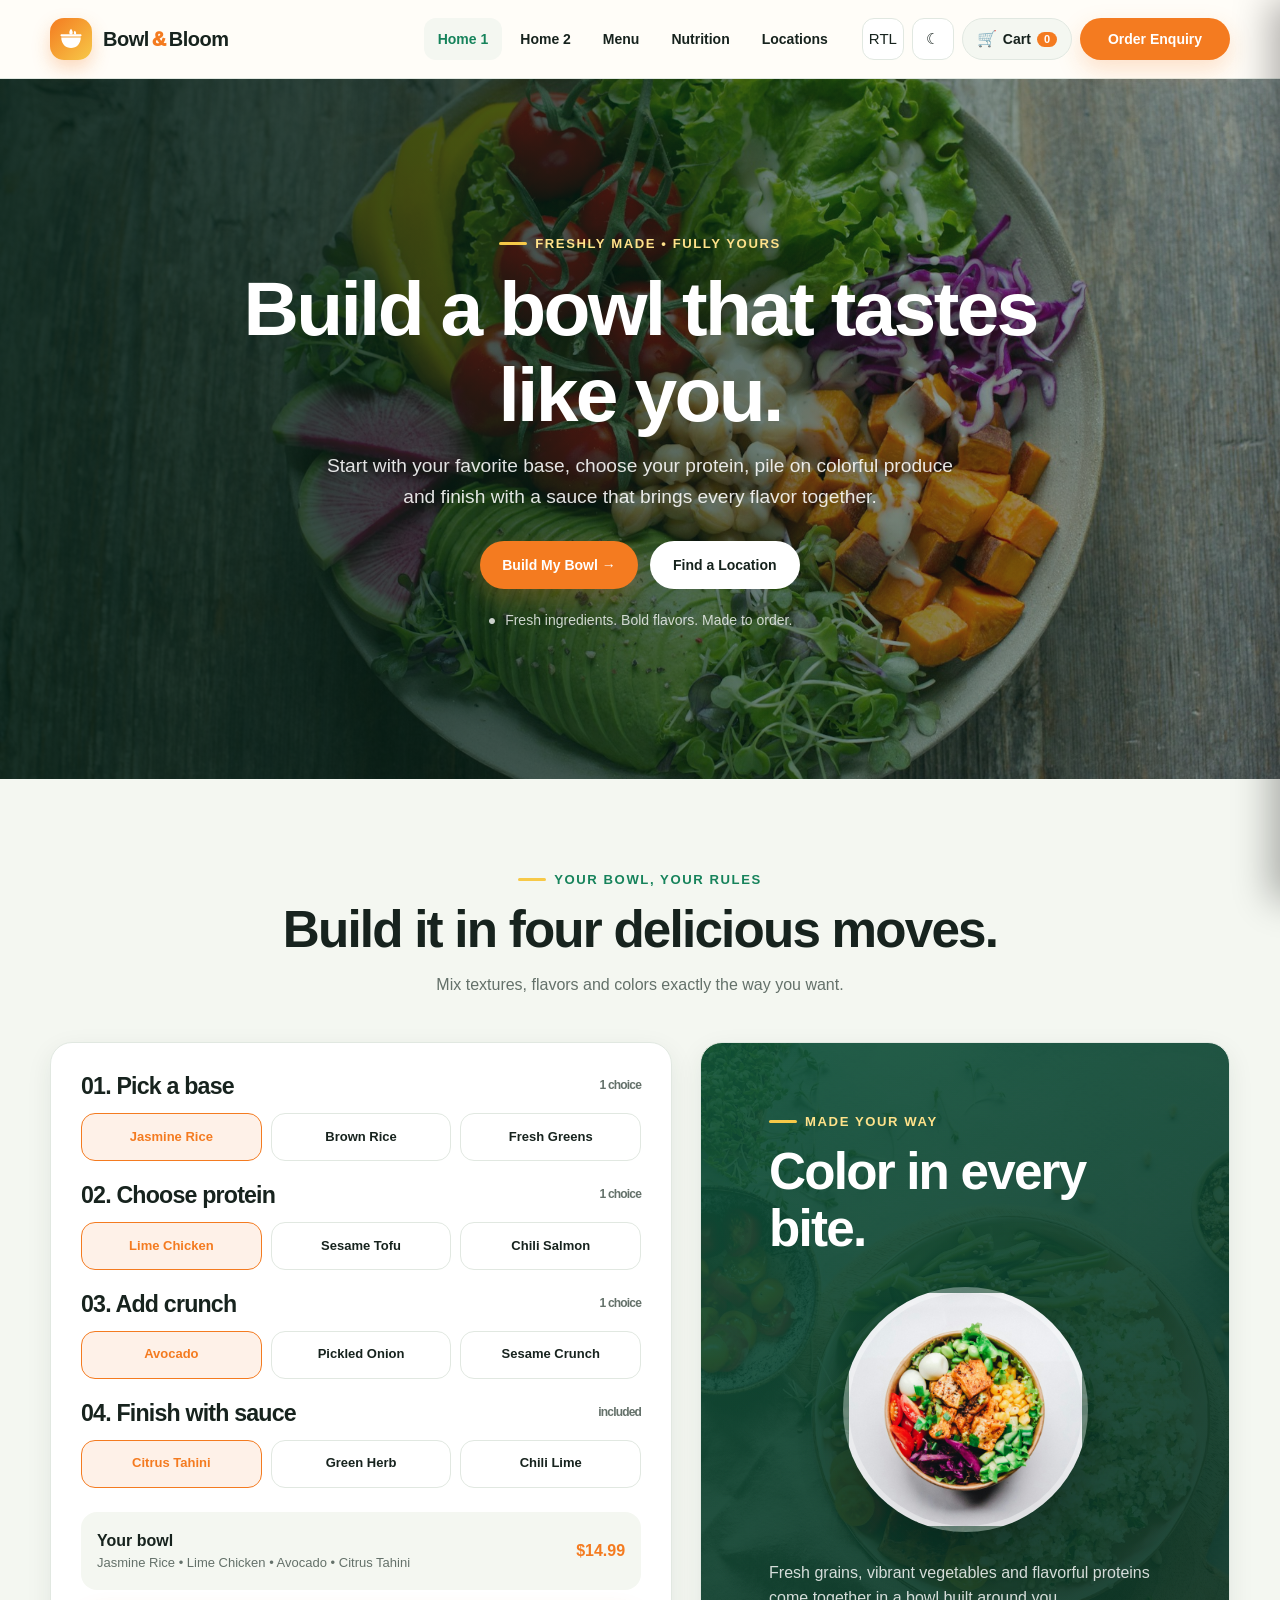
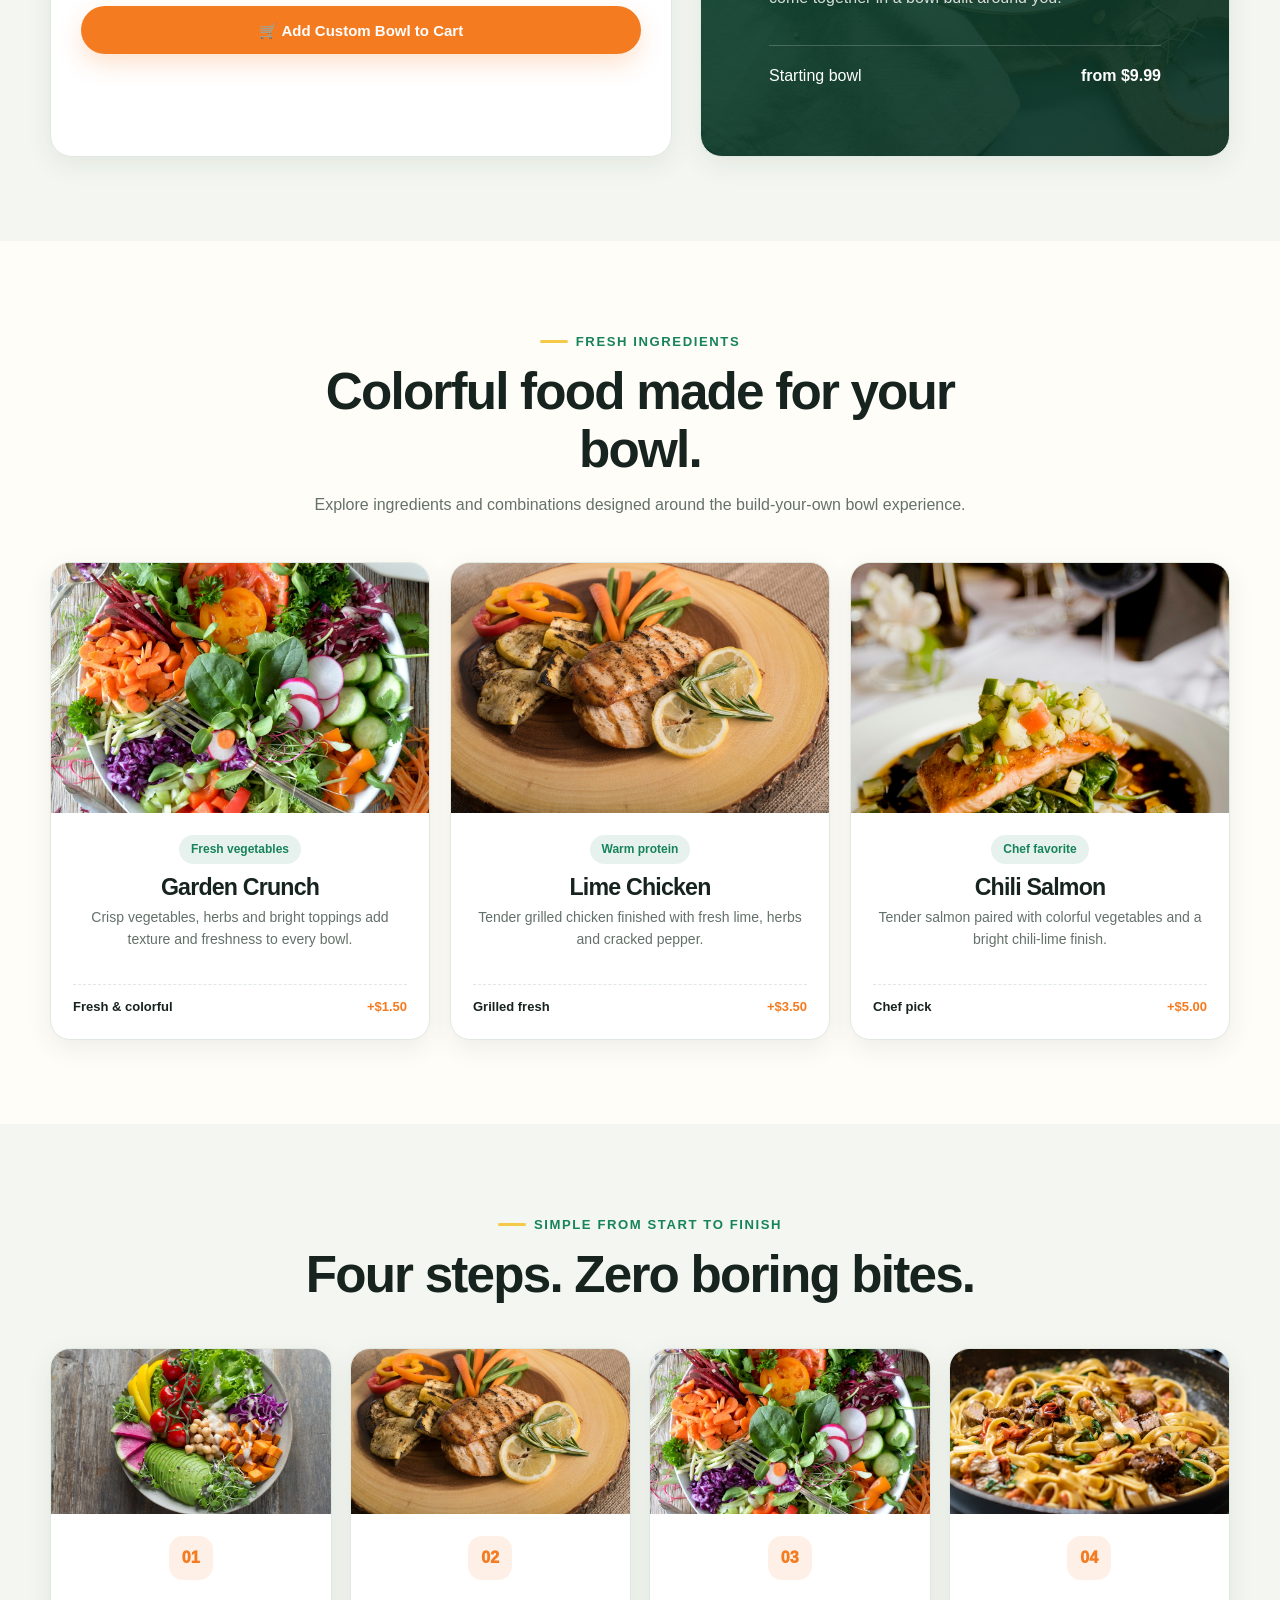
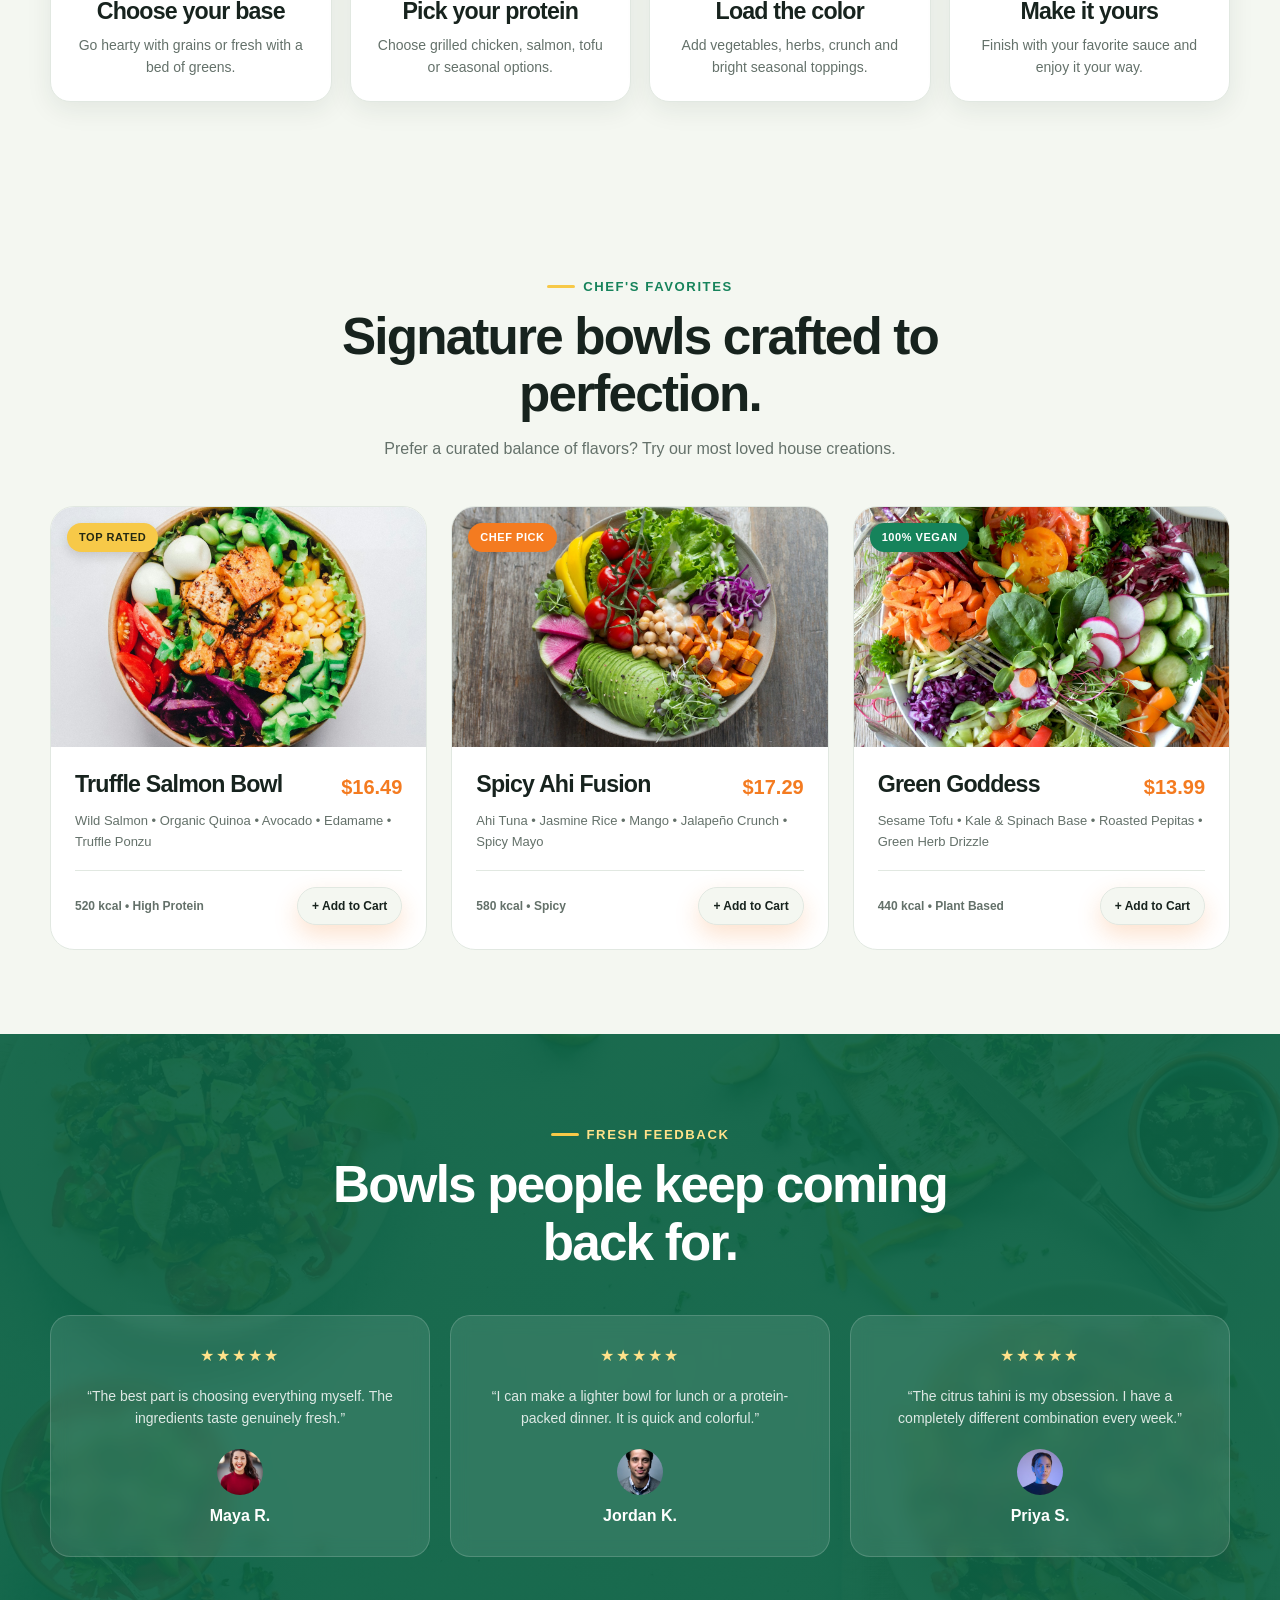
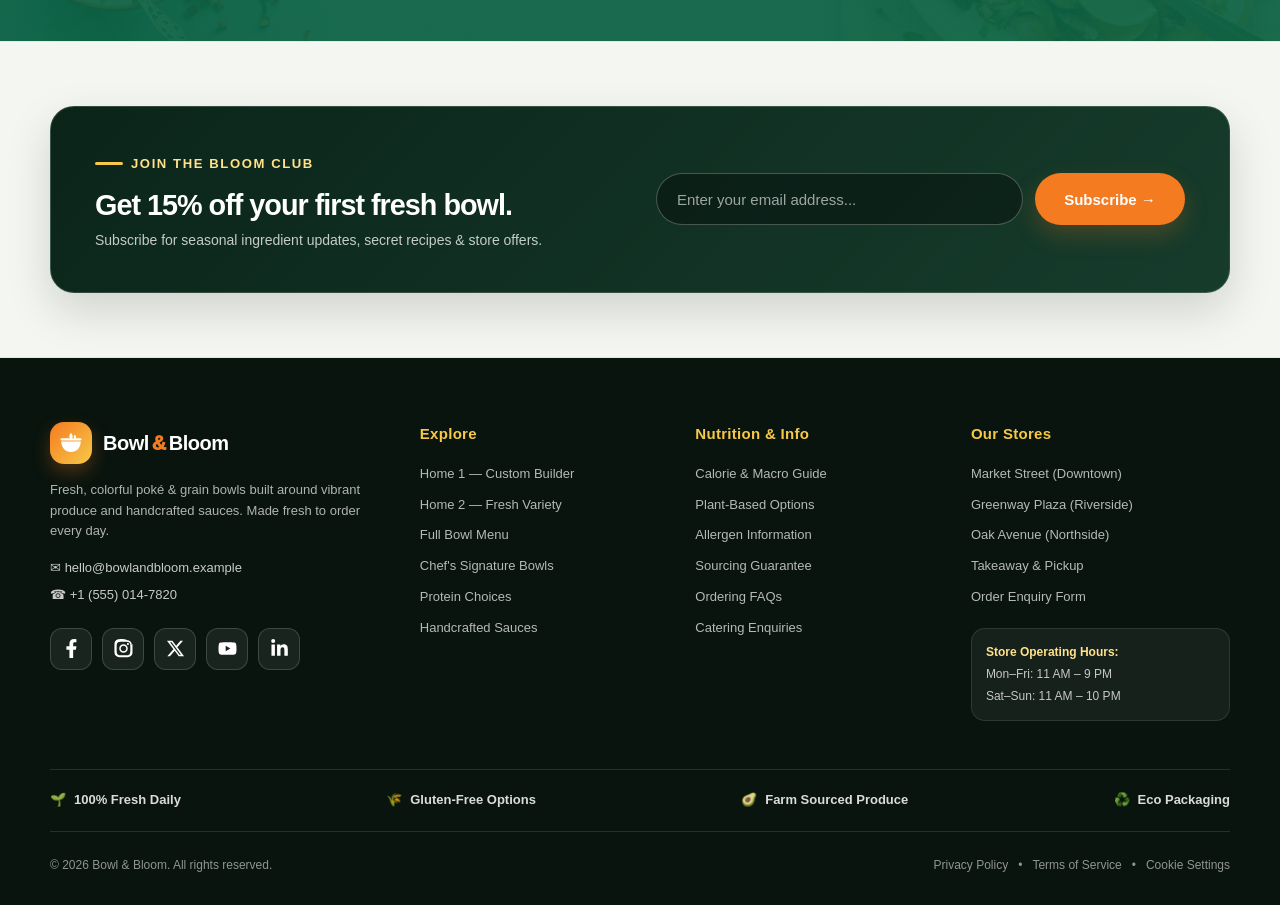
<file: index.html>
<!DOCTYPE html>
<html lang="en" dir="ltr">
<head>
  <meta charset="UTF-8">
  <meta name="viewport" content="width=device-width, initial-scale=1.0">
  <meta name="description" content="Bowl & Bloom - Fresh, colorful, customizable bowls made your way.">
  <link rel="icon" type="image/svg+xml" href="data:image/svg+xml,%3Csvg xmlns='http://www.w3.org/2000/svg' viewBox='0 0 32 32'%3E%3Cdefs%3E%3ClinearGradient id='g' x1='0' y1='0' x2='32' y2='32' gradientUnits='userSpaceOnUse'%3E%3Cstop stop-color='%23f47b20'/%3E%3Cstop offset='1' stop-color='%23f7c948'/%3E%3C/linearGradient%3E%3C/defs%3E%3Crect width='32' height='32' rx='9' fill='url(%23g)'/%3E%3Cpath d='M4 14C4 21.732 9.373 27 16 27C22.627 27 28 21.732 28 14H4Z' fill='%23FFFFFF'/%3E%3Cpath d='M3 11.5C3 10.672 3.672 10 4.5 10H27.5C28.328 10 29 10.672 29 11.5C29 12.328 28.328 13 27.5 13H4.5C3.672 13 3 12.328 3 11.5Z' fill='%23FFFFFF'/%3E%3Cpath d='M16 3.5C13.2 7 13.2 10 16 10.8C18.8 10 18.8 7 16 3.5Z' fill='%23FFFFFF'/%3E%3Cpath d='M20.5 5.8C18.5 8.2 19.5 10.5 22 10.5C23 8.2 21.5 6.3 20.5 5.8Z' fill='%23FFFFFF'/%3E%3C/svg%3E">
  <title>Bowl & Bloom | Build Your Bowl</title>
  <link rel="stylesheet" href="css/style.css">
</head>
<body>
  <!-- =========================================================
  HEADER
  ========================================================= -->
  <header class="site-header">
    <div class="container navbar">
      <a class="logo" href="index.html" aria-label="Bowl & Bloom Home">
        <span class="logo-mark" aria-hidden="true">
          <svg viewBox="0 0 32 32" fill="none" xmlns="http://www.w3.org/2000/svg">
            <path d="M4 14C4 21.732 9.373 27 16 27C22.627 27 28 21.732 28 14H4Z" fill="#FFFFFF"/>
            <path d="M3 11.5C3 10.672 3.672 10 4.5 10H27.5C28.328 10 29 10.672 29 11.5C29 12.328 28.328 13 27.5 13H4.5C3.672 13 3 12.328 3 11.5Z" fill="#FFFFFF"/>
            <path d="M16 3.5C13.2 7 13.2 10 16 10.8C18.8 10 18.8 7 16 3.5Z" fill="#FFFFFF"/>
            <path d="M20.5 5.8C18.5 8.2 19.5 10.5 22 10.5C23 8.2 21.5 6.3 20.5 5.8Z" fill="#FFFFFF"/>
          </svg>
        </span>
        <span>Bowl<span class="logo-text-accent">&amp;</span>Bloom</span>
      </a>
      <nav class="nav-menu" id="navMenu" aria-label="Main navigation">
        <a class="nav-link active" href="index.html">Home 1</a>
        <a class="nav-link" href="home2.html">Home 2</a>
        <a class="nav-link" href="menu.html">Menu</a>
        <a class="nav-link" href="nutrition.html">Nutrition</a>
        <a class="nav-link" href="locations.html">Locations</a>
        <div class="nav-controls">
          <button class="rtl-toggle" id="rtlToggle" type="button">RTL</button>
          <button class="theme-toggle" id="themeToggle" type="button">
            <span id="themeIcon">☾</span>
          </button>
          <button class="cart-btn" id="cartBtn" type="button" aria-label="View Cart">
            <span class="cart-icon">🛒</span>
            <span class="cart-text">Cart</span>
            <span class="cart-badge" id="cartBadge">0</span>
          </button>
          <a class="btn btn-primary" href="contact.html">Order Enquiry</a>
        </div>
      </nav>
      <button class="menu-toggle" id="menuToggle" type="button" aria-expanded="false" aria-label="Toggle Navigation">
        ☰
      </button>
    </div>
  </header>

  <!-- =========================================================
  MAIN CONTENT: HOME 1
  ========================================================= -->
  <main class="page fade-page" id="home1">
    <!-- HERO -->
    <section class="hero">
      <div class="container">
        <div class="hero-content reveal">
          <div class="eyebrow">
            Freshly made • Fully yours
          </div>
          <h1>
            Build a bowl that tastes like you.
          </h1>
          <p>
            Start with your favorite base, choose your protein,
            pile on colorful produce and finish with a sauce
            that brings every flavor together.
          </p>
          <div class="hero-actions">
            <a href="menu.html" class="btn btn-primary">
              Build My Bowl →
            </a>
            <a href="locations.html" class="btn btn-light">
              Find a Location
            </a>
          </div>
          <div class="hero-note">
            <span>●</span>
            Fresh ingredients. Bold flavors. Made to order.
          </div>
        </div>
      </div>
    </section>

    <!-- BOWL BUILDER -->
    <section class="section bowl-builder">
      <div class="container">
        <div class="section-head reveal">
          <div class="eyebrow">
            Your bowl, your rules
          </div>
          <h2>
            Build it in four delicious moves.
          </h2>
          <p class="muted">
            Mix textures, flavors and colors exactly the way you want.
          </p>
        </div>
        <div class="builder-grid">
          <div class="builder-card reveal">
            <div class="builder-options">
              <div class="option-group">
                <h3>
                  01. Pick a base
                  <small>1 choice</small>
                </h3>
                <div class="option-grid" data-group="base">
                  <button class="option selected" type="button" data-name="Jasmine Rice" data-price="0">
                    Jasmine Rice
                  </button>
                  <button class="option" type="button" data-name="Brown Rice" data-price="0">
                    Brown Rice
                  </button>
                  <button class="option" type="button" data-name="Fresh Greens" data-price="0">
                    Fresh Greens
                  </button>
                </div>
              </div>
              <div class="option-group">
                <h3>
                  02. Choose protein
                  <small>1 choice</small>
                </h3>
                <div class="option-grid" data-group="protein">
                  <button class="option selected" type="button" data-name="Lime Chicken" data-price="3.5">
                    Lime Chicken
                  </button>
                  <button class="option" type="button" data-name="Sesame Tofu" data-price="2.5">
                    Sesame Tofu
                  </button>
                  <button class="option" type="button" data-name="Chili Salmon" data-price="5">
                    Chili Salmon
                  </button>
                </div>
              </div>
              <div class="option-group">
                <h3>
                  03. Add crunch
                  <small>1 choice</small>
                </h3>
                <div class="option-grid" data-group="topping">
                  <button class="option selected" type="button" data-name="Avocado" data-price="1.5">
                    Avocado
                  </button>
                  <button class="option" type="button" data-name="Pickled Onion" data-price=".75">
                    Pickled Onion
                  </button>
                  <button class="option" type="button" data-name="Sesame Crunch" data-price=".75">
                    Sesame Crunch
                  </button>
                </div>
              </div>
              <div class="option-group">
                <h3>
                  04. Finish with sauce
                  <small>included</small>
                </h3>
                <div class="option-grid" data-group="sauce">
                  <button class="option selected" type="button" data-name="Citrus Tahini" data-price="0">
                    Citrus Tahini
                  </button>
                  <button class="option" type="button" data-name="Green Herb" data-price="0">
                    Green Herb
                  </button>
                  <button class="option" type="button" data-name="Chili Lime" data-price="0">
                    Chili Lime
                  </button>
                </div>
              </div>
            </div>
            <div class="builder-result">
              <div>
                <strong>Your bowl</strong>
                <div class="muted" id="bowlSummary">
                  Jasmine Rice • Lime Chicken • Avocado • Citrus Tahini
                </div>
              </div>
              <strong class="price" id="bowlPrice">
                $14.99
              </strong>
            </div>
            <button class="btn btn-primary" id="addCustomBowlBtn" type="button" style="width:100%; margin-top:16px; font-size:15px;">
              🛒 Add Custom Bowl to Cart
            </button>
          </div>
          <div class="builder-card bowl-preview reveal">
            <div class="bowl-preview-content">
              <div class="eyebrow">
                Made your way
              </div>
              <h2>
                Color in every bite.
              </h2>
              <div class="bowl-visual float-animation"></div>
              <p>
                Fresh grains, vibrant vegetables and flavorful proteins
                come together in a bowl built around you.
              </p>
              <div class="preview-total">
                <span>Starting bowl</span>
                <strong>from $9.99</strong>
              </div>
            </div>
          </div>
        </div>
      </div>
    </section>

    <!-- FOOD CARDS -->
    <section class="section color-section">
      <div class="container">
        <div class="section-head reveal">
          <div class="eyebrow">
            Fresh ingredients
          </div>
          <h2>
            Colorful food made for your bowl.
          </h2>
          <p class="muted">
            Explore ingredients and combinations designed around
            the build-your-own bowl experience.
          </p>
        </div>
        <div class="color-grid">
          <article class="food-card reveal image-hover">
            <img class="food-image" src="assets/images/food-garden-crunch.jpg" alt="Fresh colorful vegetables" loading="lazy">
            <div class="food-body">
              <span class="tag">Fresh vegetables</span>
              <h3>Garden Crunch</h3>
              <p class="muted">
                Crisp vegetables, herbs and bright toppings add
                texture and freshness to every bowl.
              </p>
              <div class="food-meta">
                <span>Fresh & colorful</span>
                <span class="price">+$1.50</span>
              </div>
            </div>
          </article>
          <article class="food-card reveal image-hover">
            <img class="food-image" src="assets/images/food-lime-chicken.jpg" alt="Grilled lime chicken" loading="lazy">
            <div class="food-body">
              <span class="tag">Warm protein</span>
              <h3>Lime Chicken</h3>
              <p class="muted">
                Tender grilled chicken finished with fresh lime,
                herbs and cracked pepper.
              </p>
              <div class="food-meta">
                <span>Grilled fresh</span>
                <span class="price">+$3.50</span>
              </div>
            </div>
          </article>
          <article class="food-card reveal image-hover">
            <img class="food-image" src="assets/images/food-chili-salmon.jpg" alt="Fresh salmon bowl" loading="lazy">
            <div class="food-body">
              <span class="tag">Chef favorite</span>
              <h3>Chili Salmon</h3>
              <p class="muted">
                Tender salmon paired with colorful vegetables
                and a bright chili-lime finish.
              </p>
              <div class="food-meta">
                <span>Chef pick</span>
                <span class="price">+$5.00</span>
              </div>
            </div>
          </article>
        </div>
      </div>
    </section>

    <!-- FOUR STEPS -->
    <section class="section steps-section">
      <div class="container">
        <div class="section-head reveal">
          <div class="eyebrow">
            Simple from start to finish
          </div>
          <h2>
            Four steps. Zero boring bites.
          </h2>
        </div>
        <div class="steps-grid">
          <!-- STEP 1 -->
          <article class="step card-hover reveal">
            <img class="step-image" src="assets/images/step-1-base.jpg" alt="Fresh leafy greens and vegetables" loading="lazy">
            <div class="step-body">
              <div class="step-num">01</div>
              <h3>Choose your base</h3>
              <p>Go hearty with grains or fresh with a bed of greens.</p>
            </div>
          </article>
          <!-- STEP 2 -->
          <article class="step card-hover reveal">
            <img class="step-image" src="assets/images/step-2-protein.jpg" alt="Fresh grilled chicken protein" loading="lazy">
            <div class="step-body">
              <div class="step-num">02</div>
              <h3>Pick your protein</h3>
              <p>Choose grilled chicken, salmon, tofu or seasonal options.</p>
            </div>
          </article>
          <!-- STEP 3 -->
          <article class="step card-hover reveal">
            <img class="step-image" src="assets/images/step-3-toppings.jpg" alt="Colorful fresh vegetables and toppings" loading="lazy">
            <div class="step-body">
              <div class="step-num">03</div>
              <h3>Load the color</h3>
              <p>Add vegetables, herbs, crunch and bright seasonal toppings.</p>
            </div>
          </article>
          <!-- STEP 4 -->
          <article class="step card-hover reveal">
            <img class="step-image" src="assets/images/step-4-sauce.jpg" alt="Fresh sauce and finished bowl" loading="lazy">
            <div class="step-body">
              <div class="step-num">04</div>
              <h3>Make it yours</h3>
              <p>Finish with your favorite sauce and enjoy it your way.</p>
            </div>
          </article>
        </div>
      </div>
    </section>

    <!-- SIGNATURE CREATIONS -->
    <section class="section signature-section">
      <div class="container">
        <div class="section-head reveal">
          <div class="eyebrow">
            Chef's Favorites
          </div>
          <h2>
            Signature bowls crafted to perfection.
          </h2>
          <p class="muted">
            Prefer a curated balance of flavors? Try our most loved house creations.
          </p>
        </div>
        <div class="signature-grid">
          <!-- BOWL 1 -->
          <article class="signature-card card-hover reveal">
            <div class="signature-img-wrap">
              <span class="badge-tag badge-gold">Top Rated</span>
              <img src="assets/images/signature-salmon.jpg" alt="Truffle Ponzu Salmon Bowl" loading="lazy">
            </div>
            <div class="signature-body">
              <div class="signature-title-wrap">
                <h3>Truffle Salmon Bowl</h3>
                <span class="signature-price">$16.49</span>
              </div>
              <p class="signature-ingredients">
                Wild Salmon • Organic Quinoa • Avocado • Edamame • Truffle Ponzu
              </p>
              <div class="signature-footer">
                <span class="signature-cal">520 kcal • High Protein</span>
                <button type="button" class="btn btn-primary btn-add-cart" data-name="Truffle Salmon Bowl" data-price="16.49" data-img="assets/images/signature-salmon.jpg" style="min-width:auto; height:38px; padding:0 14px; font-size:12px;">+ Add to Cart</button>
              </div>
            </div>
          </article>
          <!-- BOWL 2 -->
          <article class="signature-card card-hover reveal">
            <div class="signature-img-wrap">
              <span class="badge-tag badge-orange">Chef Pick</span>
              <img src="assets/images/signature-tuna.jpg" alt="Spicy Ahi Fusion Bowl" loading="lazy">
            </div>
            <div class="signature-body">
              <div class="signature-title-wrap">
                <h3>Spicy Ahi Fusion</h3>
                <span class="signature-price">$17.29</span>
              </div>
              <p class="signature-ingredients">
                Ahi Tuna • Jasmine Rice • Mango • Jalapeño Crunch • Spicy Mayo
              </p>
              <div class="signature-footer">
                <span class="signature-cal">580 kcal • Spicy</span>
                <button type="button" class="btn btn-primary btn-add-cart" data-name="Spicy Ahi Fusion" data-price="17.29" data-img="assets/images/signature-tuna.jpg" style="min-width:auto; height:38px; padding:0 14px; font-size:12px;">+ Add to Cart</button>
              </div>
            </div>
          </article>
          <!-- BOWL 3 -->
          <article class="signature-card card-hover reveal">
            <div class="signature-img-wrap">
              <span class="badge-tag badge-green">100% Vegan</span>
              <img src="assets/images/signature-goddess.jpg" alt="Zen Green Goddess Bowl" loading="lazy">
            </div>
            <div class="signature-body">
              <div class="signature-title-wrap">
                <h3>Green Goddess</h3>
                <span class="signature-price">$13.99</span>
              </div>
              <p class="signature-ingredients">
                Sesame Tofu • Kale & Spinach Base • Roasted Pepitas • Green Herb Drizzle
              </p>
              <div class="signature-footer">
                <span class="signature-cal">440 kcal • Plant Based</span>
                <button type="button" class="btn btn-primary btn-add-cart" data-name="Green Goddess Bowl" data-price="13.99" data-img="assets/images/signature-goddess.jpg" style="min-width:auto; height:38px; padding:0 14px; font-size:12px;">+ Add to Cart</button>
              </div>
            </div>
          </article>
        </div>
      </div>
    </section>

    <!-- TESTIMONIALS -->
    <section class="section testimonial-section">
      <div class="container">
        <div class="section-head reveal">
          <div class="eyebrow">
            Fresh feedback
          </div>
          <h2>
            Bowls people keep coming back for.
          </h2>
        </div>
        <div class="testimonial-grid">
          <article class="quote-card reveal">
            <div class="stars">★★★★★</div>
            <p>
              “The best part is choosing everything myself.
              The ingredients taste genuinely fresh.”
            </p>
            <div class="person">
              <img class="avatar" src="assets/images/avatar-maya.jpg" alt="Customer Maya" loading="lazy">
              <strong>Maya R.</strong>
            </div>
          </article>
          <article class="quote-card reveal">
            <div class="stars">★★★★★</div>
            <p>
              “I can make a lighter bowl for lunch or a protein-packed
              dinner. It is quick and colorful.”
            </p>
            <div class="person">
              <img class="avatar" src="assets/images/avatar-jordan.jpg" alt="Customer Jordan" loading="lazy">
              <strong>Jordan K.</strong>
            </div>
          </article>
          <article class="quote-card reveal">
            <div class="stars">★★★★★</div>
            <p>
              “The citrus tahini is my obsession. I have a completely
              different combination every week.”
            </p>
            <div class="person">
              <img class="avatar" src="assets/images/avatar-priya.jpg" alt="Customer Priya" loading="lazy">
              <strong>Priya S.</strong>
            </div>
          </article>
        </div>
      </div>
    </section>
    <!-- NEWSLETTER SECTION -->
    <section class="section newsletter-section">
      <div class="container">
        <div class="footer-newsletter reveal">
          <div class="footer-news-copy">
            <span class="eyebrow" style="color:#ffe28a;">Join the Bloom Club</span>
            <h3>Get 15% off your first fresh bowl.</h3>
            <p>Subscribe for seasonal ingredient updates, secret recipes & store offers.</p>
          </div>
          <form class="footer-news-form" id="newsletterForm" onsubmit="event.preventDefault(); this.querySelector('.news-thanks').style.display='block'; this.reset();">
            <div class="news-input-wrap">
              <input type="email" placeholder="Enter your email address..." required aria-label="Email address">
              <button type="submit" class="btn btn-primary">Subscribe →</button>
            </div>
            <div class="news-thanks" style="display:none; margin-top:8px; font-size:12px; color:#f7c948; font-weight:800;">
              ✨ Welcome to the Bloom Club! Check your inbox for your 15% off code.
            </div>
          </form>
        </div>
      </div>
    </section>
  </main>

  <!-- =========================================================
  FOOTER
  ========================================================= -->
  <footer class="site-footer">
    <div class="container">
      <!-- MAIN FOOTER GRID -->
      <div class="footer-grid">
        <!-- BRAND COLUMN -->
        <div class="footer-brand">
          <a class="logo footer-logo" href="index.html">
            <span class="logo-mark" aria-hidden="true">
              <svg viewBox="0 0 32 32" fill="none" xmlns="http://www.w3.org/2000/svg">
                <path d="M4 14C4 21.732 9.373 27 16 27C22.627 27 28 21.732 28 14H4Z" fill="#FFFFFF"/>
                <path d="M3 11.5C3 10.672 3.672 10 4.5 10H27.5C28.328 10 29 10.672 29 11.5C29 12.328 28.328 13 27.5 13H4.5C3.672 13 3 12.328 3 11.5Z" fill="#FFFFFF"/>
                <path d="M16 3.5C13.2 7 13.2 10 16 10.8C18.8 10 18.8 7 16 3.5Z" fill="#FFFFFF"/>
                <path d="M20.5 5.8C18.5 8.2 19.5 10.5 22 10.5C23 8.2 21.5 6.3 20.5 5.8Z" fill="#FFFFFF"/>
              </svg>
            </span>
            <span>Bowl<span class="logo-text-accent">&amp;</span>Bloom</span>
          </a>
          <p class="footer-bio">
            Fresh, colorful poké &amp; grain bowls built around vibrant produce and handcrafted sauces. Made fresh to order every day.
          </p>
          <div class="footer-contact-mini">
            <div><span>✉</span> <a href="mailto:hello@bowlandbloom.example">hello@bowlandbloom.example</a></div>
            <div><span>☎</span> <span>+1 (555) 014-7820</span></div>
          </div>
          <div class="footer-social" aria-label="Social media links">
            <a class="social-link" href="#" aria-label="Facebook" title="Facebook">
              <svg viewBox="0 0 320 512" aria-hidden="true"><path d="M279.14 288l14.22-92.66h-88.91V127.2c0-25.35 12.42-42.48 48.24-42.48H293V6.26S259.43 0 225.36 0c-73.22 0-121.08 44.38-121.08 124.72v70.62H22.89V288h81.39v224h100.17V288z"/></svg>
            </a>
            <a class="social-link" href="#" aria-label="Instagram" title="Instagram">
              <svg viewBox="0 0 448 512" aria-hidden="true"><path d="M224.1 141c-63.6 0-114.9 51.3-114.9 114.9s51.3 114.9 114.9 114.9S339 319.5 339 255.9 287.7 141 224.1 141zm0 189.6c-41.1 0-74.7-33.5-74.7-74.7s33.5-74.7 74.7-74.7 74.7 33.5 74.7 74.7-33.6 74.7-74.7 74.7zm146.4-194.3c0 14.9-12 26.8-26.8 26.8-14.9 0-26.8-12-26.8-26.8s12-26.8 26.8-26.8 26.8 12 26.8 26.8zm76.1 27.2c-1.7-35.9-9.9-67.7-36.2-93.9-26.2-26.2-58-34.4-93.9-36.2C293.7 1.7 154.3 1.7 111.5 3.4 75.6 5.1 43.8 13.3 17.6 39.6-8.7 65.8-16.9 97.6-18.6 133.5c-1.7 42.8-1.7 182.2 0 225 1.7 35.9 9.9 67.7 36.2 93.9 26.2 26.2 58 34.4 93.9 36.2 42.8 1.7 182.2 1.7 225 0 35.9-1.7 67.7-9.9 93.9-36.2 26.2-26.2 34.4-58 36.2-93.9 1.7-42.8 1.7-182.1 0-224.9zM398.8 388c-7.8 19.6-22.9 34.7-42.6 42.6-29.5 11.7-99.5 9-132.1 9s-102.7 2.6-132.1-9c-19.6-7.8-34.7-22.9-42.6-42.6-11.7-29.5-9-99.5-9-132.1s-2.6-102.7 9-132.1c7.8-19.6 22.9-34.7 42.6-42.6 29.5-11.7 99.5-9 132.1-9s102.7-2.6 132.1 9c19.6 7.8 34.7 22.9 42.6 42.6 11.7 29.5 9 99.5 9 132.1s2.7 102.7-9 132.1z"/></svg>
            </a>
            <a class="social-link" href="#" aria-label="X" title="X">
              <svg viewBox="0 0 512 512" aria-hidden="true"><path d="M389.2 48h70.6L305.6 224.2 486.8 464H345L233.7 318.6 106.5 464H35.8l164.7-188.3L26.4 48H172l100.6 132.9L389.2 48zM364.4 421.8h39.1L151.1 88h-42z"/></svg>
            </a>
            <a class="social-link" href="#" aria-label="YouTube" title="YouTube">
              <svg viewBox="0 0 576 512" aria-hidden="true"><path d="M549.655 124.083c-6.281-23.65-24.787-42.276-48.284-48.597C458.781 64 288 64 288 64S117.22 64 74.629 75.486c-23.497 6.321-42.003 24.947-48.284 48.597-11.412 42.867-11.412 132.305-11.412 132.305s0 89.438 11.412 132.305c6.281 23.65 24.787 41.5 48.284 47.821C117.22 448 288 448 288 448s170.78 0 213.371-11.486c23.497-6.321 42.003-24.171 48.284-47.821 11.412-42.867 11.412-132.305 11.412-132.305s0-89.438-11.412-132.305zm-317.51 213.508V175.185l142.739 81.205-142.739 81.201z"/></svg>
            </a>
            <a class="social-link" href="#" aria-label="LinkedIn" title="LinkedIn">
              <svg viewBox="0 0 448 512" aria-hidden="true"><path d="M100.28 448H7.4V148.9h92.88zm-46.44-340.7C24.09 107.3 0 83.2 0 53.6A53.6 53.6 0 0153.84 0c29.7 0 53.8 24.1 53.8 53.6 0 29.6-24.1 53.7-53.8 53.7zM447.9 448h-92.68V302.4c0-34.7-.7-79.2-48.29-79.2-48.29 0-55.69 37.7-55.69 76.7V448h-92.78V148.9h89.08v40.8h1.3c12.4-23.5 42.69-48.3 87.88-48.3 94 0 111.28 61.9 111.28 142.3V448z"/></svg>
            </a>
          </div>
        </div>

        <!-- EXPLORE COLUMN -->
        <div>
          <div class="footer-title">Explore</div>
          <div class="footer-links">
            <a href="index.html">Home 1 — Custom Builder</a>
            <a href="home2.html">Home 2 — Fresh Variety</a>
            <a href="menu.html">Full Bowl Menu</a>
            <a href="index.html#signature">Chef's Signature Bowls</a>
            <a href="menu.html?filter=protein">Protein Choices</a>
            <a href="menu.html?filter=sauce">Handcrafted Sauces</a>
          </div>
        </div>

        <!-- NUTRITION & INFO COLUMN -->
        <div>
          <div class="footer-title">Nutrition &amp; Info</div>
          <div class="footer-links">
            <a href="nutrition.html">Calorie &amp; Macro Guide</a>
            <a href="nutrition.html">Plant-Based Options</a>
            <a href="nutrition.html">Allergen Information</a>
            <a href="contact.html">Sourcing Guarantee</a>
            <a href="contact.html">Ordering FAQs</a>
            <a href="contact.html">Catering Enquiries</a>
          </div>
        </div>

        <!-- LOCATIONS & HOURS COLUMN -->
        <div>
          <div class="footer-title">Our Stores</div>
          <div class="footer-links">
            <a href="locations.html">Market Street (Downtown)</a>
            <a href="locations.html">Greenway Plaza (Riverside)</a>
            <a href="locations.html">Oak Avenue (Northside)</a>
            <a href="locations.html">Takeaway &amp; Pickup</a>
            <a href="contact.html">Order Enquiry Form</a>
          </div>
          <div class="footer-hours-badge">
            <strong>Store Operating Hours:</strong>
            <span>Mon–Fri: 11 AM – 9 PM</span>
            <span>Sat–Sun: 11 AM – 10 PM</span>
          </div>
        </div>
      </div>

      <!-- QUALITY BADGES ROW -->
      <div class="footer-badges">
        <div class="footer-badge-item"><span>🌱</span> 100% Fresh Daily</div>
        <div class="footer-badge-item"><span>🌾</span> Gluten-Free Options</div>
        <div class="footer-badge-item"><span>🥑</span> Farm Sourced Produce</div>
        <div class="footer-badge-item"><span>♻️</span> Eco Packaging</div>
      </div>

      <!-- FOOTER BOTTOM -->
      <div class="footer-bottom">
        <span>© 2026 Bowl &amp; Bloom. All rights reserved.</span>
        <div class="footer-bottom-links">
          <a href="#">Privacy Policy</a>
          <span>•</span>
          <a href="#">Terms of Service</a>
          <span>•</span>
          <a href="#">Cookie Settings</a>
        </div>
      </div>
    </div>
  </footer>

  <script src="js/main.js"></script>
</body>
</html>
</file>
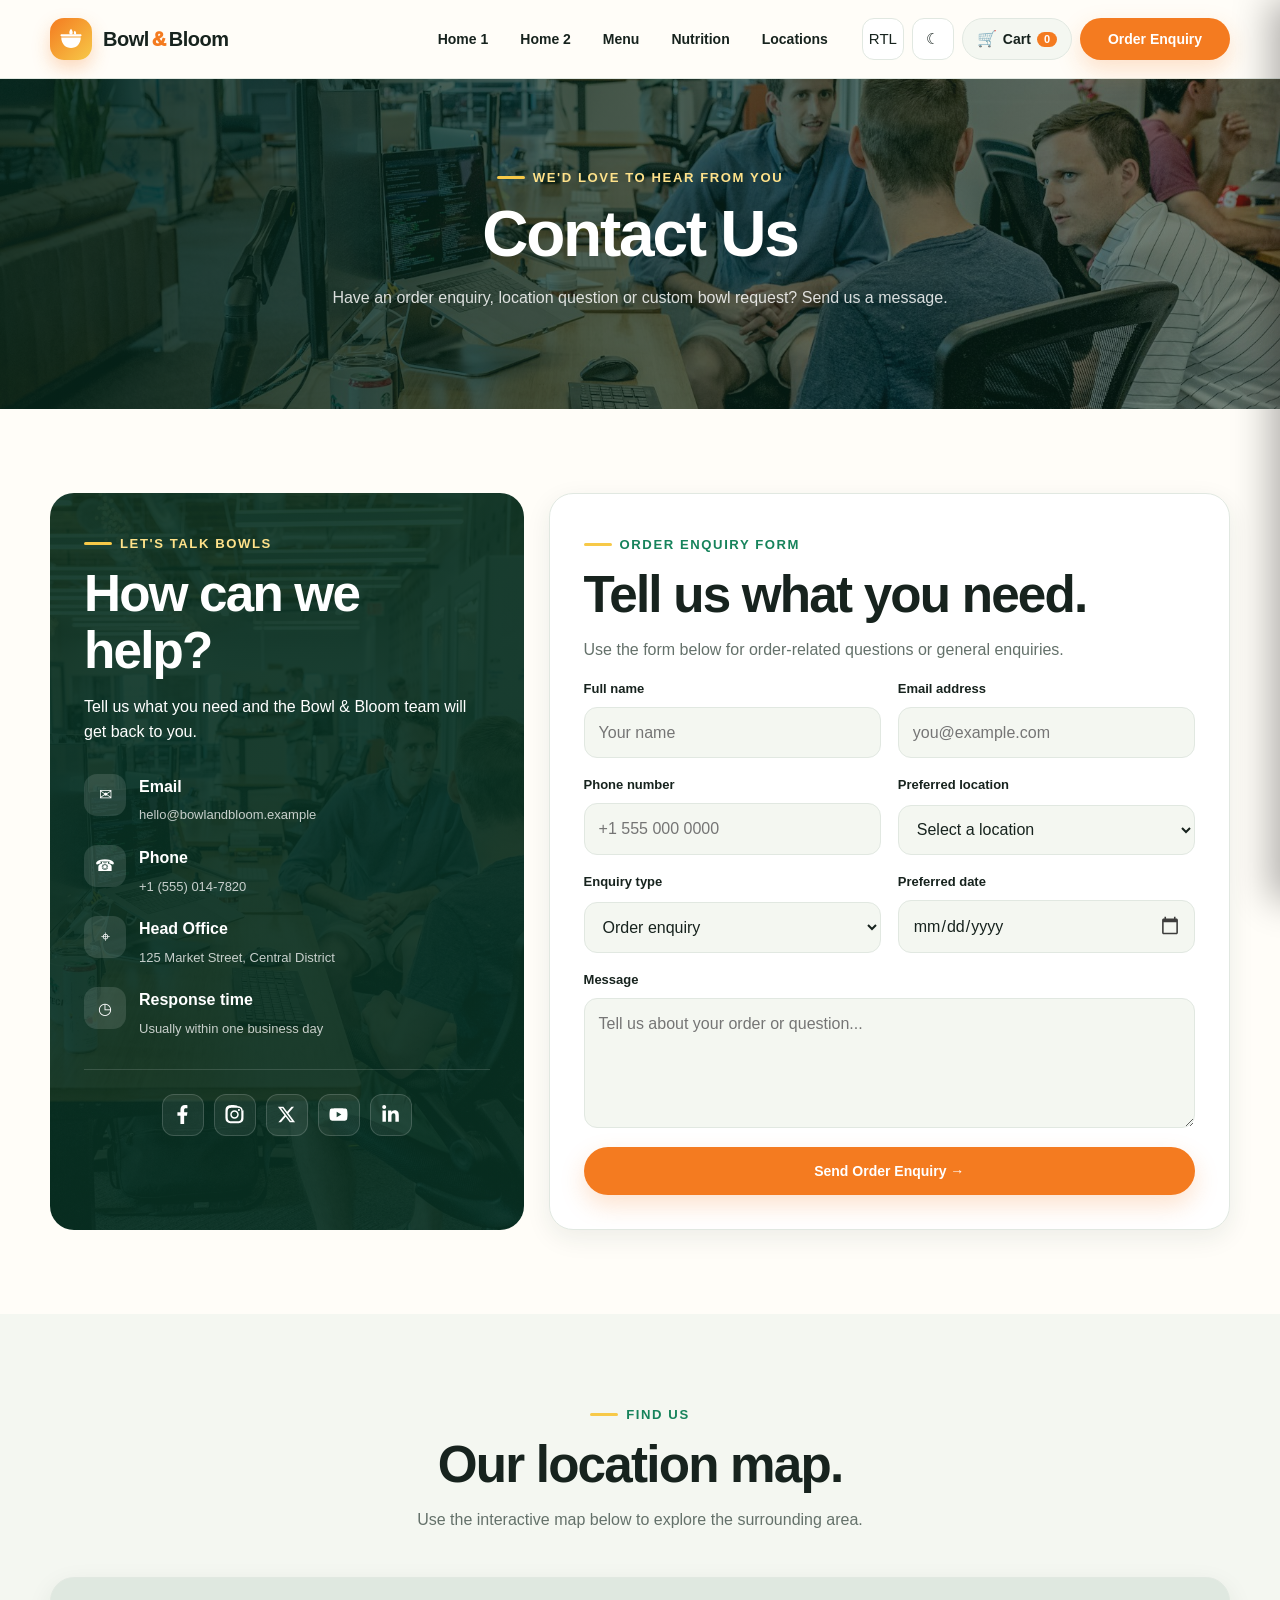
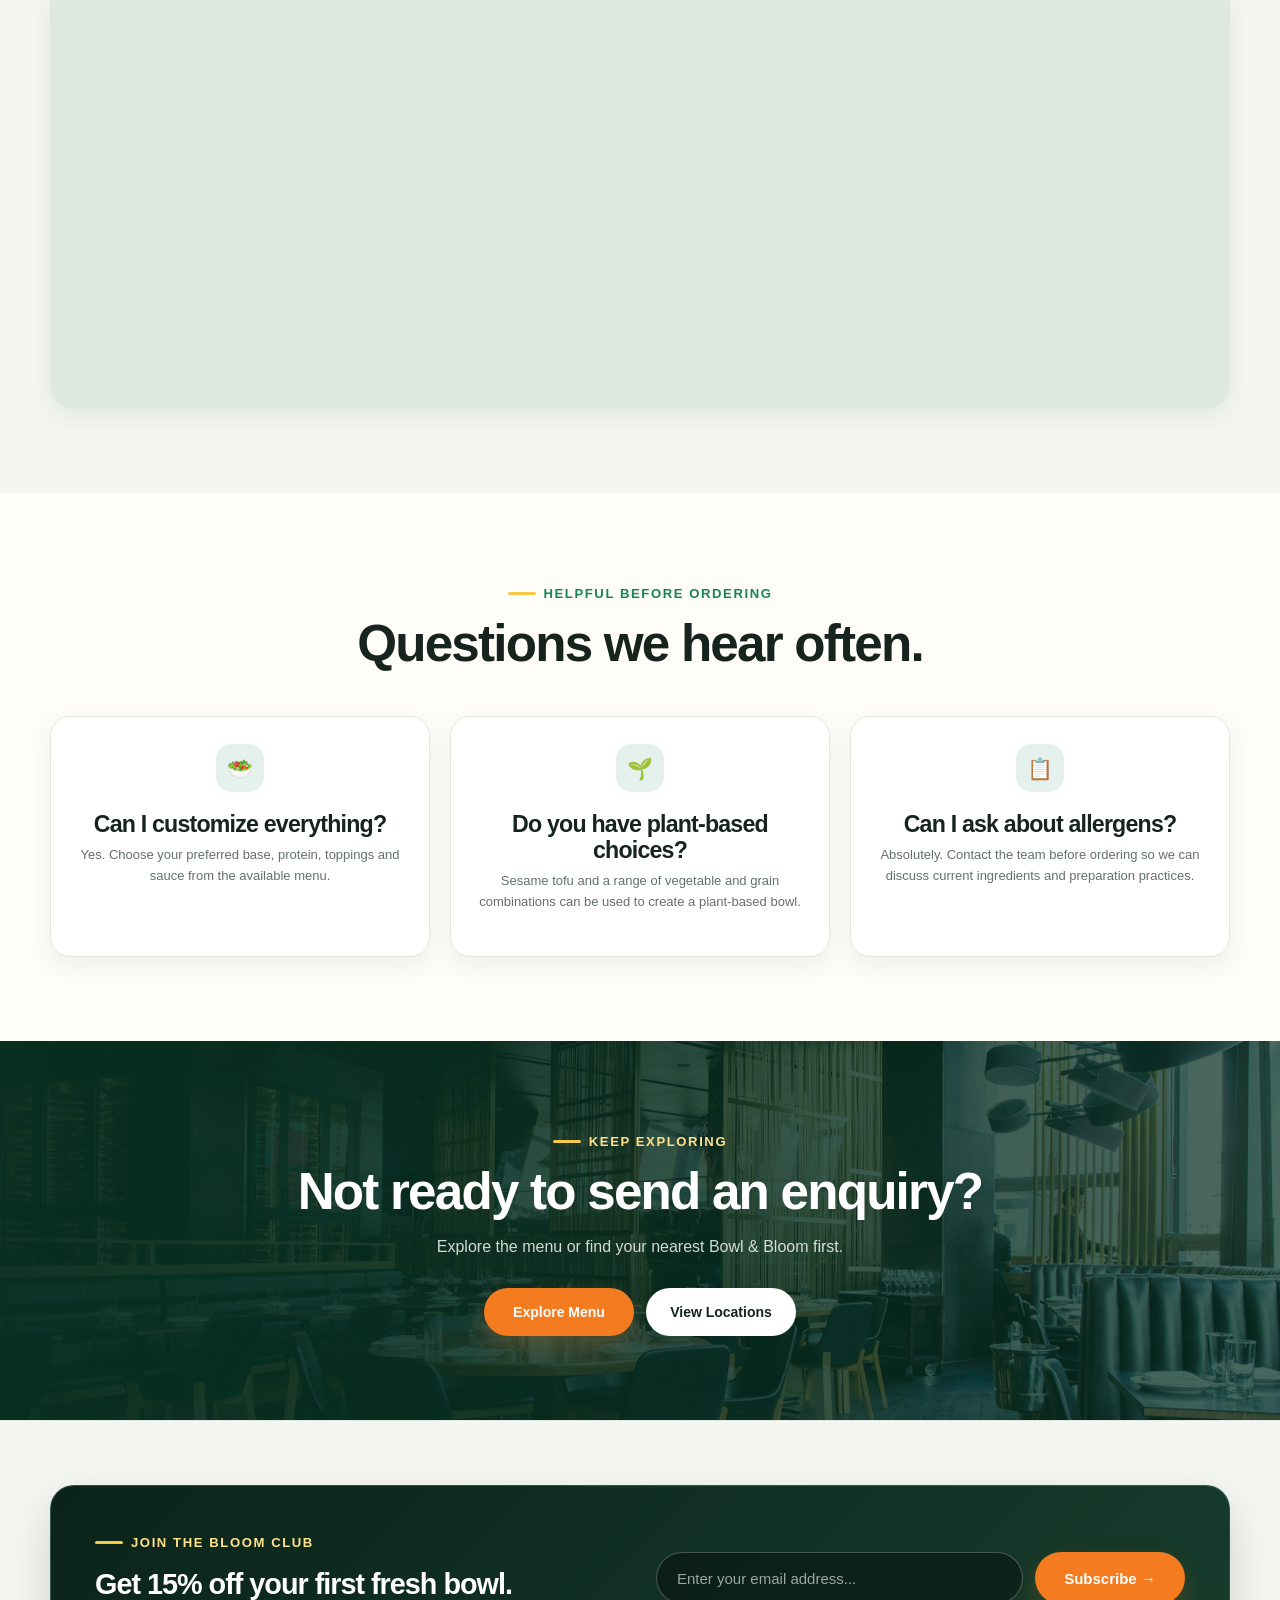
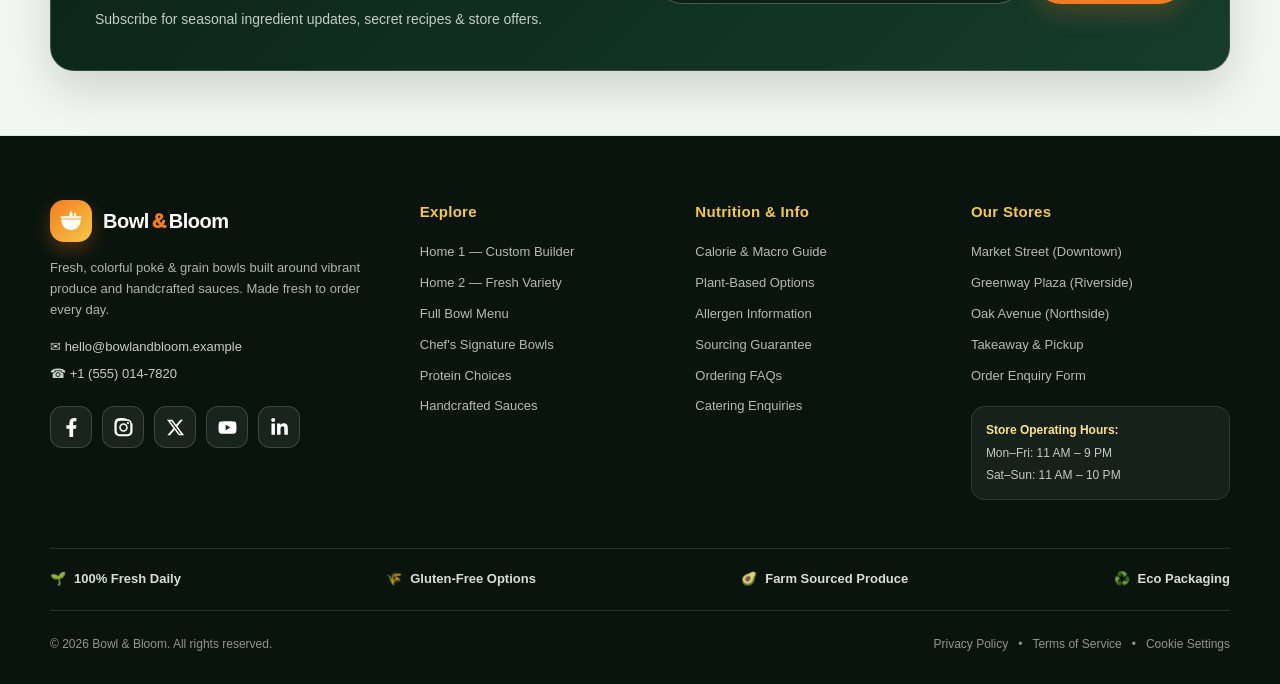
<file: contact.html>
<!DOCTYPE html>
<html lang="en" dir="ltr">
<head>
  <meta charset="UTF-8">
  <meta name="viewport" content="width=device-width, initial-scale=1.0">
  <meta name="description" content="Contact Bowl & Bloom - Send an order enquiry, ask about ingredients or reach out to our team.">
  <link rel="icon" type="image/svg+xml" href="data:image/svg+xml,%3Csvg xmlns='http://www.w3.org/2000/svg' viewBox='0 0 32 32'%3E%3Cdefs%3E%3ClinearGradient id='g' x1='0' y1='0' x2='32' y2='32' gradientUnits='userSpaceOnUse'%3E%3Cstop stop-color='%23f47b20'/%3E%3Cstop offset='1' stop-color='%23f7c948'/%3E%3C/linearGradient%3E%3C/defs%3E%3Crect width='32' height='32' rx='9' fill='url(%23g)'/%3E%3Cpath d='M4 14C4 21.732 9.373 27 16 27C22.627 27 28 21.732 28 14H4Z' fill='%23FFFFFF'/%3E%3Cpath d='M3 11.5C3 10.672 3.672 10 4.5 10H27.5C28.328 10 29 10.672 29 11.5C29 12.328 28.328 13 27.5 13H4.5C3.672 13 3 12.328 3 11.5Z' fill='%23FFFFFF'/%3E%3Cpath d='M16 3.5C13.2 7 13.2 10 16 10.8C18.8 10 18.8 7 16 3.5Z' fill='%23FFFFFF'/%3E%3Cpath d='M20.5 5.8C18.5 8.2 19.5 10.5 22 10.5C23 8.2 21.5 6.3 20.5 5.8Z' fill='%23FFFFFF'/%3E%3C/svg%3E">
  <title>Bowl & Bloom | Contact Us & Order Enquiry</title>
  <link rel="stylesheet" href="css/style.css">
</head>
<body>
  <!-- =========================================================
  HEADER
  ========================================================= -->
  <header class="site-header">
    <div class="container navbar">
      <a class="logo" href="index.html" aria-label="Bowl & Bloom Home">
        <span class="logo-mark" aria-hidden="true">
          <svg viewBox="0 0 32 32" fill="none" xmlns="http://www.w3.org/2000/svg">
            <path d="M4 14C4 21.732 9.373 27 16 27C22.627 27 28 21.732 28 14H4Z" fill="#FFFFFF"/>
            <path d="M3 11.5C3 10.672 3.672 10 4.5 10H27.5C28.328 10 29 10.672 29 11.5C29 12.328 28.328 13 27.5 13H4.5C3.672 13 3 12.328 3 11.5Z" fill="#FFFFFF"/>
            <path d="M16 3.5C13.2 7 13.2 10 16 10.8C18.8 10 18.8 7 16 3.5Z" fill="#FFFFFF"/>
            <path d="M20.5 5.8C18.5 8.2 19.5 10.5 22 10.5C23 8.2 21.5 6.3 20.5 5.8Z" fill="#FFFFFF"/>
          </svg>
        </span>
        <span>Bowl<span class="logo-text-accent">&amp;</span>Bloom</span>
      </a>
      <nav class="nav-menu" id="navMenu" aria-label="Main navigation">
        <a class="nav-link" href="index.html">Home 1</a>
        <a class="nav-link" href="home2.html">Home 2</a>
        <a class="nav-link" href="menu.html">Menu</a>
        <a class="nav-link" href="nutrition.html">Nutrition</a>
        <a class="nav-link" href="locations.html">Locations</a>
        <div class="nav-controls">
          <button class="rtl-toggle" id="rtlToggle" type="button">RTL</button>
          <button class="theme-toggle" id="themeToggle" type="button">
            <span id="themeIcon">☾</span>
          </button>
          <button class="cart-btn" id="cartBtn" type="button" aria-label="View Cart">
            <span class="cart-icon">🛒</span>
            <span class="cart-text">Cart</span>
            <span class="cart-badge" id="cartBadge">0</span>
          </button>
          <a class="btn btn-primary" href="contact.html">Order Enquiry</a>
        </div>
      </nav>
      <button class="menu-toggle" id="menuToggle" type="button" aria-expanded="false" aria-label="Toggle Navigation">
        ☰
      </button>
    </div>
  </header>

  <!-- =========================================================
  MAIN CONTENT: CONTACT
  ========================================================= -->
  <main class="page fade-page" id="contact">
    <!-- PAGE BANNER -->
    <section class="page-banner" style="background-image:url('assets/images/contact-banner.jpg')">
      <div class="container">
        <div class="page-banner-content reveal">
          <div class="eyebrow">
            We'd love to hear from you
          </div>
          <h1>
            Contact Us
          </h1>
          <p>
            Have an order enquiry, location question or custom bowl request?
            Send us a message.
          </p>
        </div>
      </div>
    </section>

    <!-- CONTACT GRID & FORM -->
    <section class="section">
      <div class="container">
        <div class="contact-grid">
          <!-- CONTACT DETAILS -->
          <div class="contact-info reveal">
            <div class="eyebrow">
              Let's talk bowls
            </div>
            <h2>
              How can we help?
            </h2>
            <p>
              Tell us what you need and the Bowl & Bloom team
              will get back to you.
            </p>
            <div class="contact-items">
              <div class="contact-item">
                <div class="contact-item-icon">✉</div>
                <div>
                  <strong>Email</strong>
                  <span>
                    <a href="mailto:hello@bowlandbloom.example">hello@bowlandbloom.example</a>
                  </span>
                </div>
              </div>
              <div class="contact-item">
                <div class="contact-item-icon">☎</div>
                <div>
                  <strong>Phone</strong>
                  <span>+1 (555) 014-7820</span>
                </div>
              </div>
              <div class="contact-item">
                <div class="contact-item-icon">⌖</div>
                <div>
                  <strong>Head Office</strong>
                  <span>125 Market Street, Central District</span>
                </div>
              </div>
              <div class="contact-item">
                <div class="contact-item-icon">◷</div>
                <div>
                  <strong>Response time</strong>
                  <span>Usually within one business day</span>
                </div>
              </div>
            </div>
            <div class="contact-social" aria-label="Social media links">
              <a class="social-link" href="#" aria-label="Facebook" title="Facebook">
                <svg viewBox="0 0 320 512" aria-hidden="true"><path d="M279.14 288l14.22-92.66h-88.91V127.2c0-25.35 12.42-42.48 48.24-42.48H293V6.26S259.43 0 225.36 0c-73.22 0-121.08 44.38-121.08 124.72v70.62H22.89V288h81.39v224h100.17V288z"/></svg>
              </a>
              <a class="social-link" href="#" aria-label="Instagram" title="Instagram">
                <svg viewBox="0 0 448 512" aria-hidden="true"><path d="M224.1 141c-63.6 0-114.9 51.3-114.9 114.9s51.3 114.9 114.9 114.9S339 319.5 339 255.9 287.7 141 224.1 141zm0 189.6c-41.1 0-74.7-33.5-74.7-74.7s33.5-74.7 74.7-74.7 74.7 33.5 74.7 74.7-33.6 74.7-74.7 74.7zm146.4-194.3c0 14.9-12 26.8-26.8 26.8-14.9 0-26.8-12-26.8-26.8s12-26.8 26.8-26.8 26.8 12 26.8 26.8zm76.1 27.2c-1.7-35.9-9.9-67.7-36.2-93.9-26.2-26.2-58-34.4-93.9-36.2C293.7 1.7 154.3 1.7 111.5 3.4 75.6 5.1 43.8 13.3 17.6 39.6-8.7 65.8-16.9 97.6-18.6 133.5c-1.7 42.8-1.7 182.2 0 225 1.7 35.9 9.9 67.7 36.2 93.9 26.2 26.2 58 34.4 93.9 36.2 42.8 1.7 182.2 1.7 225 0 35.9-1.7 67.7-9.9 93.9-36.2 26.2-26.2 34.4-58 36.2-93.9 1.7-42.8 1.7-182.1 0-224.9zM398.8 388c-7.8 19.6-22.9 34.7-42.6 42.6-29.5 11.7-99.5 9-132.1 9s-102.7 2.6-132.1-9c-19.6-7.8-34.7-22.9-42.6-42.6-11.7-29.5-9-99.5-9-132.1s-2.6-102.7 9-132.1c7.8-19.6 22.9-34.7 42.6-42.6 29.5-11.7 99.5-9 132.1-9s102.7-2.6 132.1 9c19.6 7.8 34.7 22.9 42.6 42.6 11.7 29.5 9 99.5 9 132.1s2.7 102.7-9 132.1z"/></svg>
              </a>
              <a class="social-link" href="#" aria-label="X" title="X">
                <svg viewBox="0 0 512 512" aria-hidden="true"><path d="M389.2 48h70.6L305.6 224.2 486.8 464H345L233.7 318.6 106.5 464H35.8l164.7-188.3L26.4 48H172l100.6 132.9L389.2 48zM364.4 421.8h39.1L151.1 88h-42z"/></svg>
              </a>
              <a class="social-link" href="#" aria-label="YouTube" title="YouTube">
                <svg viewBox="0 0 576 512" aria-hidden="true"><path d="M549.655 124.083c-6.281-23.65-24.787-42.276-48.284-48.597C458.781 64 288 64 288 64S117.22 64 74.629 75.486c-23.497 6.321-42.003 24.947-48.284 48.597-11.412 42.867-11.412 132.305-11.412 132.305s0 89.438 11.412 132.305c6.281 23.65 24.787 41.5 48.284 47.821C117.22 448 288 448 288 448s170.78 0 213.371-11.486c23.497-6.321 42.003-24.171 48.284-47.821 11.412-42.867 11.412-132.305 11.412-132.305s0-89.438-11.412-132.305zm-317.51 213.508V175.185l142.739 81.205-142.739 81.201z"/></svg>
              </a>
              <a class="social-link" href="#" aria-label="LinkedIn" title="LinkedIn">
                <svg viewBox="0 0 448 512" aria-hidden="true"><path d="M100.28 448H7.4V148.9h92.88zm-46.44-340.7C24.09 107.3 0 83.2 0 53.6A53.6 53.6 0 0153.84 0c29.7 0 53.8 24.1 53.8 53.6 0 29.6-24.1 53.7-53.8 53.7zM447.9 448h-92.68V302.4c0-34.7-.7-79.2-48.29-79.2-48.29 0-55.69 37.7-55.69 76.7V448h-92.78V148.9h89.08v40.8h1.3c12.4-23.5 42.69-48.3 87.88-48.3 94 0 111.28 61.9 111.28 142.3V448z"/></svg>
              </a>
            </div>
          </div>

          <!-- ENQUIRY FORM -->
          <form class="contact-form reveal" id="orderForm">
            <div class="eyebrow">
              Order enquiry form
            </div>
            <h2>
              Tell us what you need.
            </h2>
            <p class="muted">
              Use the form below for order-related questions or general enquiries.
            </p>
            <div class="form-grid">
              <div class="field">
                <label for="name">Full name</label>
                <input id="name" name="name" type="text" placeholder="Your name" required>
              </div>
              <div class="field">
                <label for="email">Email address</label>
                <input id="email" name="email" type="email" placeholder="you@example.com" required>
              </div>
              <div class="field">
                <label for="phone">Phone number</label>
                <input id="phone" name="phone" type="tel" placeholder="+1 555 000 0000">
              </div>
              <div class="field">
                <label for="location">Preferred location</label>
                <select id="location" name="location">
                  <option value="">Select a location</option>
                  <option>Market Street</option>
                  <option>Greenway Plaza</option>
                  <option>Oak Avenue</option>
                </select>
              </div>
              <div class="field">
                <label for="enquiry">Enquiry type</label>
                <select id="enquiry" name="enquiry">
                  <option>Order enquiry</option>
                  <option>Menu question</option>
                  <option>Nutrition question</option>
                  <option>Location question</option>
                  <option>General enquiry</option>
                </select>
              </div>
              <div class="field">
                <label for="date">Preferred date</label>
                <input id="date" name="date" type="date">
              </div>
              <div class="field full">
                <label for="message">Message</label>
                <textarea id="message" name="message" placeholder="Tell us about your order or question..." required></textarea>
              </div>
            </div>
            <div class="form-submit">
              <button class="btn btn-primary btn-full" type="submit">
                Send Order Enquiry →
              </button>
            </div>
            <div class="form-message" id="formMessage">
              Thanks! Your enquiry has been received. Our team will contact you soon.
            </div>
          </form>
        </div>
      </div>
    </section>

    <!-- MAP SECTION -->
    <section class="section bowl-builder">
      <div class="container">
        <div class="section-head reveal">
          <div class="eyebrow">
            Find us
          </div>
          <h2>
            Our location map.
          </h2>
          <p class="muted">
            Use the interactive map below to explore the surrounding area.
          </p>
        </div>
        <div class="map-visual reveal">
          <iframe
            title="Bowl & Bloom Contact Map"
            src="https://www.openstreetmap.org/export/embed.html?bbox=78.391%2C17.350%2C78.570%2C17.500&amp;layer=mapnik"
            loading="lazy"
            allowfullscreen>
          </iframe>
        </div>
      </div>
    </section>

    <!-- FAQ SECTION -->
    <section class="section">
      <div class="container">
        <div class="section-head reveal">
          <div class="eyebrow">
            Helpful before ordering
          </div>
          <h2>
            Questions we hear often.
          </h2>
        </div>
        <div class="tip-grid">
          <article class="tip card-hover reveal">
            <div class="tip-icon">🥗</div>
            <h3>Can I customize everything?</h3>
            <p class="muted">
              Yes. Choose your preferred base, protein, toppings
              and sauce from the available menu.
            </p>
          </article>
          <article class="tip card-hover reveal">
            <div class="tip-icon">🌱</div>
            <h3>Do you have plant-based choices?</h3>
            <p class="muted">
              Sesame tofu and a range of vegetable and grain combinations
              can be used to create a plant-based bowl.
            </p>
          </article>
          <article class="tip card-hover reveal">
            <div class="tip-icon">📋</div>
            <h3>Can I ask about allergens?</h3>
            <p class="muted">
              Absolutely. Contact the team before ordering so we can
              discuss current ingredients and preparation practices.
            </p>
          </article>
        </div>
      </div>
    </section>

    <!-- CTA -->
    <section class="section home2-cta">
      <div class="container">
        <div class="cta-content reveal">
          <div class="eyebrow">
            Keep exploring
          </div>
          <h2>
            Not ready to send an enquiry?
          </h2>
          <p>
            Explore the menu or find your nearest Bowl & Bloom first.
          </p>
          <div class="hero-actions">
            <a href="menu.html" class="btn btn-primary">
              Explore Menu
            </a>
            <a href="locations.html" class="btn btn-light">
              View Locations
            </a>
          </div>
        </div>
      </div>
    </section>
    <!-- NEWSLETTER SECTION -->
    <section class="section newsletter-section">
      <div class="container">
        <div class="footer-newsletter reveal">
          <div class="footer-news-copy">
            <span class="eyebrow" style="color:#ffe28a;">Join the Bloom Club</span>
            <h3>Get 15% off your first fresh bowl.</h3>
            <p>Subscribe for seasonal ingredient updates, secret recipes & store offers.</p>
          </div>
          <form class="footer-news-form" id="newsletterForm" onsubmit="event.preventDefault(); this.querySelector('.news-thanks').style.display='block'; this.reset();">
            <div class="news-input-wrap">
              <input type="email" placeholder="Enter your email address..." required aria-label="Email address">
              <button type="submit" class="btn btn-primary">Subscribe →</button>
            </div>
            <div class="news-thanks" style="display:none; margin-top:8px; font-size:12px; color:#f7c948; font-weight:800;">
              ✨ Welcome to the Bloom Club! Check your inbox for your 15% off code.
            </div>
          </form>
        </div>
      </div>
    </section>
  </main>

  <!-- =========================================================
  FOOTER
  ========================================================= -->
  <footer class="site-footer">
    <div class="container">
      <!-- MAIN FOOTER GRID -->
      <div class="footer-grid">
        <!-- BRAND COLUMN -->
        <div class="footer-brand">
          <a class="logo footer-logo" href="index.html">
            <span class="logo-mark" aria-hidden="true">
              <svg viewBox="0 0 32 32" fill="none" xmlns="http://www.w3.org/2000/svg">
                <path d="M4 14C4 21.732 9.373 27 16 27C22.627 27 28 21.732 28 14H4Z" fill="#FFFFFF"/>
                <path d="M3 11.5C3 10.672 3.672 10 4.5 10H27.5C28.328 10 29 10.672 29 11.5C29 12.328 28.328 13 27.5 13H4.5C3.672 13 3 12.328 3 11.5Z" fill="#FFFFFF"/>
                <path d="M16 3.5C13.2 7 13.2 10 16 10.8C18.8 10 18.8 7 16 3.5Z" fill="#FFFFFF"/>
                <path d="M20.5 5.8C18.5 8.2 19.5 10.5 22 10.5C23 8.2 21.5 6.3 20.5 5.8Z" fill="#FFFFFF"/>
              </svg>
            </span>
            <span>Bowl<span class="logo-text-accent">&amp;</span>Bloom</span>
          </a>
          <p class="footer-bio">
            Fresh, colorful poké &amp; grain bowls built around vibrant produce and handcrafted sauces. Made fresh to order every day.
          </p>
          <div class="footer-contact-mini">
            <div><span>✉</span> <a href="mailto:hello@bowlandbloom.example">hello@bowlandbloom.example</a></div>
            <div><span>☎</span> <span>+1 (555) 014-7820</span></div>
          </div>
          <div class="footer-social" aria-label="Social media links">
            <a class="social-link" href="#" aria-label="Facebook" title="Facebook">
              <svg viewBox="0 0 320 512" aria-hidden="true"><path d="M279.14 288l14.22-92.66h-88.91V127.2c0-25.35 12.42-42.48 48.24-42.48H293V6.26S259.43 0 225.36 0c-73.22 0-121.08 44.38-121.08 124.72v70.62H22.89V288h81.39v224h100.17V288z"/></svg>
            </a>
            <a class="social-link" href="#" aria-label="Instagram" title="Instagram">
              <svg viewBox="0 0 448 512" aria-hidden="true"><path d="M224.1 141c-63.6 0-114.9 51.3-114.9 114.9s51.3 114.9 114.9 114.9S339 319.5 339 255.9 287.7 141 224.1 141zm0 189.6c-41.1 0-74.7-33.5-74.7-74.7s33.5-74.7 74.7-74.7 74.7 33.5 74.7 74.7-33.6 74.7-74.7 74.7zm146.4-194.3c0 14.9-12 26.8-26.8 26.8-14.9 0-26.8-12-26.8-26.8s12-26.8 26.8-26.8 26.8 12 26.8 26.8zm76.1 27.2c-1.7-35.9-9.9-67.7-36.2-93.9-26.2-26.2-58-34.4-93.9-36.2C293.7 1.7 154.3 1.7 111.5 3.4 75.6 5.1 43.8 13.3 17.6 39.6-8.7 65.8-16.9 97.6-18.6 133.5c-1.7 42.8-1.7 182.2 0 225 1.7 35.9 9.9 67.7 36.2 93.9 26.2 26.2 58 34.4 93.9 36.2 42.8 1.7 182.2 1.7 225 0 35.9-1.7 67.7-9.9 93.9-36.2 26.2-26.2 34.4-58 36.2-93.9 1.7-42.8 1.7-182.1 0-224.9zM398.8 388c-7.8 19.6-22.9 34.7-42.6 42.6-29.5 11.7-99.5 9-132.1 9s-102.7 2.6-132.1-9c-19.6-7.8-34.7-22.9-42.6-42.6-11.7-29.5-9-99.5-9-132.1s-2.6-102.7 9-132.1c7.8-19.6 22.9-34.7 42.6-42.6 29.5-11.7 99.5-9 132.1-9s102.7-2.6 132.1 9c19.6 7.8 34.7 22.9 42.6 42.6 11.7 29.5 9 99.5 9 132.1s2.7 102.7-9 132.1z"/></svg>
            </a>
            <a class="social-link" href="#" aria-label="X" title="X">
              <svg viewBox="0 0 512 512" aria-hidden="true"><path d="M389.2 48h70.6L305.6 224.2 486.8 464H345L233.7 318.6 106.5 464H35.8l164.7-188.3L26.4 48H172l100.6 132.9L389.2 48zM364.4 421.8h39.1L151.1 88h-42z"/></svg>
            </a>
            <a class="social-link" href="#" aria-label="YouTube" title="YouTube">
              <svg viewBox="0 0 576 512" aria-hidden="true"><path d="M549.655 124.083c-6.281-23.65-24.787-42.276-48.284-48.597C458.781 64 288 64 288 64S117.22 64 74.629 75.486c-23.497 6.321-42.003 24.947-48.284 48.597-11.412 42.867-11.412 132.305-11.412 132.305s0 89.438 11.412 132.305c6.281 23.65 24.787 41.5 48.284 47.821C117.22 448 288 448 288 448s170.78 0 213.371-11.486c23.497-6.321 42.003-24.171 48.284-47.821 11.412-42.867 11.412-132.305 11.412-132.305s0-89.438-11.412-132.305zm-317.51 213.508V175.185l142.739 81.205-142.739 81.201z"/></svg>
            </a>
            <a class="social-link" href="#" aria-label="LinkedIn" title="LinkedIn">
              <svg viewBox="0 0 448 512" aria-hidden="true"><path d="M100.28 448H7.4V148.9h92.88zm-46.44-340.7C24.09 107.3 0 83.2 0 53.6A53.6 53.6 0 0153.84 0c29.7 0 53.8 24.1 53.8 53.6 0 29.6-24.1 53.7-53.8 53.7zM447.9 448h-92.68V302.4c0-34.7-.7-79.2-48.29-79.2-48.29 0-55.69 37.7-55.69 76.7V448h-92.78V148.9h89.08v40.8h1.3c12.4-23.5 42.69-48.3 87.88-48.3 94 0 111.28 61.9 111.28 142.3V448z"/></svg>
            </a>
          </div>
        </div>

        <!-- EXPLORE COLUMN -->
        <div>
          <div class="footer-title">Explore</div>
          <div class="footer-links">
            <a href="index.html">Home 1 — Custom Builder</a>
            <a href="home2.html">Home 2 — Fresh Variety</a>
            <a href="menu.html">Full Bowl Menu</a>
            <a href="index.html#signature">Chef's Signature Bowls</a>
            <a href="menu.html?filter=protein">Protein Choices</a>
            <a href="menu.html?filter=sauce">Handcrafted Sauces</a>
          </div>
        </div>

        <!-- NUTRITION & INFO COLUMN -->
        <div>
          <div class="footer-title">Nutrition &amp; Info</div>
          <div class="footer-links">
            <a href="nutrition.html">Calorie &amp; Macro Guide</a>
            <a href="nutrition.html">Plant-Based Options</a>
            <a href="nutrition.html">Allergen Information</a>
            <a href="contact.html">Sourcing Guarantee</a>
            <a href="contact.html">Ordering FAQs</a>
            <a href="contact.html">Catering Enquiries</a>
          </div>
        </div>

        <!-- LOCATIONS & HOURS COLUMN -->
        <div>
          <div class="footer-title">Our Stores</div>
          <div class="footer-links">
            <a href="locations.html">Market Street (Downtown)</a>
            <a href="locations.html">Greenway Plaza (Riverside)</a>
            <a href="locations.html">Oak Avenue (Northside)</a>
            <a href="locations.html">Takeaway &amp; Pickup</a>
            <a href="contact.html">Order Enquiry Form</a>
          </div>
          <div class="footer-hours-badge">
            <strong>Store Operating Hours:</strong>
            <span>Mon–Fri: 11 AM – 9 PM</span>
            <span>Sat–Sun: 11 AM – 10 PM</span>
          </div>
        </div>
      </div>

      <!-- QUALITY BADGES ROW -->
      <div class="footer-badges">
        <div class="footer-badge-item"><span>🌱</span> 100% Fresh Daily</div>
        <div class="footer-badge-item"><span>🌾</span> Gluten-Free Options</div>
        <div class="footer-badge-item"><span>🥑</span> Farm Sourced Produce</div>
        <div class="footer-badge-item"><span>♻️</span> Eco Packaging</div>
      </div>

      <!-- FOOTER BOTTOM -->
      <div class="footer-bottom">
        <span>© 2026 Bowl &amp; Bloom. All rights reserved.</span>
        <div class="footer-bottom-links">
          <a href="#">Privacy Policy</a>
          <span>•</span>
          <a href="#">Terms of Service</a>
          <span>•</span>
          <a href="#">Cookie Settings</a>
        </div>
      </div>
    </div>
  </footer>

  <script src="js/main.js"></script>
</body>
</html>
</file>
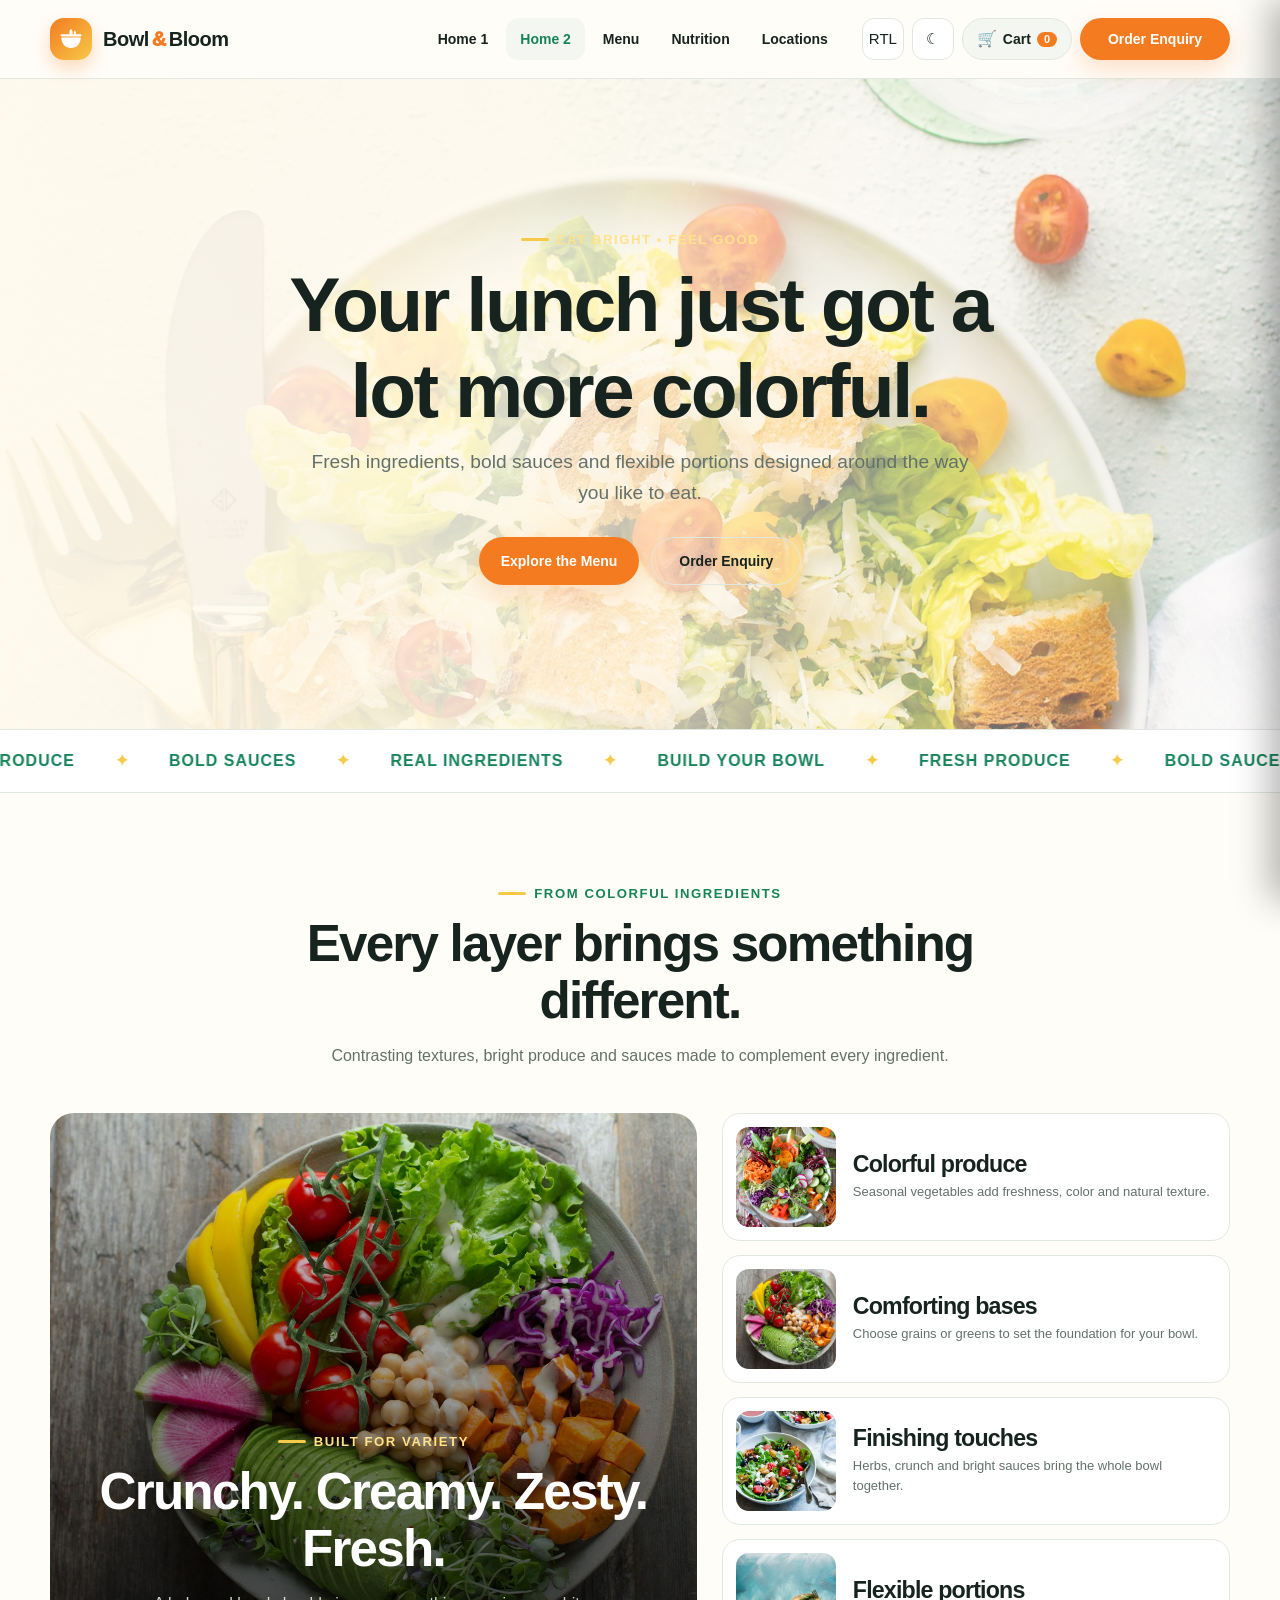
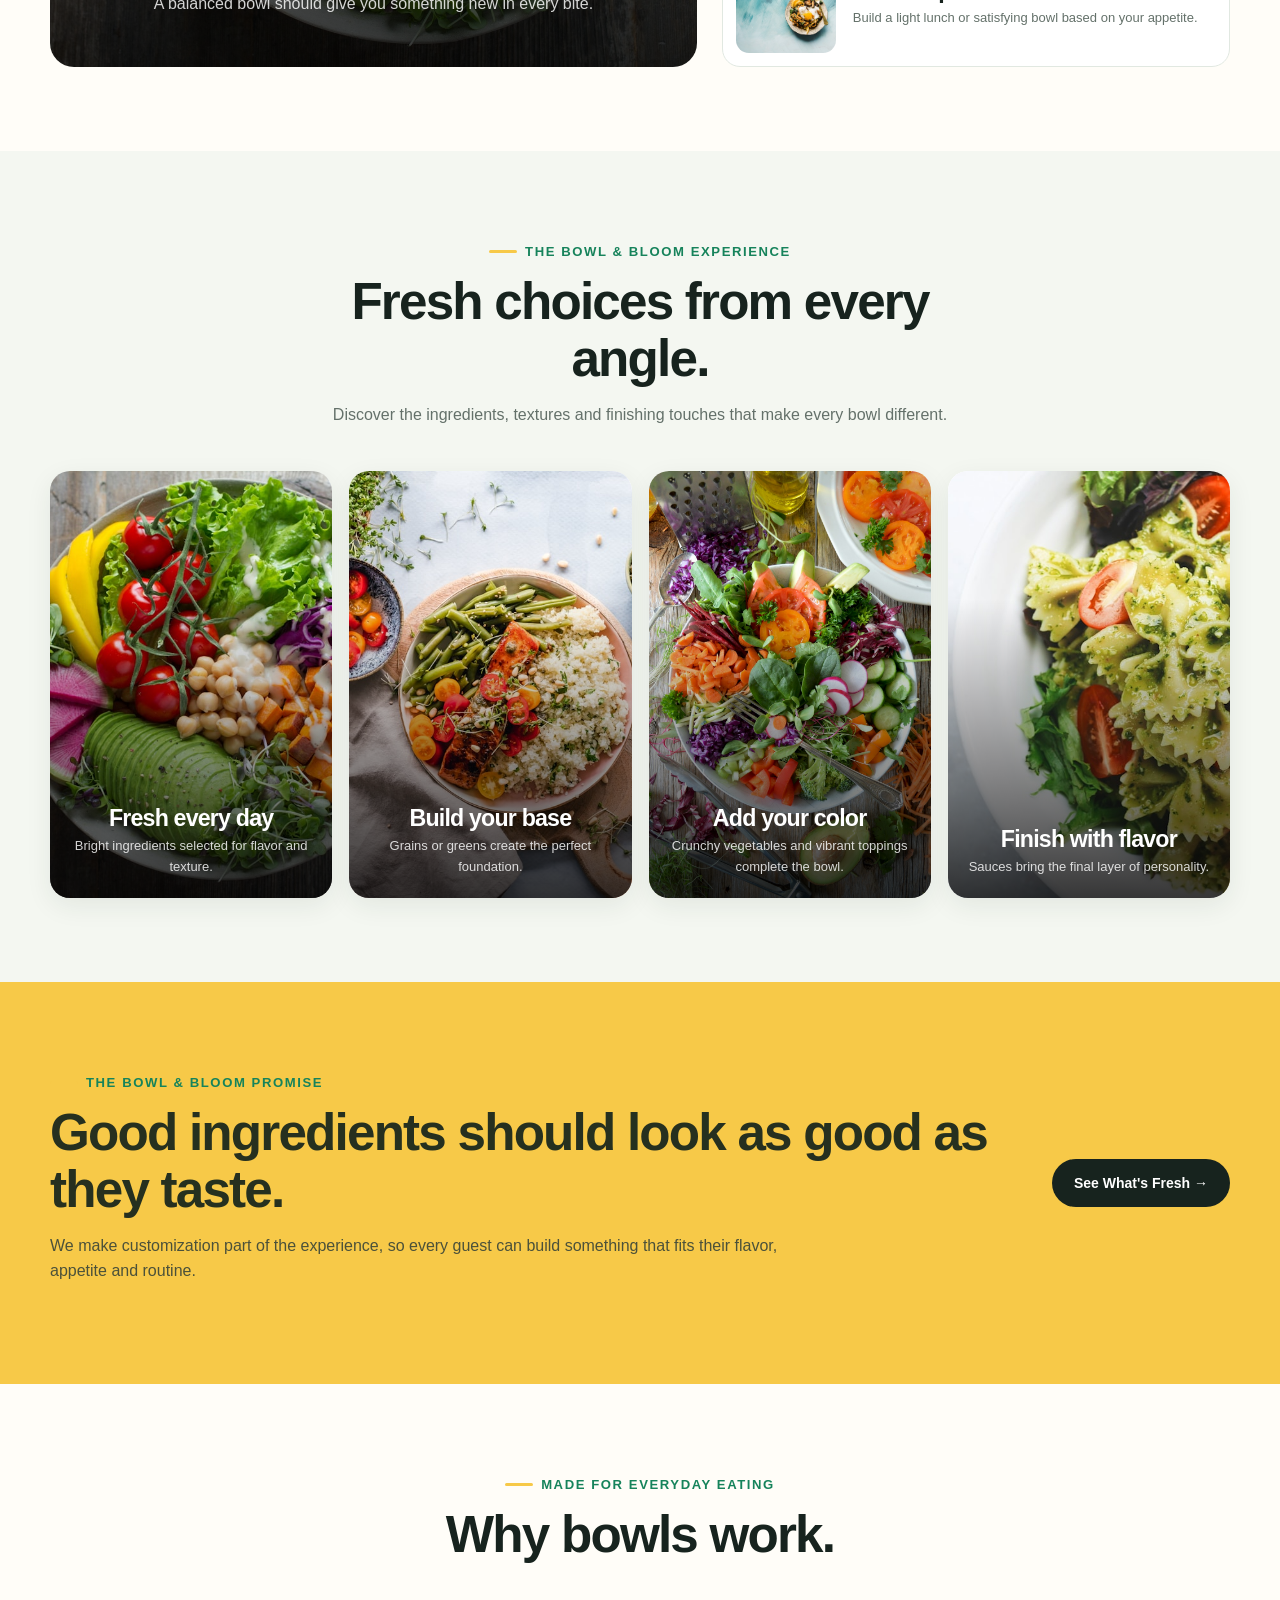
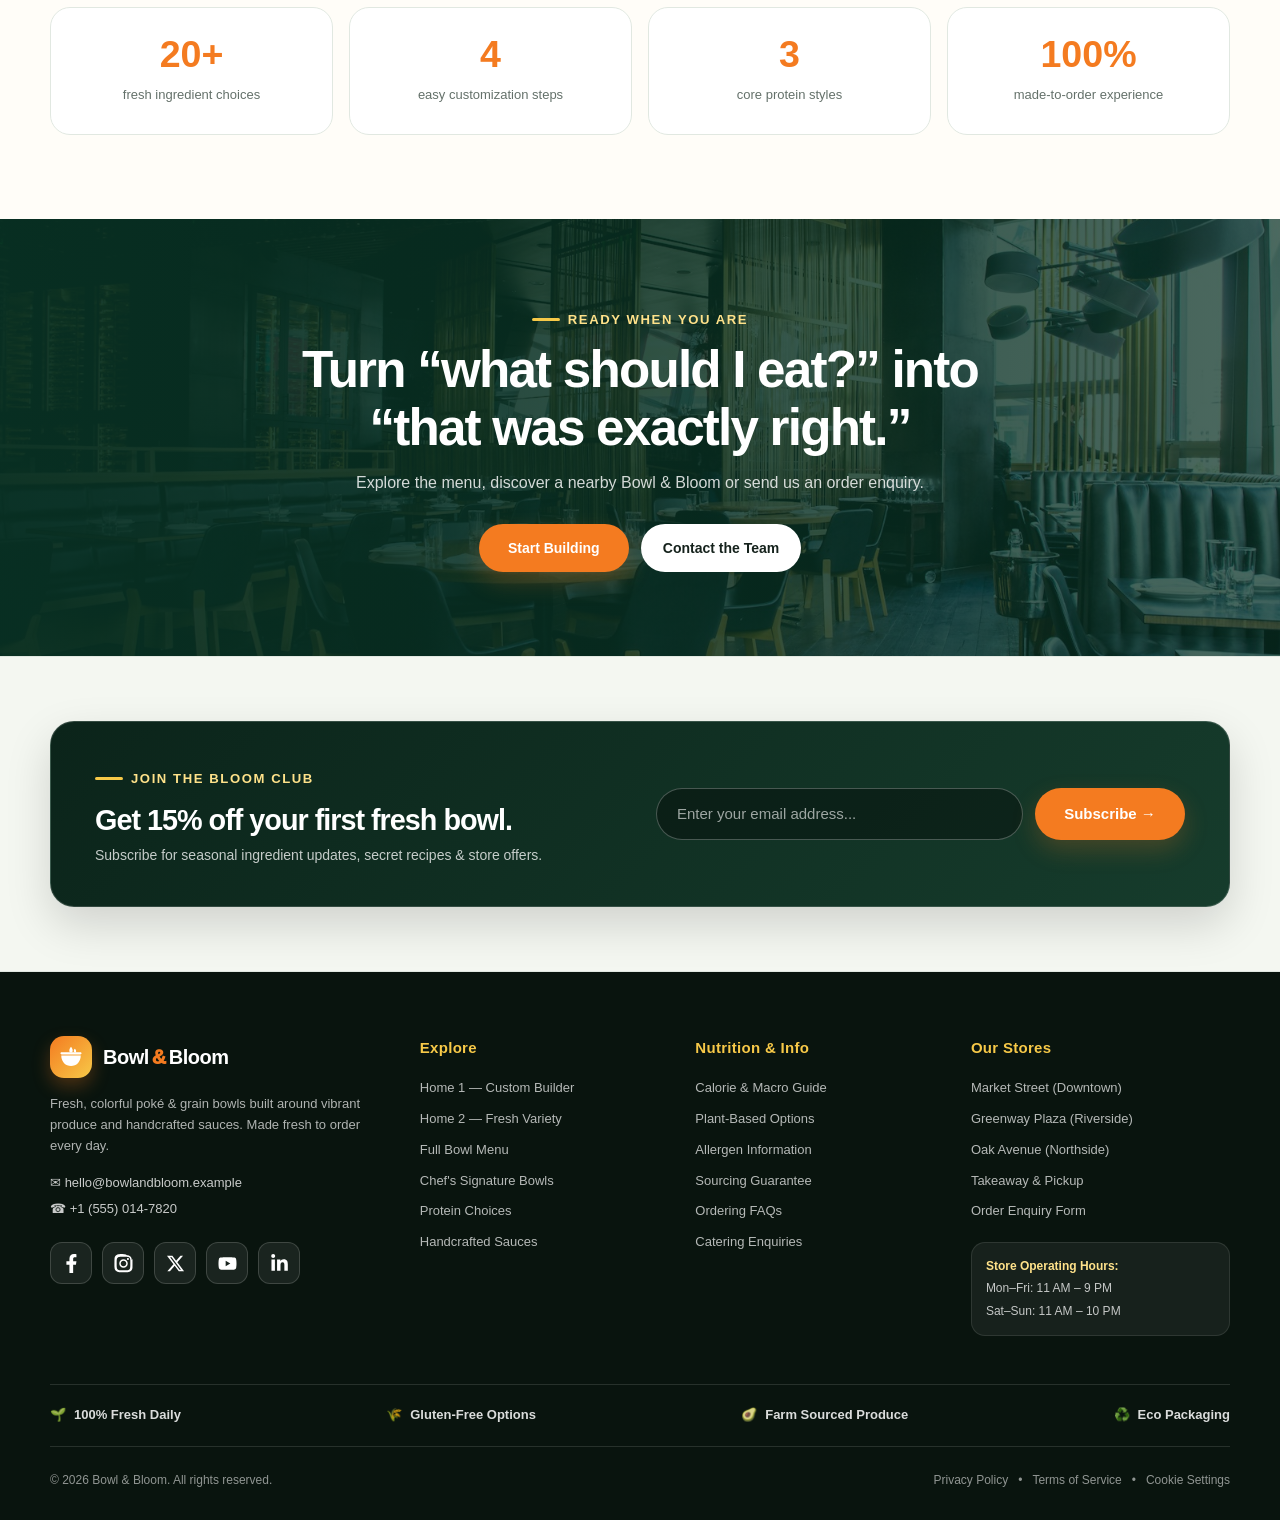
<file: home2.html>
<!DOCTYPE html>
<html lang="en" dir="ltr">
<head>
  <meta charset="UTF-8">
  <meta name="viewport" content="width=device-width, initial-scale=1.0">
  <meta name="description" content="Bowl & Bloom - Fresh ingredients, bold sauces and flexible portions designed around the way you like to eat.">
  <link rel="icon" type="image/svg+xml" href="data:image/svg+xml,%3Csvg xmlns='http://www.w3.org/2000/svg' viewBox='0 0 32 32'%3E%3Cdefs%3E%3ClinearGradient id='g' x1='0' y1='0' x2='32' y2='32' gradientUnits='userSpaceOnUse'%3E%3Cstop stop-color='%23f47b20'/%3E%3Cstop offset='1' stop-color='%23f7c948'/%3E%3C/linearGradient%3E%3C/defs%3E%3Crect width='32' height='32' rx='9' fill='url(%23g)'/%3E%3Cpath d='M4 14C4 21.732 9.373 27 16 27C22.627 27 28 21.732 28 14H4Z' fill='%23FFFFFF'/%3E%3Cpath d='M3 11.5C3 10.672 3.672 10 4.5 10H27.5C28.328 10 29 10.672 29 11.5C29 12.328 28.328 13 27.5 13H4.5C3.672 13 3 12.328 3 11.5Z' fill='%23FFFFFF'/%3E%3Cpath d='M16 3.5C13.2 7 13.2 10 16 10.8C18.8 10 18.8 7 16 3.5Z' fill='%23FFFFFF'/%3E%3Cpath d='M20.5 5.8C18.5 8.2 19.5 10.5 22 10.5C23 8.2 21.5 6.3 20.5 5.8Z' fill='%23FFFFFF'/%3E%3C/svg%3E">
  <title>Bowl & Bloom | Fresh Variety & Vibrant Eating</title>
  <link rel="stylesheet" href="css/style.css">
</head>
<body>
  <!-- =========================================================
  HEADER
  ========================================================= -->
  <header class="site-header">
    <div class="container navbar">
      <a class="logo" href="index.html" aria-label="Bowl & Bloom Home">
        <span class="logo-mark" aria-hidden="true">
          <svg viewBox="0 0 32 32" fill="none" xmlns="http://www.w3.org/2000/svg">
            <path d="M4 14C4 21.732 9.373 27 16 27C22.627 27 28 21.732 28 14H4Z" fill="#FFFFFF"/>
            <path d="M3 11.5C3 10.672 3.672 10 4.5 10H27.5C28.328 10 29 10.672 29 11.5C29 12.328 28.328 13 27.5 13H4.5C3.672 13 3 12.328 3 11.5Z" fill="#FFFFFF"/>
            <path d="M16 3.5C13.2 7 13.2 10 16 10.8C18.8 10 18.8 7 16 3.5Z" fill="#FFFFFF"/>
            <path d="M20.5 5.8C18.5 8.2 19.5 10.5 22 10.5C23 8.2 21.5 6.3 20.5 5.8Z" fill="#FFFFFF"/>
          </svg>
        </span>
        <span>Bowl<span class="logo-text-accent">&amp;</span>Bloom</span>
      </a>
      <nav class="nav-menu" id="navMenu" aria-label="Main navigation">
        <a class="nav-link" href="index.html">Home 1</a>
        <a class="nav-link active" href="home2.html">Home 2</a>
        <a class="nav-link" href="menu.html">Menu</a>
        <a class="nav-link" href="nutrition.html">Nutrition</a>
        <a class="nav-link" href="locations.html">Locations</a>
        <div class="nav-controls">
          <button class="rtl-toggle" id="rtlToggle" type="button">RTL</button>
          <button class="theme-toggle" id="themeToggle" type="button">
            <span id="themeIcon">☾</span>
          </button>
          <button class="cart-btn" id="cartBtn" type="button" aria-label="View Cart">
            <span class="cart-icon">🛒</span>
            <span class="cart-text">Cart</span>
            <span class="cart-badge" id="cartBadge">0</span>
          </button>
          <a class="btn btn-primary" href="contact.html">Order Enquiry</a>
        </div>
      </nav>
      <button class="menu-toggle" id="menuToggle" type="button" aria-expanded="false" aria-label="Toggle Navigation">
        ☰
      </button>
    </div>
  </header>

  <!-- =========================================================
  MAIN CONTENT: HOME 2
  ========================================================= -->
  <main class="page fade-page" id="home2">
    <!-- HERO ALT -->
    <section class="hero hero-alt">
      <div class="container">
        <div class="hero-content reveal">
          <div class="eyebrow">
            Eat bright • Feel good
          </div>
          <h1>
            Your lunch just got a lot more colorful.
          </h1>
          <p>
            Fresh ingredients, bold sauces and flexible portions designed
            around the way you like to eat.
          </p>
          <div class="hero-actions">
            <a href="menu.html" class="btn btn-primary">
              Explore the Menu
            </a>
            <a href="contact.html" class="btn btn-outline">
              Order Enquiry
            </a>
          </div>
        </div>
      </div>
    </section>

    <!-- MARQUEE -->
    <section class="marquee" aria-hidden="true">
      <div class="marquee-track">
        <span>FRESH PRODUCE</span>
        <span>BOLD SAUCES</span>
        <span>REAL INGREDIENTS</span>
        <span>BUILD YOUR BOWL</span>
        <span>FRESH PRODUCE</span>
        <span>BOLD SAUCES</span>
        <span>REAL INGREDIENTS</span>
        <span>BUILD YOUR BOWL</span>
        <span>FRESH PRODUCE</span>
        <span>BOLD SAUCES</span>
        <span>REAL INGREDIENTS</span>
        <span>BUILD YOUR BOWL</span>
        <span>FRESH PRODUCE</span>
        <span>BOLD SAUCES</span>
        <span>REAL INGREDIENTS</span>
        <span>BUILD YOUR BOWL</span>
      </div>
    </section>

    <!-- FRESH SECTION -->
    <section class="section">
      <div class="container">
        <div class="section-head reveal">
          <div class="eyebrow">
            From colorful ingredients
          </div>
          <h2>
            Every layer brings something different.
          </h2>
          <p class="muted">
            Contrasting textures, bright produce and sauces
            made to complement every ingredient.
          </p>
        </div>
        <div class="fresh-grid">
          <article class="fresh-feature reveal">
            <div class="fresh-overlay">
              <div class="eyebrow">
                Built for variety
              </div>
              <h2>
                Crunchy. Creamy. Zesty. Fresh.
              </h2>
              <p>
                A balanced bowl should give you something new in every bite.
              </p>
            </div>
          </article>
          <div class="fresh-list">
            <article class="fresh-item card-hover reveal">
              <img src="assets/images/fresh-produce.jpg" alt="Fresh produce" loading="lazy">
              <div>
                <h3>Colorful produce</h3>
                <p>Seasonal vegetables add freshness, color and natural texture.</p>
              </div>
            </article>
            <article class="fresh-item card-hover reveal">
              <img src="assets/images/fresh-bases.jpg" alt="Fresh grains and greens" loading="lazy">
              <div>
                <h3>Comforting bases</h3>
                <p>Choose grains or greens to set the foundation for your bowl.</p>
              </div>
            </article>
            <article class="fresh-item card-hover reveal">
              <img src="assets/images/fresh-toppings.jpg" alt="Fresh herbs and toppings" loading="lazy">
              <div>
                <h3>Finishing touches</h3>
                <p>Herbs, crunch and bright sauces bring the whole bowl together.</p>
              </div>
            </article>
            <article class="fresh-item card-hover reveal">
              <img src="assets/images/fresh-portions.jpg" alt="Healthy bowl" loading="lazy">
              <div>
                <h3>Flexible portions</h3>
                <p>Build a light lunch or satisfying bowl based on your appetite.</p>
              </div>
            </article>
          </div>
        </div>
      </div>
    </section>

    <!-- IMAGE STORY SECTION -->
    <section class="section image-story-section">
      <div class="container">
        <div class="section-head reveal">
          <div class="eyebrow">
            The Bowl & Bloom experience
          </div>
          <h2>
            Fresh choices from every angle.
          </h2>
          <p class="muted">
            Discover the ingredients, textures and finishing touches
            that make every bowl different.
          </p>
        </div>
        <div class="image-story-grid">
          <article class="story-card reveal">
            <img src="assets/images/story-fresh-daily.jpg" alt="Colorful salad ingredients" loading="lazy">
            <div class="story-copy">
              <h3>Fresh every day</h3>
              <p>Bright ingredients selected for flavor and texture.</p>
            </div>
          </article>
          <article class="story-card reveal">
            <img src="assets/images/story-build-base.jpg" alt="Healthy grain bowl" loading="lazy">
            <div class="story-copy">
              <h3>Build your base</h3>
              <p>Grains or greens create the perfect foundation.</p>
            </div>
          </article>
          <article class="story-card reveal">
            <img src="assets/images/story-add-color.jpg" alt="Fresh colorful toppings" loading="lazy">
            <div class="story-copy">
              <h3>Add your color</h3>
              <p>Crunchy vegetables and vibrant toppings complete the bowl.</p>
            </div>
          </article>
          <article class="story-card reveal">
            <img src="assets/images/story-finish-flavor.jpg" alt="Fresh sauce and bowl" loading="lazy">
            <div class="story-copy">
              <h3>Finish with flavor</h3>
              <p>Sauces bring the final layer of personality.</p>
            </div>
          </article>
        </div>
      </div>
    </section>

    <!-- COLOR BANNER -->
    <section class="section color-banner">
      <div class="container">
        <div class="color-banner-grid reveal">
          <div>
            <div class="eyebrow">
              The Bowl & Bloom promise
            </div>
            <h2>
              Good ingredients should look as good as they taste.
            </h2>
            <p>
              We make customization part of the experience,
              so every guest can build something that fits their
              flavor, appetite and routine.
            </p>
          </div>
          <a href="menu.html" class="btn btn-dark">
            See What's Fresh →
          </a>
        </div>
      </div>
    </section>

    <!-- METRICS -->
    <section class="section">
      <div class="container">
        <div class="section-head reveal">
          <div class="eyebrow">
            Made for everyday eating
          </div>
          <h2>
            Why bowls work.
          </h2>
        </div>
        <div class="metrics">
          <div class="metric card-hover reveal">
            <strong>20+</strong>
            <span>fresh ingredient choices</span>
          </div>
          <div class="metric card-hover reveal">
            <strong>4</strong>
            <span>easy customization steps</span>
          </div>
          <div class="metric card-hover reveal">
            <strong>3</strong>
            <span>core protein styles</span>
          </div>
          <div class="metric card-hover reveal">
            <strong>100%</strong>
            <span>made-to-order experience</span>
          </div>
        </div>
      </div>
    </section>

    <!-- CTA -->
    <section class="section home2-cta">
      <div class="container">
        <div class="cta-content reveal">
          <div class="eyebrow">
            Ready when you are
          </div>
          <h2>
            Turn “what should I eat?” into “that was exactly right.”
          </h2>
          <p>
            Explore the menu, discover a nearby Bowl & Bloom
            or send us an order enquiry.
          </p>
          <div class="hero-actions">
            <a href="menu.html" class="btn btn-primary">
              Start Building
            </a>
            <a href="contact.html" class="btn btn-light">
              Contact the Team
            </a>
          </div>
        </div>
      </div>
    </section>
    <!-- NEWSLETTER SECTION -->
    <section class="section newsletter-section">
      <div class="container">
        <div class="footer-newsletter reveal">
          <div class="footer-news-copy">
            <span class="eyebrow" style="color:#ffe28a;">Join the Bloom Club</span>
            <h3>Get 15% off your first fresh bowl.</h3>
            <p>Subscribe for seasonal ingredient updates, secret recipes & store offers.</p>
          </div>
          <form class="footer-news-form" id="newsletterForm" onsubmit="event.preventDefault(); this.querySelector('.news-thanks').style.display='block'; this.reset();">
            <div class="news-input-wrap">
              <input type="email" placeholder="Enter your email address..." required aria-label="Email address">
              <button type="submit" class="btn btn-primary">Subscribe →</button>
            </div>
            <div class="news-thanks" style="display:none; margin-top:8px; font-size:12px; color:#f7c948; font-weight:800;">
              ✨ Welcome to the Bloom Club! Check your inbox for your 15% off code.
            </div>
          </form>
        </div>
      </div>
    </section>
  </main>

  <!-- =========================================================
  FOOTER
  ========================================================= -->
  <footer class="site-footer">
    <div class="container">
      <!-- MAIN FOOTER GRID -->
      <div class="footer-grid">
        <!-- BRAND COLUMN -->
        <div class="footer-brand">
          <a class="logo footer-logo" href="index.html">
            <span class="logo-mark" aria-hidden="true">
              <svg viewBox="0 0 32 32" fill="none" xmlns="http://www.w3.org/2000/svg">
                <path d="M4 14C4 21.732 9.373 27 16 27C22.627 27 28 21.732 28 14H4Z" fill="#FFFFFF"/>
                <path d="M3 11.5C3 10.672 3.672 10 4.5 10H27.5C28.328 10 29 10.672 29 11.5C29 12.328 28.328 13 27.5 13H4.5C3.672 13 3 12.328 3 11.5Z" fill="#FFFFFF"/>
                <path d="M16 3.5C13.2 7 13.2 10 16 10.8C18.8 10 18.8 7 16 3.5Z" fill="#FFFFFF"/>
                <path d="M20.5 5.8C18.5 8.2 19.5 10.5 22 10.5C23 8.2 21.5 6.3 20.5 5.8Z" fill="#FFFFFF"/>
              </svg>
            </span>
            <span>Bowl<span class="logo-text-accent">&amp;</span>Bloom</span>
          </a>
          <p class="footer-bio">
            Fresh, colorful poké &amp; grain bowls built around vibrant produce and handcrafted sauces. Made fresh to order every day.
          </p>
          <div class="footer-contact-mini">
            <div><span>✉</span> <a href="mailto:hello@bowlandbloom.example">hello@bowlandbloom.example</a></div>
            <div><span>☎</span> <span>+1 (555) 014-7820</span></div>
          </div>
          <div class="footer-social" aria-label="Social media links">
            <a class="social-link" href="#" aria-label="Facebook" title="Facebook">
              <svg viewBox="0 0 320 512" aria-hidden="true"><path d="M279.14 288l14.22-92.66h-88.91V127.2c0-25.35 12.42-42.48 48.24-42.48H293V6.26S259.43 0 225.36 0c-73.22 0-121.08 44.38-121.08 124.72v70.62H22.89V288h81.39v224h100.17V288z"/></svg>
            </a>
            <a class="social-link" href="#" aria-label="Instagram" title="Instagram">
              <svg viewBox="0 0 448 512" aria-hidden="true"><path d="M224.1 141c-63.6 0-114.9 51.3-114.9 114.9s51.3 114.9 114.9 114.9S339 319.5 339 255.9 287.7 141 224.1 141zm0 189.6c-41.1 0-74.7-33.5-74.7-74.7s33.5-74.7 74.7-74.7 74.7 33.5 74.7 74.7-33.6 74.7-74.7 74.7zm146.4-194.3c0 14.9-12 26.8-26.8 26.8-14.9 0-26.8-12-26.8-26.8s12-26.8 26.8-26.8 26.8 12 26.8 26.8zm76.1 27.2c-1.7-35.9-9.9-67.7-36.2-93.9-26.2-26.2-58-34.4-93.9-36.2C293.7 1.7 154.3 1.7 111.5 3.4 75.6 5.1 43.8 13.3 17.6 39.6-8.7 65.8-16.9 97.6-18.6 133.5c-1.7 42.8-1.7 182.2 0 225 1.7 35.9 9.9 67.7 36.2 93.9 26.2 26.2 58 34.4 93.9 36.2 42.8 1.7 182.2 1.7 225 0 35.9-1.7 67.7-9.9 93.9-36.2 26.2-26.2 34.4-58 36.2-93.9 1.7-42.8 1.7-182.1 0-224.9zM398.8 388c-7.8 19.6-22.9 34.7-42.6 42.6-29.5 11.7-99.5 9-132.1 9s-102.7 2.6-132.1-9c-19.6-7.8-34.7-22.9-42.6-42.6-11.7-29.5-9-99.5-9-132.1s-2.6-102.7 9-132.1c7.8-19.6 22.9-34.7 42.6-42.6 29.5-11.7 99.5-9 132.1-9s102.7-2.6 132.1 9c19.6 7.8 34.7 22.9 42.6 42.6 11.7 29.5 9 99.5 9 132.1s2.7 102.7-9 132.1z"/></svg>
            </a>
            <a class="social-link" href="#" aria-label="X" title="X">
              <svg viewBox="0 0 512 512" aria-hidden="true"><path d="M389.2 48h70.6L305.6 224.2 486.8 464H345L233.7 318.6 106.5 464H35.8l164.7-188.3L26.4 48H172l100.6 132.9L389.2 48zM364.4 421.8h39.1L151.1 88h-42z"/></svg>
            </a>
            <a class="social-link" href="#" aria-label="YouTube" title="YouTube">
              <svg viewBox="0 0 576 512" aria-hidden="true"><path d="M549.655 124.083c-6.281-23.65-24.787-42.276-48.284-48.597C458.781 64 288 64 288 64S117.22 64 74.629 75.486c-23.497 6.321-42.003 24.947-48.284 48.597-11.412 42.867-11.412 132.305-11.412 132.305s0 89.438 11.412 132.305c6.281 23.65 24.787 41.5 48.284 47.821C117.22 448 288 448 288 448s170.78 0 213.371-11.486c23.497-6.321 42.003-24.171 48.284-47.821 11.412-42.867 11.412-132.305 11.412-132.305s0-89.438-11.412-132.305zm-317.51 213.508V175.185l142.739 81.205-142.739 81.201z"/></svg>
            </a>
            <a class="social-link" href="#" aria-label="LinkedIn" title="LinkedIn">
              <svg viewBox="0 0 448 512" aria-hidden="true"><path d="M100.28 448H7.4V148.9h92.88zm-46.44-340.7C24.09 107.3 0 83.2 0 53.6A53.6 53.6 0 0153.84 0c29.7 0 53.8 24.1 53.8 53.6 0 29.6-24.1 53.7-53.8 53.7zM447.9 448h-92.68V302.4c0-34.7-.7-79.2-48.29-79.2-48.29 0-55.69 37.7-55.69 76.7V448h-92.78V148.9h89.08v40.8h1.3c12.4-23.5 42.69-48.3 87.88-48.3 94 0 111.28 61.9 111.28 142.3V448z"/></svg>
            </a>
          </div>
        </div>

        <!-- EXPLORE COLUMN -->
        <div>
          <div class="footer-title">Explore</div>
          <div class="footer-links">
            <a href="index.html">Home 1 — Custom Builder</a>
            <a href="home2.html">Home 2 — Fresh Variety</a>
            <a href="menu.html">Full Bowl Menu</a>
            <a href="index.html#signature">Chef's Signature Bowls</a>
            <a href="menu.html?filter=protein">Protein Choices</a>
            <a href="menu.html?filter=sauce">Handcrafted Sauces</a>
          </div>
        </div>

        <!-- NUTRITION & INFO COLUMN -->
        <div>
          <div class="footer-title">Nutrition &amp; Info</div>
          <div class="footer-links">
            <a href="nutrition.html">Calorie &amp; Macro Guide</a>
            <a href="nutrition.html">Plant-Based Options</a>
            <a href="nutrition.html">Allergen Information</a>
            <a href="contact.html">Sourcing Guarantee</a>
            <a href="contact.html">Ordering FAQs</a>
            <a href="contact.html">Catering Enquiries</a>
          </div>
        </div>

        <!-- LOCATIONS & HOURS COLUMN -->
        <div>
          <div class="footer-title">Our Stores</div>
          <div class="footer-links">
            <a href="locations.html">Market Street (Downtown)</a>
            <a href="locations.html">Greenway Plaza (Riverside)</a>
            <a href="locations.html">Oak Avenue (Northside)</a>
            <a href="locations.html">Takeaway &amp; Pickup</a>
            <a href="contact.html">Order Enquiry Form</a>
          </div>
          <div class="footer-hours-badge">
            <strong>Store Operating Hours:</strong>
            <span>Mon–Fri: 11 AM – 9 PM</span>
            <span>Sat–Sun: 11 AM – 10 PM</span>
          </div>
        </div>
      </div>

      <!-- QUALITY BADGES ROW -->
      <div class="footer-badges">
        <div class="footer-badge-item"><span>🌱</span> 100% Fresh Daily</div>
        <div class="footer-badge-item"><span>🌾</span> Gluten-Free Options</div>
        <div class="footer-badge-item"><span>🥑</span> Farm Sourced Produce</div>
        <div class="footer-badge-item"><span>♻️</span> Eco Packaging</div>
      </div>

      <!-- FOOTER BOTTOM -->
      <div class="footer-bottom">
        <span>© 2026 Bowl &amp; Bloom. All rights reserved.</span>
        <div class="footer-bottom-links">
          <a href="#">Privacy Policy</a>
          <span>•</span>
          <a href="#">Terms of Service</a>
          <span>•</span>
          <a href="#">Cookie Settings</a>
        </div>
      </div>
    </div>
  </footer>

  <script src="js/main.js"></script>
</body>
</html>
</file>
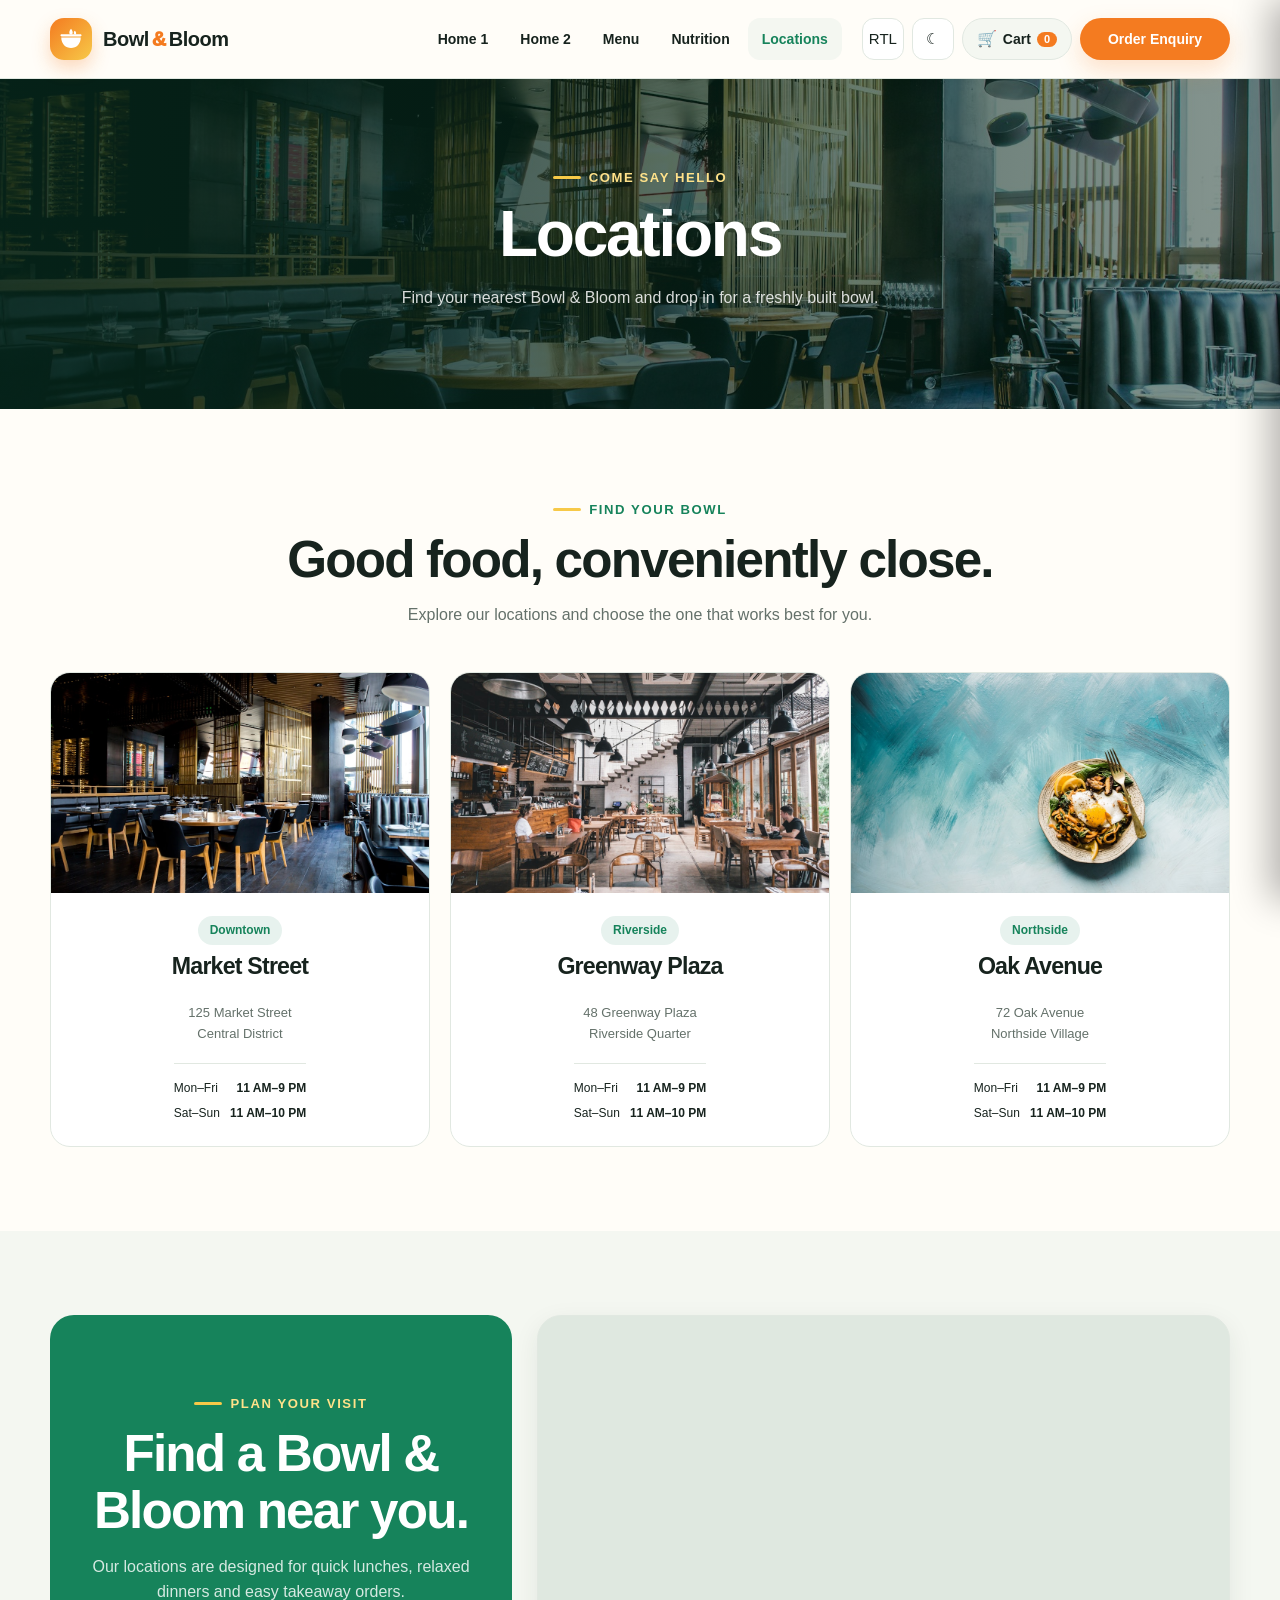
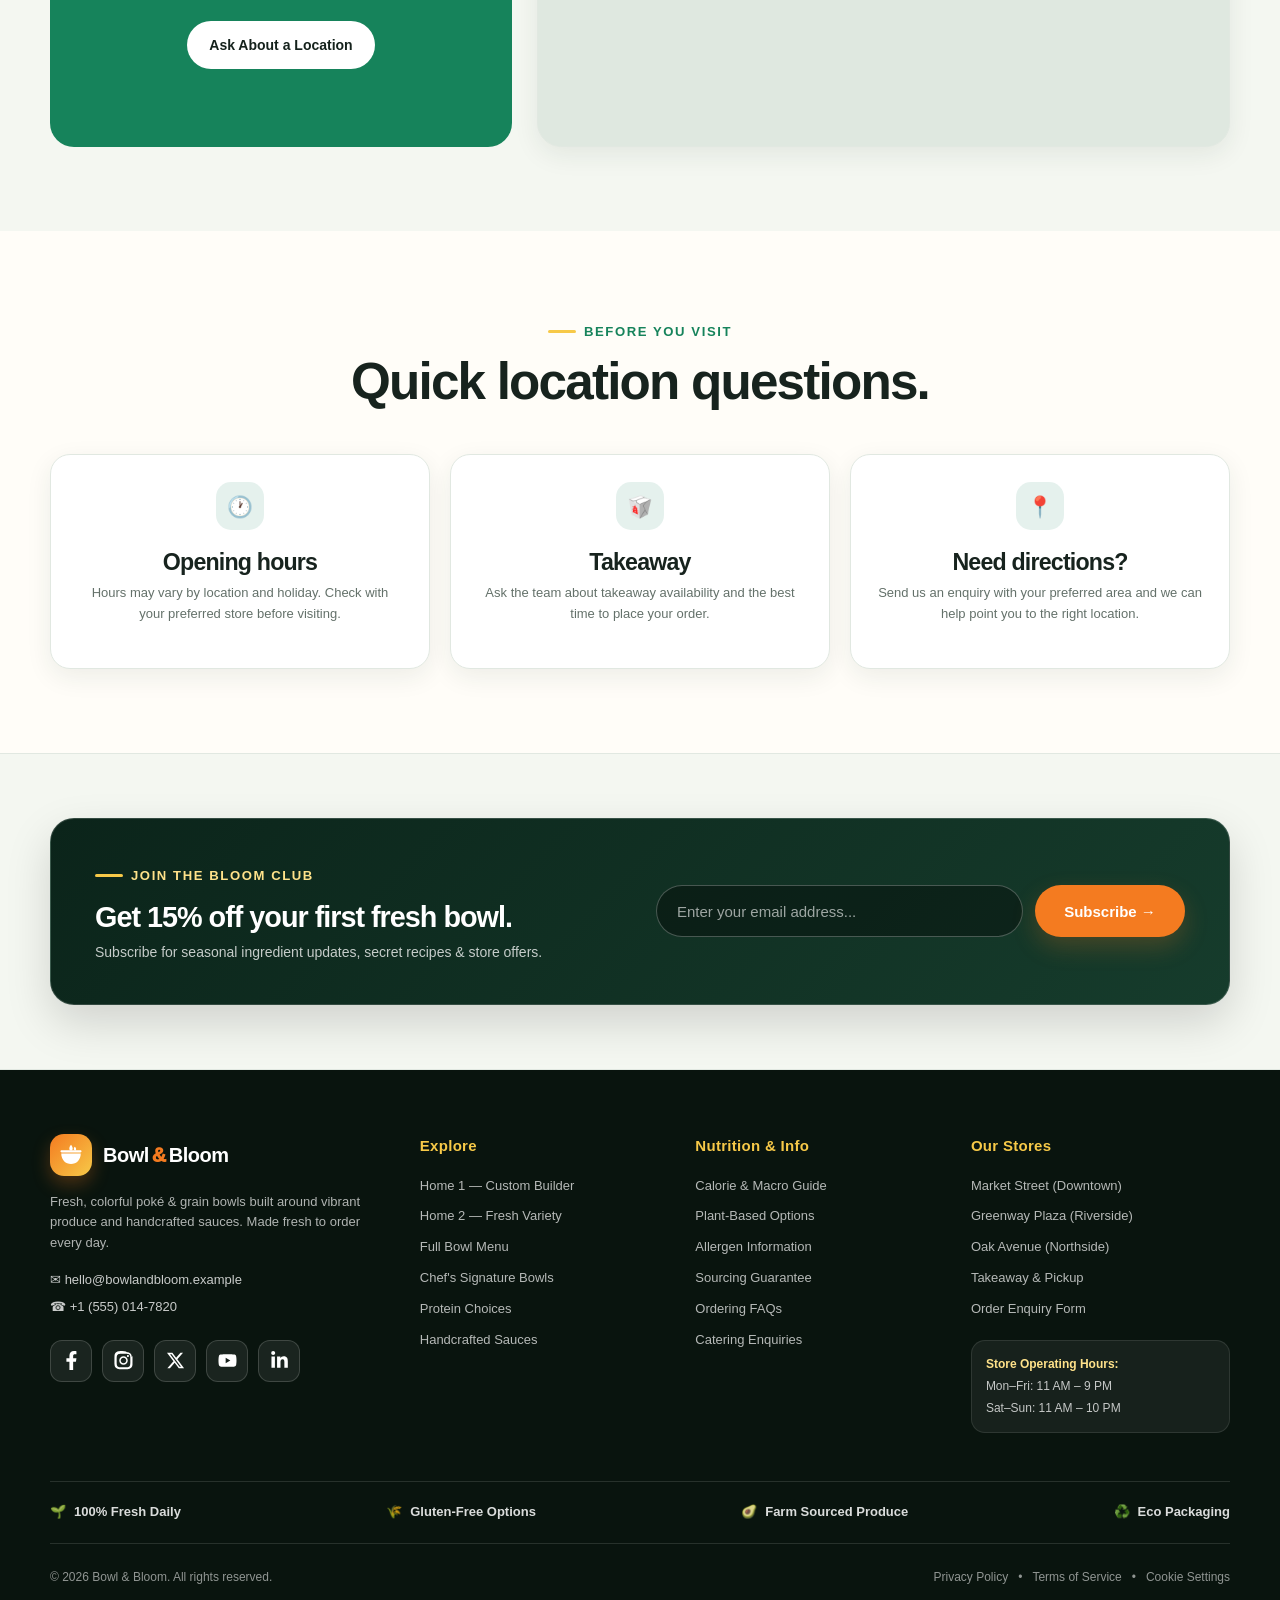
<file: locations.html>
<!DOCTYPE html>
<html lang="en" dir="ltr">
<head>
  <meta charset="UTF-8">
  <meta name="viewport" content="width=device-width, initial-scale=1.0">
  <meta name="description" content="Bowl & Bloom Locations - Find your nearest restaurant in Downtown, Riverside or Northside and view operating hours.">
  <link rel="icon" type="image/svg+xml" href="data:image/svg+xml,%3Csvg xmlns='http://www.w3.org/2000/svg' viewBox='0 0 32 32'%3E%3Cdefs%3E%3ClinearGradient id='g' x1='0' y1='0' x2='32' y2='32' gradientUnits='userSpaceOnUse'%3E%3Cstop stop-color='%23f47b20'/%3E%3Cstop offset='1' stop-color='%23f7c948'/%3E%3C/linearGradient%3E%3C/defs%3E%3Crect width='32' height='32' rx='9' fill='url(%23g)'/%3E%3Cpath d='M4 14C4 21.732 9.373 27 16 27C22.627 27 28 21.732 28 14H4Z' fill='%23FFFFFF'/%3E%3Cpath d='M3 11.5C3 10.672 3.672 10 4.5 10H27.5C28.328 10 29 10.672 29 11.5C29 12.328 28.328 13 27.5 13H4.5C3.672 13 3 12.328 3 11.5Z' fill='%23FFFFFF'/%3E%3Cpath d='M16 3.5C13.2 7 13.2 10 16 10.8C18.8 10 18.8 7 16 3.5Z' fill='%23FFFFFF'/%3E%3Cpath d='M20.5 5.8C18.5 8.2 19.5 10.5 22 10.5C23 8.2 21.5 6.3 20.5 5.8Z' fill='%23FFFFFF'/%3E%3C/svg%3E">
  <title>Bowl & Bloom | Our Locations & Hours</title>
  <link rel="stylesheet" href="css/style.css">
</head>
<body>
  <!-- =========================================================
  HEADER
  ========================================================= -->
  <header class="site-header">
    <div class="container navbar">
      <a class="logo" href="index.html" aria-label="Bowl & Bloom Home">
        <span class="logo-mark" aria-hidden="true">
          <svg viewBox="0 0 32 32" fill="none" xmlns="http://www.w3.org/2000/svg">
            <path d="M4 14C4 21.732 9.373 27 16 27C22.627 27 28 21.732 28 14H4Z" fill="#FFFFFF"/>
            <path d="M3 11.5C3 10.672 3.672 10 4.5 10H27.5C28.328 10 29 10.672 29 11.5C29 12.328 28.328 13 27.5 13H4.5C3.672 13 3 12.328 3 11.5Z" fill="#FFFFFF"/>
            <path d="M16 3.5C13.2 7 13.2 10 16 10.8C18.8 10 18.8 7 16 3.5Z" fill="#FFFFFF"/>
            <path d="M20.5 5.8C18.5 8.2 19.5 10.5 22 10.5C23 8.2 21.5 6.3 20.5 5.8Z" fill="#FFFFFF"/>
          </svg>
        </span>
        <span>Bowl<span class="logo-text-accent">&amp;</span>Bloom</span>
      </a>
      <nav class="nav-menu" id="navMenu" aria-label="Main navigation">
        <a class="nav-link" href="index.html">Home 1</a>
        <a class="nav-link" href="home2.html">Home 2</a>
        <a class="nav-link" href="menu.html">Menu</a>
        <a class="nav-link" href="nutrition.html">Nutrition</a>
        <a class="nav-link active" href="locations.html">Locations</a>
        <div class="nav-controls">
          <button class="rtl-toggle" id="rtlToggle" type="button">RTL</button>
          <button class="theme-toggle" id="themeToggle" type="button">
            <span id="themeIcon">☾</span>
          </button>
          <button class="cart-btn" id="cartBtn" type="button" aria-label="View Cart">
            <span class="cart-icon">🛒</span>
            <span class="cart-text">Cart</span>
            <span class="cart-badge" id="cartBadge">0</span>
          </button>
          <a class="btn btn-primary" href="contact.html">Order Enquiry</a>
        </div>
      </nav>
      <button class="menu-toggle" id="menuToggle" type="button" aria-expanded="false" aria-label="Toggle Navigation">
        ☰
      </button>
    </div>
  </header>

  <!-- =========================================================
  MAIN CONTENT: LOCATIONS
  ========================================================= -->
  <main class="page fade-page" id="locations">
    <!-- PAGE BANNER -->
    <section class="page-banner" style="background-image:url('assets/images/locations-banner.jpg')">
      <div class="container">
        <div class="page-banner-content reveal">
          <div class="eyebrow">
            Come say hello
          </div>
          <h1>
            Locations
          </h1>
          <p>
            Find your nearest Bowl & Bloom and drop in for a freshly built bowl.
          </p>
        </div>
      </div>
    </section>

    <!-- LOCATION CARDS -->
    <section class="section">
      <div class="container">
        <div class="section-head reveal">
          <div class="eyebrow">
            Find your bowl
          </div>
          <h2>
            Good food, conveniently close.
          </h2>
          <p class="muted">
            Explore our locations and choose the one that works best for you.
          </p>
        </div>

        <div class="location-grid">
          <!-- LOCATION 1 -->
          <article class="location-card card-hover reveal">
            <img src="assets/images/location-market-street.jpg" alt="Restaurant interior" loading="lazy">
            <div class="location-body">
              <span class="tag">Downtown</span>
              <h3>Market Street</h3>
              <address>
                125 Market Street<br>
                Central District
              </address>
              <div class="hours">
                <div>
                  <span>Mon–Fri</span>
                  <strong>11 AM–9 PM</strong>
                </div>
                <div>
                  <span>Sat–Sun</span>
                  <strong>11 AM–10 PM</strong>
                </div>
              </div>
            </div>
          </article>

          <!-- LOCATION 2 -->
          <article class="location-card card-hover reveal">
            <img src="assets/images/location-greenway-plaza.jpg" alt="Modern restaurant" loading="lazy">
            <div class="location-body">
              <span class="tag">Riverside</span>
              <h3>Greenway Plaza</h3>
              <address>
                48 Greenway Plaza<br>
                Riverside Quarter
              </address>
              <div class="hours">
                <div>
                  <span>Mon–Fri</span>
                  <strong>11 AM–9 PM</strong>
                </div>
                <div>
                  <span>Sat–Sun</span>
                  <strong>11 AM–10 PM</strong>
                </div>
              </div>
            </div>
          </article>

          <!-- LOCATION 3 -->
          <article class="location-card card-hover reveal">
            <img src="assets/images/location-oak-avenue.jpg" alt="Restaurant storefront" loading="lazy">
            <div class="location-body">
              <span class="tag">Northside</span>
              <h3>Oak Avenue</h3>
              <address>
                72 Oak Avenue<br>
                Northside Village
              </address>
              <div class="hours">
                <div>
                  <span>Mon–Fri</span>
                  <strong>11 AM–9 PM</strong>
                </div>
                <div>
                  <span>Sat–Sun</span>
                  <strong>11 AM–10 PM</strong>
                </div>
              </div>
            </div>
          </article>
        </div>
      </div>
    </section>

    <!-- MAP SECTION -->
    <section class="section bowl-builder">
      <div class="container">
        <div class="map-section">
          <div class="map-copy reveal">
            <div class="eyebrow">
              Plan your visit
            </div>
            <h2>
              Find a Bowl & Bloom near you.
            </h2>
            <p>
              Our locations are designed for quick lunches,
              relaxed dinners and easy takeaway orders.
            </p>
            <a href="contact.html" class="btn btn-light">
              Ask About a Location
            </a>
          </div>

          <!-- ACTUAL INTERACTIVE MAP -->
          <div class="map-visual reveal">
            <iframe
              title="Bowl & Bloom Location Map"
              src="https://www.openstreetmap.org/export/embed.html?bbox=78.391%2C17.350%2C78.570%2C17.500&amp;layer=mapnik"
              loading="lazy"
              allowfullscreen>
            </iframe>
          </div>
        </div>
      </div>
    </section>

    <!-- TIPS BEFORE VISIT -->
    <section class="section">
      <div class="container">
        <div class="section-head reveal">
          <div class="eyebrow">
            Before you visit
          </div>
          <h2>
            Quick location questions.
          </h2>
        </div>
        <div class="tip-grid">
          <article class="tip card-hover reveal">
            <div class="tip-icon">🕐</div>
            <h3>Opening hours</h3>
            <p class="muted">
              Hours may vary by location and holiday.
              Check with your preferred store before visiting.
            </p>
          </article>
          <article class="tip card-hover reveal">
            <div class="tip-icon">🥡</div>
            <h3>Takeaway</h3>
            <p class="muted">
              Ask the team about takeaway availability and the best
              time to place your order.
            </p>
          </article>
          <article class="tip card-hover reveal">
            <div class="tip-icon">📍</div>
            <h3>Need directions?</h3>
            <p class="muted">
              Send us an enquiry with your preferred area and we
              can help point you to the right location.
            </p>
          </article>
        </div>
      </div>
    </section>
    <!-- NEWSLETTER SECTION -->
    <section class="section newsletter-section">
      <div class="container">
        <div class="footer-newsletter reveal">
          <div class="footer-news-copy">
            <span class="eyebrow" style="color:#ffe28a;">Join the Bloom Club</span>
            <h3>Get 15% off your first fresh bowl.</h3>
            <p>Subscribe for seasonal ingredient updates, secret recipes & store offers.</p>
          </div>
          <form class="footer-news-form" id="newsletterForm" onsubmit="event.preventDefault(); this.querySelector('.news-thanks').style.display='block'; this.reset();">
            <div class="news-input-wrap">
              <input type="email" placeholder="Enter your email address..." required aria-label="Email address">
              <button type="submit" class="btn btn-primary">Subscribe →</button>
            </div>
            <div class="news-thanks" style="display:none; margin-top:8px; font-size:12px; color:#f7c948; font-weight:800;">
              ✨ Welcome to the Bloom Club! Check your inbox for your 15% off code.
            </div>
          </form>
        </div>
      </div>
    </section>
  </main>

  <!-- =========================================================
  FOOTER
  ========================================================= -->
  <footer class="site-footer">
    <div class="container">
      <!-- MAIN FOOTER GRID -->
      <div class="footer-grid">
        <!-- BRAND COLUMN -->
        <div class="footer-brand">
          <a class="logo footer-logo" href="index.html">
            <span class="logo-mark" aria-hidden="true">
              <svg viewBox="0 0 32 32" fill="none" xmlns="http://www.w3.org/2000/svg">
                <path d="M4 14C4 21.732 9.373 27 16 27C22.627 27 28 21.732 28 14H4Z" fill="#FFFFFF"/>
                <path d="M3 11.5C3 10.672 3.672 10 4.5 10H27.5C28.328 10 29 10.672 29 11.5C29 12.328 28.328 13 27.5 13H4.5C3.672 13 3 12.328 3 11.5Z" fill="#FFFFFF"/>
                <path d="M16 3.5C13.2 7 13.2 10 16 10.8C18.8 10 18.8 7 16 3.5Z" fill="#FFFFFF"/>
                <path d="M20.5 5.8C18.5 8.2 19.5 10.5 22 10.5C23 8.2 21.5 6.3 20.5 5.8Z" fill="#FFFFFF"/>
              </svg>
            </span>
            <span>Bowl<span class="logo-text-accent">&amp;</span>Bloom</span>
          </a>
          <p class="footer-bio">
            Fresh, colorful poké &amp; grain bowls built around vibrant produce and handcrafted sauces. Made fresh to order every day.
          </p>
          <div class="footer-contact-mini">
            <div><span>✉</span> <a href="mailto:hello@bowlandbloom.example">hello@bowlandbloom.example</a></div>
            <div><span>☎</span> <span>+1 (555) 014-7820</span></div>
          </div>
          <div class="footer-social" aria-label="Social media links">
            <a class="social-link" href="#" aria-label="Facebook" title="Facebook">
              <svg viewBox="0 0 320 512" aria-hidden="true"><path d="M279.14 288l14.22-92.66h-88.91V127.2c0-25.35 12.42-42.48 48.24-42.48H293V6.26S259.43 0 225.36 0c-73.22 0-121.08 44.38-121.08 124.72v70.62H22.89V288h81.39v224h100.17V288z"/></svg>
            </a>
            <a class="social-link" href="#" aria-label="Instagram" title="Instagram">
              <svg viewBox="0 0 448 512" aria-hidden="true"><path d="M224.1 141c-63.6 0-114.9 51.3-114.9 114.9s51.3 114.9 114.9 114.9S339 319.5 339 255.9 287.7 141 224.1 141zm0 189.6c-41.1 0-74.7-33.5-74.7-74.7s33.5-74.7 74.7-74.7 74.7 33.5 74.7 74.7-33.6 74.7-74.7 74.7zm146.4-194.3c0 14.9-12 26.8-26.8 26.8-14.9 0-26.8-12-26.8-26.8s12-26.8 26.8-26.8 26.8 12 26.8 26.8zm76.1 27.2c-1.7-35.9-9.9-67.7-36.2-93.9-26.2-26.2-58-34.4-93.9-36.2C293.7 1.7 154.3 1.7 111.5 3.4 75.6 5.1 43.8 13.3 17.6 39.6-8.7 65.8-16.9 97.6-18.6 133.5c-1.7 42.8-1.7 182.2 0 225 1.7 35.9 9.9 67.7 36.2 93.9 26.2 26.2 58 34.4 93.9 36.2 42.8 1.7 182.2 1.7 225 0 35.9-1.7 67.7-9.9 93.9-36.2 26.2-26.2 34.4-58 36.2-93.9 1.7-42.8 1.7-182.1 0-224.9zM398.8 388c-7.8 19.6-22.9 34.7-42.6 42.6-29.5 11.7-99.5 9-132.1 9s-102.7 2.6-132.1-9c-19.6-7.8-34.7-22.9-42.6-42.6-11.7-29.5-9-99.5-9-132.1s-2.6-102.7 9-132.1c7.8-19.6 22.9-34.7 42.6-42.6 29.5-11.7 99.5-9 132.1-9s102.7-2.6 132.1 9c19.6 7.8 34.7 22.9 42.6 42.6 11.7 29.5 9 99.5 9 132.1s2.7 102.7-9 132.1z"/></svg>
            </a>
            <a class="social-link" href="#" aria-label="X" title="X">
              <svg viewBox="0 0 512 512" aria-hidden="true"><path d="M389.2 48h70.6L305.6 224.2 486.8 464H345L233.7 318.6 106.5 464H35.8l164.7-188.3L26.4 48H172l100.6 132.9L389.2 48zM364.4 421.8h39.1L151.1 88h-42z"/></svg>
            </a>
            <a class="social-link" href="#" aria-label="YouTube" title="YouTube">
              <svg viewBox="0 0 576 512" aria-hidden="true"><path d="M549.655 124.083c-6.281-23.65-24.787-42.276-48.284-48.597C458.781 64 288 64 288 64S117.22 64 74.629 75.486c-23.497 6.321-42.003 24.947-48.284 48.597-11.412 42.867-11.412 132.305-11.412 132.305s0 89.438 11.412 132.305c6.281 23.65 24.787 41.5 48.284 47.821C117.22 448 288 448 288 448s170.78 0 213.371-11.486c23.497-6.321 42.003-24.171 48.284-47.821 11.412-42.867 11.412-132.305 11.412-132.305s0-89.438-11.412-132.305zm-317.51 213.508V175.185l142.739 81.205-142.739 81.201z"/></svg>
            </a>
            <a class="social-link" href="#" aria-label="LinkedIn" title="LinkedIn">
              <svg viewBox="0 0 448 512" aria-hidden="true"><path d="M100.28 448H7.4V148.9h92.88zm-46.44-340.7C24.09 107.3 0 83.2 0 53.6A53.6 53.6 0 0153.84 0c29.7 0 53.8 24.1 53.8 53.6 0 29.6-24.1 53.7-53.8 53.7zM447.9 448h-92.68V302.4c0-34.7-.7-79.2-48.29-79.2-48.29 0-55.69 37.7-55.69 76.7V448h-92.78V148.9h89.08v40.8h1.3c12.4-23.5 42.69-48.3 87.88-48.3 94 0 111.28 61.9 111.28 142.3V448z"/></svg>
            </a>
          </div>
        </div>

        <!-- EXPLORE COLUMN -->
        <div>
          <div class="footer-title">Explore</div>
          <div class="footer-links">
            <a href="index.html">Home 1 — Custom Builder</a>
            <a href="home2.html">Home 2 — Fresh Variety</a>
            <a href="menu.html">Full Bowl Menu</a>
            <a href="index.html#signature">Chef's Signature Bowls</a>
            <a href="menu.html?filter=protein">Protein Choices</a>
            <a href="menu.html?filter=sauce">Handcrafted Sauces</a>
          </div>
        </div>

        <!-- NUTRITION & INFO COLUMN -->
        <div>
          <div class="footer-title">Nutrition &amp; Info</div>
          <div class="footer-links">
            <a href="nutrition.html">Calorie &amp; Macro Guide</a>
            <a href="nutrition.html">Plant-Based Options</a>
            <a href="nutrition.html">Allergen Information</a>
            <a href="contact.html">Sourcing Guarantee</a>
            <a href="contact.html">Ordering FAQs</a>
            <a href="contact.html">Catering Enquiries</a>
          </div>
        </div>

        <!-- LOCATIONS & HOURS COLUMN -->
        <div>
          <div class="footer-title">Our Stores</div>
          <div class="footer-links">
            <a href="locations.html">Market Street (Downtown)</a>
            <a href="locations.html">Greenway Plaza (Riverside)</a>
            <a href="locations.html">Oak Avenue (Northside)</a>
            <a href="locations.html">Takeaway &amp; Pickup</a>
            <a href="contact.html">Order Enquiry Form</a>
          </div>
          <div class="footer-hours-badge">
            <strong>Store Operating Hours:</strong>
            <span>Mon–Fri: 11 AM – 9 PM</span>
            <span>Sat–Sun: 11 AM – 10 PM</span>
          </div>
        </div>
      </div>

      <!-- QUALITY BADGES ROW -->
      <div class="footer-badges">
        <div class="footer-badge-item"><span>🌱</span> 100% Fresh Daily</div>
        <div class="footer-badge-item"><span>🌾</span> Gluten-Free Options</div>
        <div class="footer-badge-item"><span>🥑</span> Farm Sourced Produce</div>
        <div class="footer-badge-item"><span>♻️</span> Eco Packaging</div>
      </div>

      <!-- FOOTER BOTTOM -->
      <div class="footer-bottom">
        <span>© 2026 Bowl &amp; Bloom. All rights reserved.</span>
        <div class="footer-bottom-links">
          <a href="#">Privacy Policy</a>
          <span>•</span>
          <a href="#">Terms of Service</a>
          <span>•</span>
          <a href="#">Cookie Settings</a>
        </div>
      </div>
    </div>
  </footer>

  <script src="js/main.js"></script>
</body>
</html>
</file>
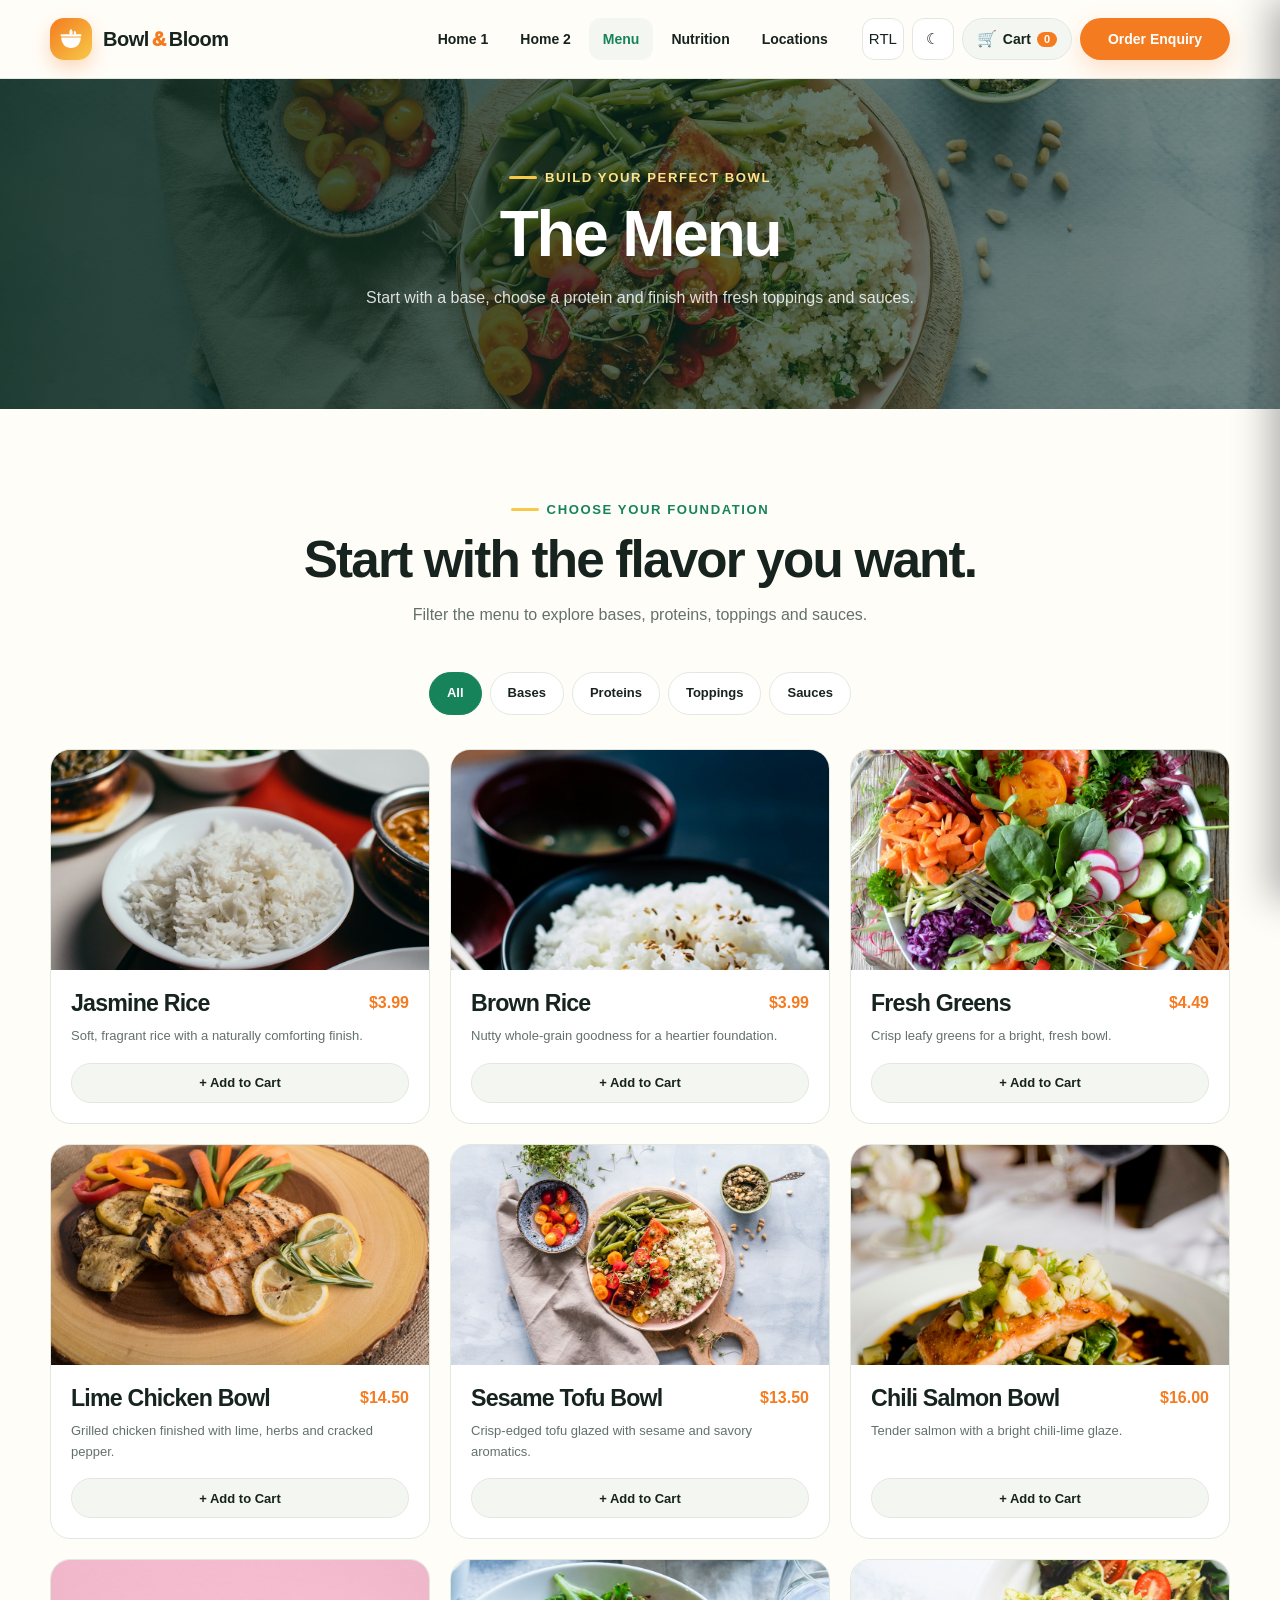
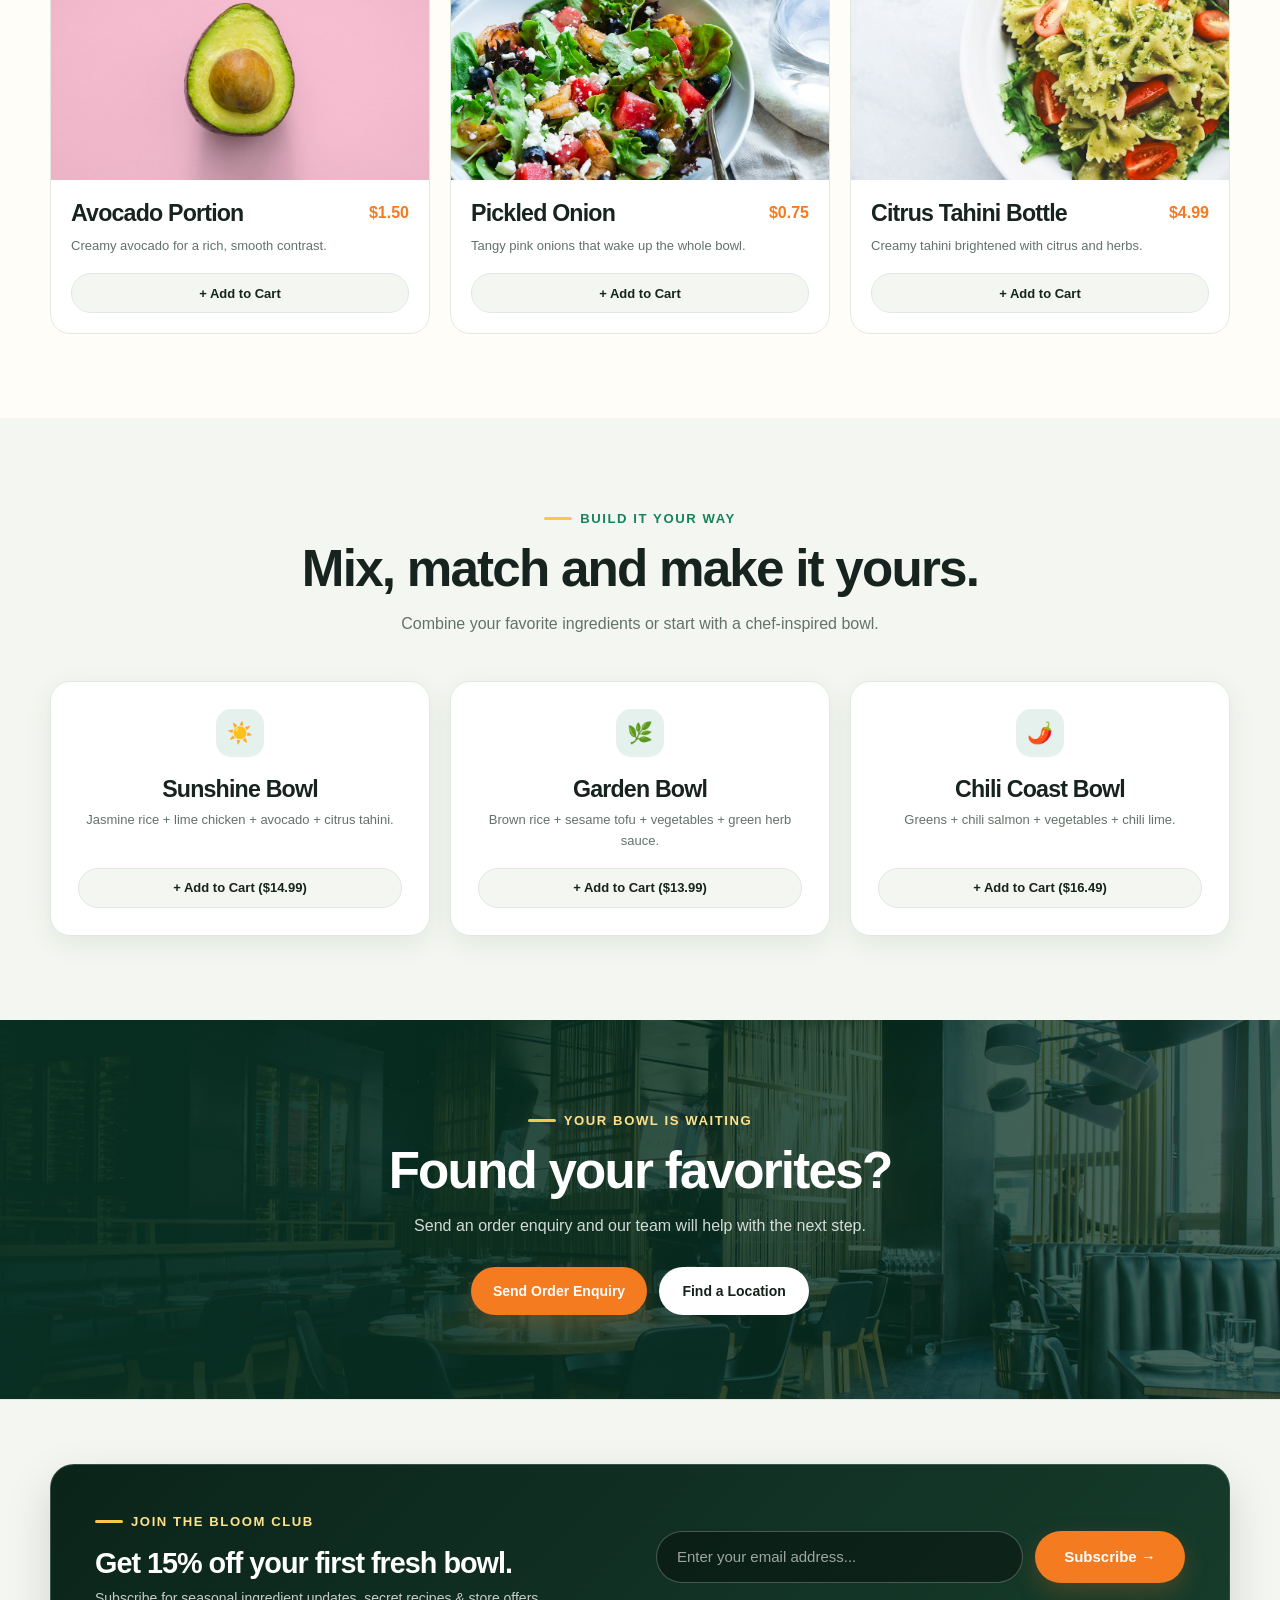
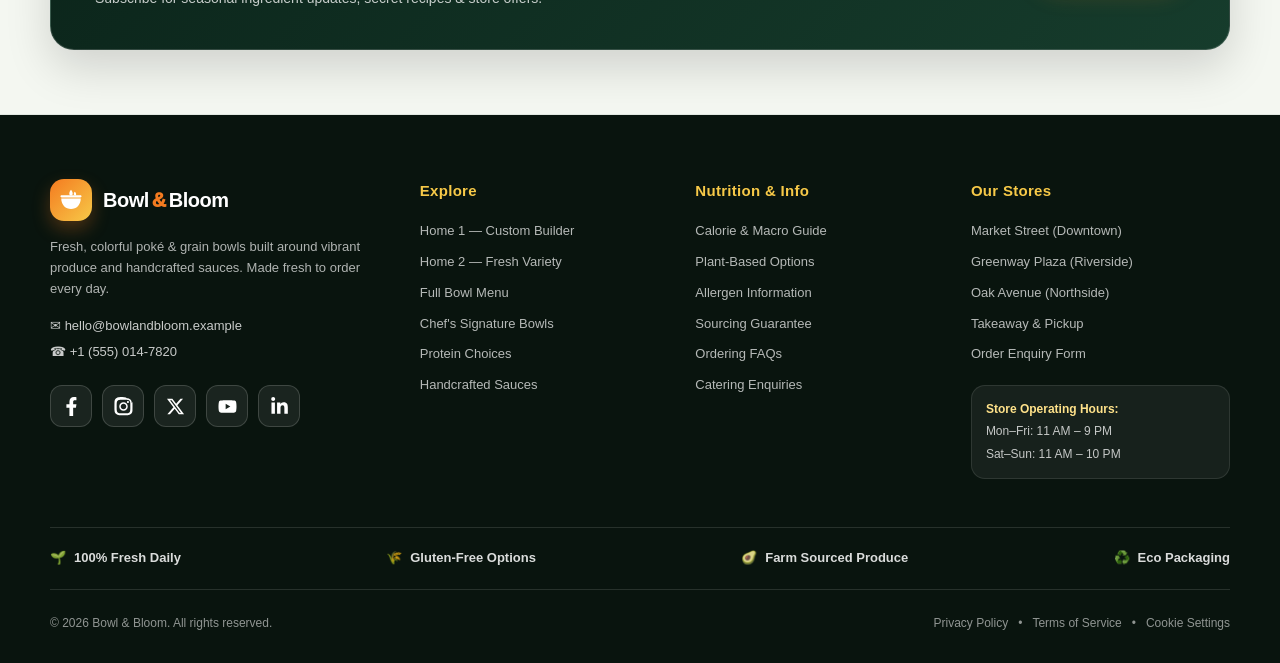
<file: menu.html>
<!DOCTYPE html>
<html lang="en" dir="ltr">
<head>
  <meta charset="UTF-8">
  <meta name="viewport" content="width=device-width, initial-scale=1.0">
  <meta name="description" content="Bowl & Bloom Menu - Explore bases, proteins, colorful toppings and handcrafted sauces to build your custom bowl.">
  <link rel="icon" type="image/svg+xml" href="data:image/svg+xml,%3Csvg xmlns='http://www.w3.org/2000/svg' viewBox='0 0 32 32'%3E%3Cdefs%3E%3ClinearGradient id='g' x1='0' y1='0' x2='32' y2='32' gradientUnits='userSpaceOnUse'%3E%3Cstop stop-color='%23f47b20'/%3E%3Cstop offset='1' stop-color='%23f7c948'/%3E%3C/linearGradient%3E%3C/defs%3E%3Crect width='32' height='32' rx='9' fill='url(%23g)'/%3E%3Cpath d='M4 14C4 21.732 9.373 27 16 27C22.627 27 28 21.732 28 14H4Z' fill='%23FFFFFF'/%3E%3Cpath d='M3 11.5C3 10.672 3.672 10 4.5 10H27.5C28.328 10 29 10.672 29 11.5C29 12.328 28.328 13 27.5 13H4.5C3.672 13 3 12.328 3 11.5Z' fill='%23FFFFFF'/%3E%3Cpath d='M16 3.5C13.2 7 13.2 10 16 10.8C18.8 10 18.8 7 16 3.5Z' fill='%23FFFFFF'/%3E%3Cpath d='M20.5 5.8C18.5 8.2 19.5 10.5 22 10.5C23 8.2 21.5 6.3 20.5 5.8Z' fill='%23FFFFFF'/%3E%3C/svg%3E">
  <title>Bowl & Bloom | The Menu - Build Your Perfect Bowl</title>
  <link rel="stylesheet" href="css/style.css">
</head>
<body>
  <!-- =========================================================
  HEADER
  ========================================================= -->
  <header class="site-header">
    <div class="container navbar">
      <a class="logo" href="index.html" aria-label="Bowl & Bloom Home">
        <span class="logo-mark" aria-hidden="true">
          <svg viewBox="0 0 32 32" fill="none" xmlns="http://www.w3.org/2000/svg">
            <path d="M4 14C4 21.732 9.373 27 16 27C22.627 27 28 21.732 28 14H4Z" fill="#FFFFFF"/>
            <path d="M3 11.5C3 10.672 3.672 10 4.5 10H27.5C28.328 10 29 10.672 29 11.5C29 12.328 28.328 13 27.5 13H4.5C3.672 13 3 12.328 3 11.5Z" fill="#FFFFFF"/>
            <path d="M16 3.5C13.2 7 13.2 10 16 10.8C18.8 10 18.8 7 16 3.5Z" fill="#FFFFFF"/>
            <path d="M20.5 5.8C18.5 8.2 19.5 10.5 22 10.5C23 8.2 21.5 6.3 20.5 5.8Z" fill="#FFFFFF"/>
          </svg>
        </span>
        <span>Bowl<span class="logo-text-accent">&amp;</span>Bloom</span>
      </a>
      <nav class="nav-menu" id="navMenu" aria-label="Main navigation">
        <a class="nav-link" href="index.html">Home 1</a>
        <a class="nav-link" href="home2.html">Home 2</a>
        <a class="nav-link active" href="menu.html">Menu</a>
        <a class="nav-link" href="nutrition.html">Nutrition</a>
        <a class="nav-link" href="locations.html">Locations</a>
        <div class="nav-controls">
          <button class="rtl-toggle" id="rtlToggle" type="button">RTL</button>
          <button class="theme-toggle" id="themeToggle" type="button">
            <span id="themeIcon">☾</span>
          </button>
          <button class="cart-btn" id="cartBtn" type="button" aria-label="View Cart">
            <span class="cart-icon">🛒</span>
            <span class="cart-text">Cart</span>
            <span class="cart-badge" id="cartBadge">0</span>
          </button>
          <a class="btn btn-primary" href="contact.html">Order Enquiry</a>
        </div>
      </nav>
      <button class="menu-toggle" id="menuToggle" type="button" aria-expanded="false" aria-label="Toggle Navigation">
        ☰
      </button>
    </div>
  </header>

  <!-- =========================================================
  MAIN CONTENT: MENU
  ========================================================= -->
  <main class="page fade-page" id="menu">
    <!-- PAGE BANNER -->
    <section class="page-banner" style="background-image:url('assets/images/menu-banner.jpg')">
      <div class="container">
        <div class="page-banner-content reveal">
          <div class="eyebrow">
            Build your perfect bowl
          </div>
          <h1>
            The Menu
          </h1>
          <p>
            Start with a base, choose a protein and finish with
            fresh toppings and sauces.
          </p>
        </div>
      </div>
    </section>

    <!-- MENU LIST & CATEGORY FILTER -->
    <section class="section">
      <div class="container">
        <div class="section-head reveal">
          <div class="eyebrow">
            Choose your foundation
          </div>
          <h2>
            Start with the flavor you want.
          </h2>
          <p class="muted">
            Filter the menu to explore bases, proteins, toppings and sauces.
          </p>
        </div>

        <div class="menu-filter">
          <button class="filter-btn active" type="button" data-filter="all">All</button>
          <button class="filter-btn" type="button" data-filter="base">Bases</button>
          <button class="filter-btn" type="button" data-filter="protein">Proteins</button>
          <button class="filter-btn" type="button" data-filter="topping">Toppings</button>
          <button class="filter-btn" type="button" data-filter="sauce">Sauces</button>
        </div>

        <div class="menu-grid" id="menuGrid">
          <!-- BASE: JASMINE RICE -->
          <article class="menu-card card-hover reveal" data-category="base">
            <img src="assets/images/menu-jasmine-rice.jpg" alt="Jasmine rice" loading="lazy">
            <div class="menu-card-body">
              <div class="menu-card-top">
                <h3>Jasmine Rice</h3>
                <span class="price">$3.99</span>
              </div>
              <p class="muted">
                Soft, fragrant rice with a naturally comforting finish.
              </p>
              <button type="button" class="btn btn-add-cart" data-name="Jasmine Rice Side" data-price="3.99" data-img="assets/images/menu-jasmine-rice.jpg">
                + Add to Cart
              </button>
            </div>
          </article>

          <!-- BASE: BROWN RICE -->
          <article class="menu-card card-hover reveal" data-category="base">
            <img src="assets/images/menu-brown-rice.jpg" alt="Brown rice" loading="lazy">
            <div class="menu-card-body">
              <div class="menu-card-top">
                <h3>Brown Rice</h3>
                <span class="price">$3.99</span>
              </div>
              <p class="muted">
                Nutty whole-grain goodness for a heartier foundation.
              </p>
              <button type="button" class="btn btn-add-cart" data-name="Brown Rice Side" data-price="3.99" data-img="assets/images/menu-brown-rice.jpg">
                + Add to Cart
              </button>
            </div>
          </article>

          <!-- BASE: FRESH GREENS -->
          <article class="menu-card card-hover reveal" data-category="base">
            <img src="assets/images/menu-fresh-greens.jpg" alt="Fresh greens" loading="lazy">
            <div class="menu-card-body">
              <div class="menu-card-top">
                <h3>Fresh Greens</h3>
                <span class="price">$4.49</span>
              </div>
              <p class="muted">
                Crisp leafy greens for a bright, fresh bowl.
              </p>
              <button type="button" class="btn btn-add-cart" data-name="Fresh Greens Base" data-price="4.49" data-img="assets/images/menu-fresh-greens.jpg">
                + Add to Cart
              </button>
            </div>
          </article>

          <!-- PROTEIN: LIME CHICKEN -->
          <article class="menu-card card-hover reveal" data-category="protein">
            <img src="assets/images/menu-lime-chicken.jpg" alt="Grilled chicken" loading="lazy">
            <div class="menu-card-body">
              <div class="menu-card-top">
                <h3>Lime Chicken Bowl</h3>
                <span class="price">$14.50</span>
              </div>
              <p class="muted">
                Grilled chicken finished with lime, herbs and cracked pepper.
              </p>
              <button type="button" class="btn btn-add-cart" data-name="Lime Chicken Bowl" data-price="14.50" data-img="assets/images/menu-lime-chicken.jpg">
                + Add to Cart
              </button>
            </div>
          </article>

          <!-- PROTEIN: SESAME TOFU -->
          <article class="menu-card card-hover reveal" data-category="protein">
            <img src="assets/images/menu-sesame-tofu.jpg" alt="Tofu bowl" loading="lazy">
            <div class="menu-card-body">
              <div class="menu-card-top">
                <h3>Sesame Tofu Bowl</h3>
                <span class="price">$13.50</span>
              </div>
              <p class="muted">
                Crisp-edged tofu glazed with sesame and savory aromatics.
              </p>
              <button type="button" class="btn btn-add-cart" data-name="Sesame Tofu Bowl" data-price="13.50" data-img="assets/images/menu-sesame-tofu.jpg">
                + Add to Cart
              </button>
            </div>
          </article>

          <!-- PROTEIN: CHILI SALMON -->
          <article class="menu-card card-hover reveal" data-category="protein">
            <img src="assets/images/menu-chili-salmon.jpg" alt="Salmon" loading="lazy">
            <div class="menu-card-body">
              <div class="menu-card-top">
                <h3>Chili Salmon Bowl</h3>
                <span class="price">$16.00</span>
              </div>
              <p class="muted">
                Tender salmon with a bright chili-lime glaze.
              </p>
              <button type="button" class="btn btn-add-cart" data-name="Chili Salmon Bowl" data-price="16.00" data-img="assets/images/menu-chili-salmon.jpg">
                + Add to Cart
              </button>
            </div>
          </article>

          <!-- TOPPING: AVOCADO -->
          <article class="menu-card card-hover reveal" data-category="topping">
            <img src="assets/images/menu-avocado.jpg" alt="Avocado" loading="lazy">
            <div class="menu-card-body">
              <div class="menu-card-top">
                <h3>Avocado Portion</h3>
                <span class="price">$1.50</span>
              </div>
              <p class="muted">
                Creamy avocado for a rich, smooth contrast.
              </p>
              <button type="button" class="btn btn-add-cart" data-name="Avocado Portion" data-price="1.50" data-img="assets/images/menu-avocado.jpg">
                + Add to Cart
              </button>
            </div>
          </article>

          <!-- TOPPING: PICKLED ONION -->
          <article class="menu-card card-hover reveal" data-category="topping">
            <img src="assets/images/menu-pickled-onion.jpg" alt="Fresh toppings" loading="lazy">
            <div class="menu-card-body">
              <div class="menu-card-top">
                <h3>Pickled Onion</h3>
                <span class="price">$0.75</span>
              </div>
              <p class="muted">
                Tangy pink onions that wake up the whole bowl.
              </p>
              <button type="button" class="btn btn-add-cart" data-name="Pickled Onion Side" data-price="0.75" data-img="assets/images/menu-pickled-onion.jpg">
                + Add to Cart
              </button>
            </div>
          </article>

          <!-- SAUCE: CITRUS TAHINI -->
          <article class="menu-card card-hover reveal" data-category="sauce">
            <img src="assets/images/menu-citrus-tahini.jpg" alt="Fresh sauce" loading="lazy">
            <div class="menu-card-body">
              <div class="menu-card-top">
                <h3>Citrus Tahini Bottle</h3>
                <span class="price">$4.99</span>
              </div>
              <p class="muted">
                Creamy tahini brightened with citrus and herbs.
              </p>
              <button type="button" class="btn btn-add-cart" data-name="Citrus Tahini Bottle" data-price="4.99" data-img="assets/images/menu-citrus-tahini.jpg">
                + Add to Cart
              </button>
            </div>
          </article>
        </div>
      </div>
    </section>

    <!-- INSPIRATION COMBOS -->
    <section class="section bowl-builder">
      <div class="container">
        <div class="section-head reveal">
          <div class="eyebrow">
            Build it your way
          </div>
          <h2>
            Mix, match and make it yours.
          </h2>
          <p class="muted">
            Combine your favorite ingredients or start with a chef-inspired bowl.
          </p>
        </div>
        <div class="tip-grid">
          <article class="tip card-hover reveal">
            <div class="tip-icon">☀️</div>
            <h3>Sunshine Bowl</h3>
            <p class="muted">
              Jasmine rice + lime chicken + avocado + citrus tahini.
            </p>
            <button type="button" class="btn btn-add-cart" data-name="Sunshine Bowl" data-price="14.99" data-img="assets/images/menu-lime-chicken.jpg">
              + Add to Cart ($14.99)
            </button>
          </article>
          <article class="tip card-hover reveal">
            <div class="tip-icon">🌿</div>
            <h3>Garden Bowl</h3>
            <p class="muted">
              Brown rice + sesame tofu + vegetables + green herb sauce.
            </p>
            <button type="button" class="btn btn-add-cart" data-name="Garden Bowl" data-price="13.99" data-img="assets/images/menu-sesame-tofu.jpg">
              + Add to Cart ($13.99)
            </button>
          </article>
          <article class="tip card-hover reveal">
            <div class="tip-icon">🌶️</div>
            <h3>Chili Coast Bowl</h3>
            <p class="muted">
              Greens + chili salmon + vegetables + chili lime.
            </p>
            <button type="button" class="btn btn-add-cart" data-name="Chili Coast Bowl" data-price="16.49" data-img="assets/images/menu-chili-salmon.jpg">
              + Add to Cart ($16.49)
            </button>
          </article>
        </div>
      </div>
    </section>

    <!-- CTA -->
    <section class="section home2-cta">
      <div class="container">
        <div class="cta-content reveal">
          <div class="eyebrow">
            Your bowl is waiting
          </div>
          <h2>
            Found your favorites?
          </h2>
          <p>
            Send an order enquiry and our team will help with the next step.
          </p>
          <div class="hero-actions">
            <a href="contact.html" class="btn btn-primary">
              Send Order Enquiry
            </a>
            <a href="locations.html" class="btn btn-light">
              Find a Location
            </a>
          </div>
        </div>
      </div>
    </section>
    <!-- NEWSLETTER SECTION -->
    <section class="section newsletter-section">
      <div class="container">
        <div class="footer-newsletter reveal">
          <div class="footer-news-copy">
            <span class="eyebrow" style="color:#ffe28a;">Join the Bloom Club</span>
            <h3>Get 15% off your first fresh bowl.</h3>
            <p>Subscribe for seasonal ingredient updates, secret recipes & store offers.</p>
          </div>
          <form class="footer-news-form" id="newsletterForm" onsubmit="event.preventDefault(); this.querySelector('.news-thanks').style.display='block'; this.reset();">
            <div class="news-input-wrap">
              <input type="email" placeholder="Enter your email address..." required aria-label="Email address">
              <button type="submit" class="btn btn-primary">Subscribe →</button>
            </div>
            <div class="news-thanks" style="display:none; margin-top:8px; font-size:12px; color:#f7c948; font-weight:800;">
              ✨ Welcome to the Bloom Club! Check your inbox for your 15% off code.
            </div>
          </form>
        </div>
      </div>
    </section>
  </main>

  <!-- =========================================================
  FOOTER
  ========================================================= -->
  <footer class="site-footer">
    <div class="container">
      <!-- MAIN FOOTER GRID -->
      <div class="footer-grid">
        <!-- BRAND COLUMN -->
        <div class="footer-brand">
          <a class="logo footer-logo" href="index.html">
            <span class="logo-mark" aria-hidden="true">
              <svg viewBox="0 0 32 32" fill="none" xmlns="http://www.w3.org/2000/svg">
                <path d="M4 14C4 21.732 9.373 27 16 27C22.627 27 28 21.732 28 14H4Z" fill="#FFFFFF"/>
                <path d="M3 11.5C3 10.672 3.672 10 4.5 10H27.5C28.328 10 29 10.672 29 11.5C29 12.328 28.328 13 27.5 13H4.5C3.672 13 3 12.328 3 11.5Z" fill="#FFFFFF"/>
                <path d="M16 3.5C13.2 7 13.2 10 16 10.8C18.8 10 18.8 7 16 3.5Z" fill="#FFFFFF"/>
                <path d="M20.5 5.8C18.5 8.2 19.5 10.5 22 10.5C23 8.2 21.5 6.3 20.5 5.8Z" fill="#FFFFFF"/>
              </svg>
            </span>
            <span>Bowl<span class="logo-text-accent">&amp;</span>Bloom</span>
          </a>
          <p class="footer-bio">
            Fresh, colorful poké &amp; grain bowls built around vibrant produce and handcrafted sauces. Made fresh to order every day.
          </p>
          <div class="footer-contact-mini">
            <div><span>✉</span> <a href="mailto:hello@bowlandbloom.example">hello@bowlandbloom.example</a></div>
            <div><span>☎</span> <span>+1 (555) 014-7820</span></div>
          </div>
          <div class="footer-social" aria-label="Social media links">
            <a class="social-link" href="#" aria-label="Facebook" title="Facebook">
              <svg viewBox="0 0 320 512" aria-hidden="true"><path d="M279.14 288l14.22-92.66h-88.91V127.2c0-25.35 12.42-42.48 48.24-42.48H293V6.26S259.43 0 225.36 0c-73.22 0-121.08 44.38-121.08 124.72v70.62H22.89V288h81.39v224h100.17V288z"/></svg>
            </a>
            <a class="social-link" href="#" aria-label="Instagram" title="Instagram">
              <svg viewBox="0 0 448 512" aria-hidden="true"><path d="M224.1 141c-63.6 0-114.9 51.3-114.9 114.9s51.3 114.9 114.9 114.9S339 319.5 339 255.9 287.7 141 224.1 141zm0 189.6c-41.1 0-74.7-33.5-74.7-74.7s33.5-74.7 74.7-74.7 74.7 33.5 74.7 74.7-33.6 74.7-74.7 74.7zm146.4-194.3c0 14.9-12 26.8-26.8 26.8-14.9 0-26.8-12-26.8-26.8s12-26.8 26.8-26.8 26.8 12 26.8 26.8zm76.1 27.2c-1.7-35.9-9.9-67.7-36.2-93.9-26.2-26.2-58-34.4-93.9-36.2C293.7 1.7 154.3 1.7 111.5 3.4 75.6 5.1 43.8 13.3 17.6 39.6-8.7 65.8-16.9 97.6-18.6 133.5c-1.7 42.8-1.7 182.2 0 225 1.7 35.9 9.9 67.7 36.2 93.9 26.2 26.2 58 34.4 93.9 36.2 42.8 1.7 182.2 1.7 225 0 35.9-1.7 67.7-9.9 93.9-36.2 26.2-26.2 34.4-58 36.2-93.9 1.7-42.8 1.7-182.1 0-224.9zM398.8 388c-7.8 19.6-22.9 34.7-42.6 42.6-29.5 11.7-99.5 9-132.1 9s-102.7 2.6-132.1-9c-19.6-7.8-34.7-22.9-42.6-42.6-11.7-29.5-9-99.5-9-132.1s-2.6-102.7 9-132.1c7.8-19.6 22.9-34.7 42.6-42.6 29.5-11.7 99.5-9 132.1-9s102.7-2.6 132.1 9c19.6 7.8 34.7 22.9 42.6 42.6 11.7 29.5 9 99.5 9 132.1s2.7 102.7-9 132.1z"/></svg>
            </a>
            <a class="social-link" href="#" aria-label="X" title="X">
              <svg viewBox="0 0 512 512" aria-hidden="true"><path d="M389.2 48h70.6L305.6 224.2 486.8 464H345L233.7 318.6 106.5 464H35.8l164.7-188.3L26.4 48H172l100.6 132.9L389.2 48zM364.4 421.8h39.1L151.1 88h-42z"/></svg>
            </a>
            <a class="social-link" href="#" aria-label="YouTube" title="YouTube">
              <svg viewBox="0 0 576 512" aria-hidden="true"><path d="M549.655 124.083c-6.281-23.65-24.787-42.276-48.284-48.597C458.781 64 288 64 288 64S117.22 64 74.629 75.486c-23.497 6.321-42.003 24.947-48.284 48.597-11.412 42.867-11.412 132.305-11.412 132.305s0 89.438 11.412 132.305c6.281 23.65 24.787 41.5 48.284 47.821C117.22 448 288 448 288 448s170.78 0 213.371-11.486c23.497-6.321 42.003-24.171 48.284-47.821 11.412-42.867 11.412-132.305 11.412-132.305s0-89.438-11.412-132.305zm-317.51 213.508V175.185l142.739 81.205-142.739 81.201z"/></svg>
            </a>
            <a class="social-link" href="#" aria-label="LinkedIn" title="LinkedIn">
              <svg viewBox="0 0 448 512" aria-hidden="true"><path d="M100.28 448H7.4V148.9h92.88zm-46.44-340.7C24.09 107.3 0 83.2 0 53.6A53.6 53.6 0 0153.84 0c29.7 0 53.8 24.1 53.8 53.6 0 29.6-24.1 53.7-53.8 53.7zM447.9 448h-92.68V302.4c0-34.7-.7-79.2-48.29-79.2-48.29 0-55.69 37.7-55.69 76.7V448h-92.78V148.9h89.08v40.8h1.3c12.4-23.5 42.69-48.3 87.88-48.3 94 0 111.28 61.9 111.28 142.3V448z"/></svg>
            </a>
          </div>
        </div>

        <!-- EXPLORE COLUMN -->
        <div>
          <div class="footer-title">Explore</div>
          <div class="footer-links">
            <a href="index.html">Home 1 — Custom Builder</a>
            <a href="home2.html">Home 2 — Fresh Variety</a>
            <a href="menu.html">Full Bowl Menu</a>
            <a href="index.html#signature">Chef's Signature Bowls</a>
            <a href="menu.html?filter=protein">Protein Choices</a>
            <a href="menu.html?filter=sauce">Handcrafted Sauces</a>
          </div>
        </div>

        <!-- NUTRITION & INFO COLUMN -->
        <div>
          <div class="footer-title">Nutrition &amp; Info</div>
          <div class="footer-links">
            <a href="nutrition.html">Calorie &amp; Macro Guide</a>
            <a href="nutrition.html">Plant-Based Options</a>
            <a href="nutrition.html">Allergen Information</a>
            <a href="contact.html">Sourcing Guarantee</a>
            <a href="contact.html">Ordering FAQs</a>
            <a href="contact.html">Catering Enquiries</a>
          </div>
        </div>

        <!-- LOCATIONS & HOURS COLUMN -->
        <div>
          <div class="footer-title">Our Stores</div>
          <div class="footer-links">
            <a href="locations.html">Market Street (Downtown)</a>
            <a href="locations.html">Greenway Plaza (Riverside)</a>
            <a href="locations.html">Oak Avenue (Northside)</a>
            <a href="locations.html">Takeaway &amp; Pickup</a>
            <a href="contact.html">Order Enquiry Form</a>
          </div>
          <div class="footer-hours-badge">
            <strong>Store Operating Hours:</strong>
            <span>Mon–Fri: 11 AM – 9 PM</span>
            <span>Sat–Sun: 11 AM – 10 PM</span>
          </div>
        </div>
      </div>

      <!-- QUALITY BADGES ROW -->
      <div class="footer-badges">
        <div class="footer-badge-item"><span>🌱</span> 100% Fresh Daily</div>
        <div class="footer-badge-item"><span>🌾</span> Gluten-Free Options</div>
        <div class="footer-badge-item"><span>🥑</span> Farm Sourced Produce</div>
        <div class="footer-badge-item"><span>♻️</span> Eco Packaging</div>
      </div>

      <!-- FOOTER BOTTOM -->
      <div class="footer-bottom">
        <span>© 2026 Bowl &amp; Bloom. All rights reserved.</span>
        <div class="footer-bottom-links">
          <a href="#">Privacy Policy</a>
          <span>•</span>
          <a href="#">Terms of Service</a>
          <span>•</span>
          <a href="#">Cookie Settings</a>
        </div>
      </div>
    </div>
  </footer>

  <script src="js/main.js"></script>
</body>
</html>
</file>
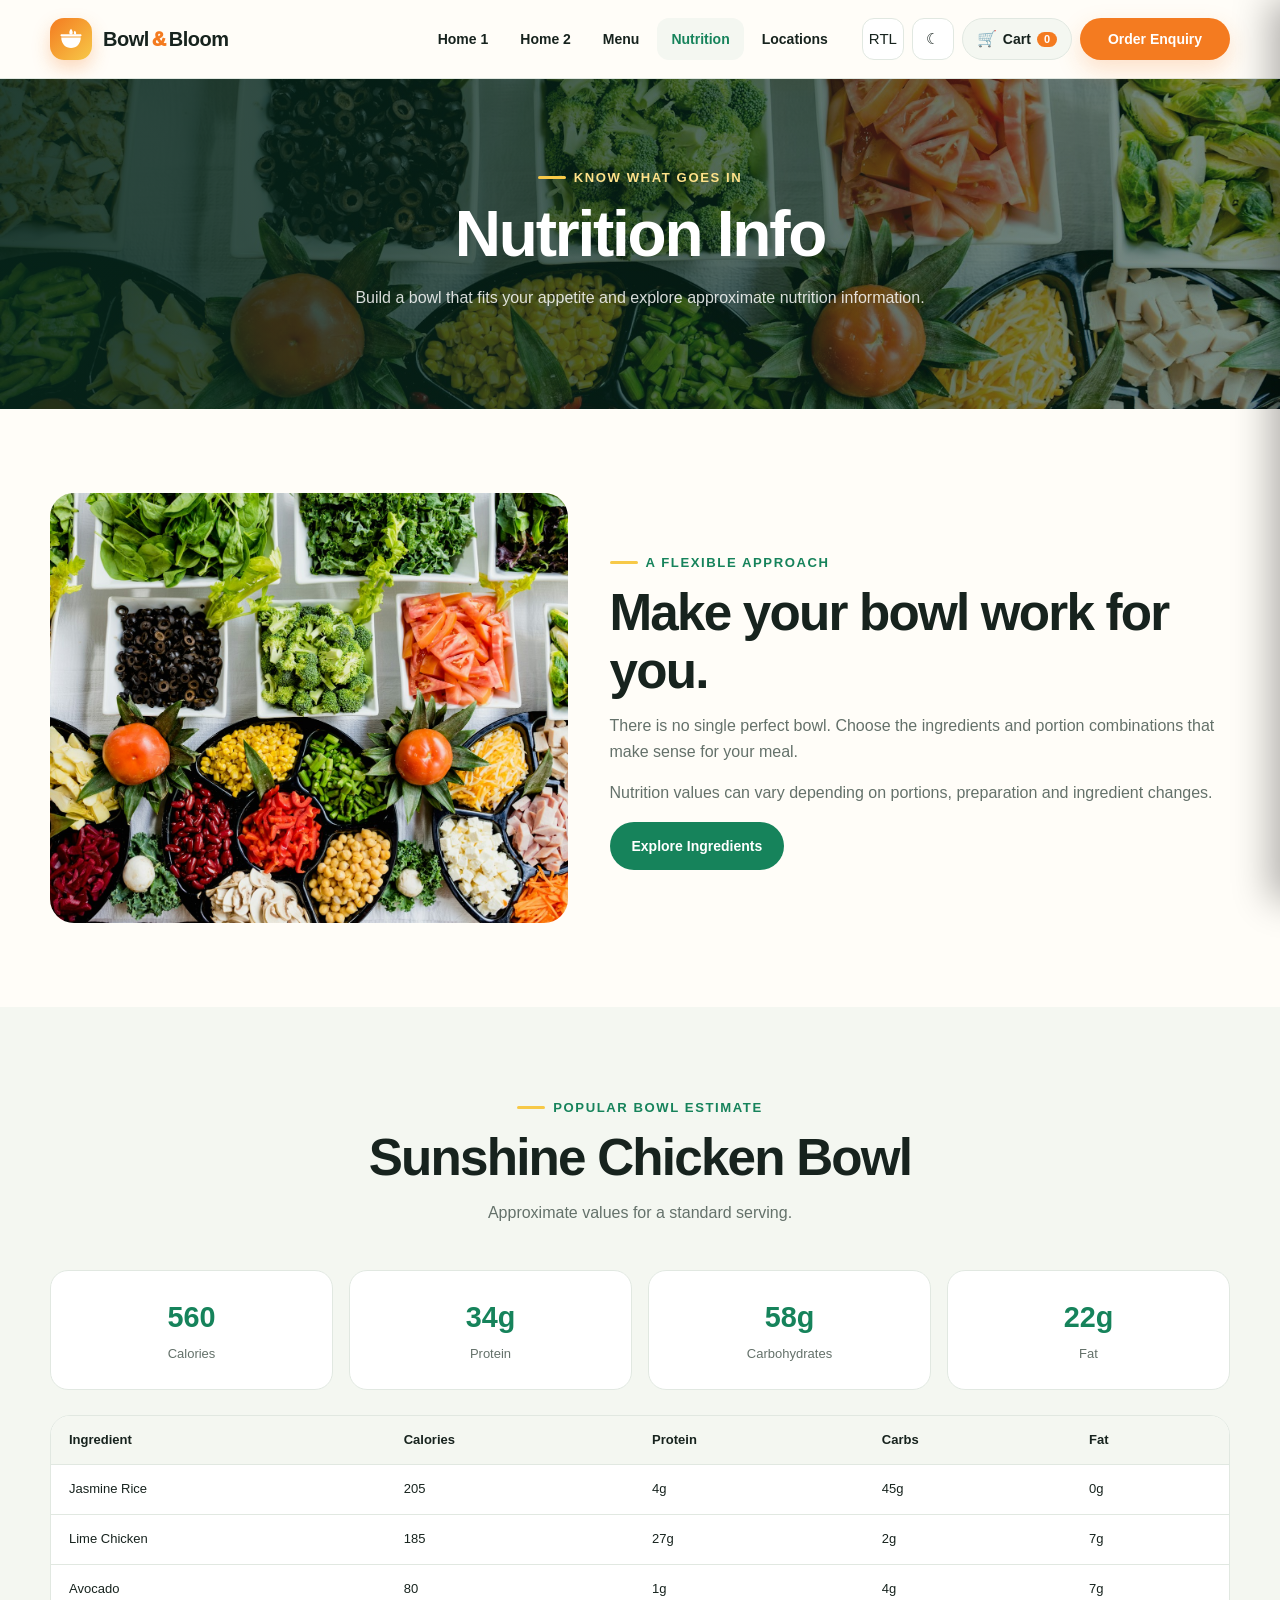
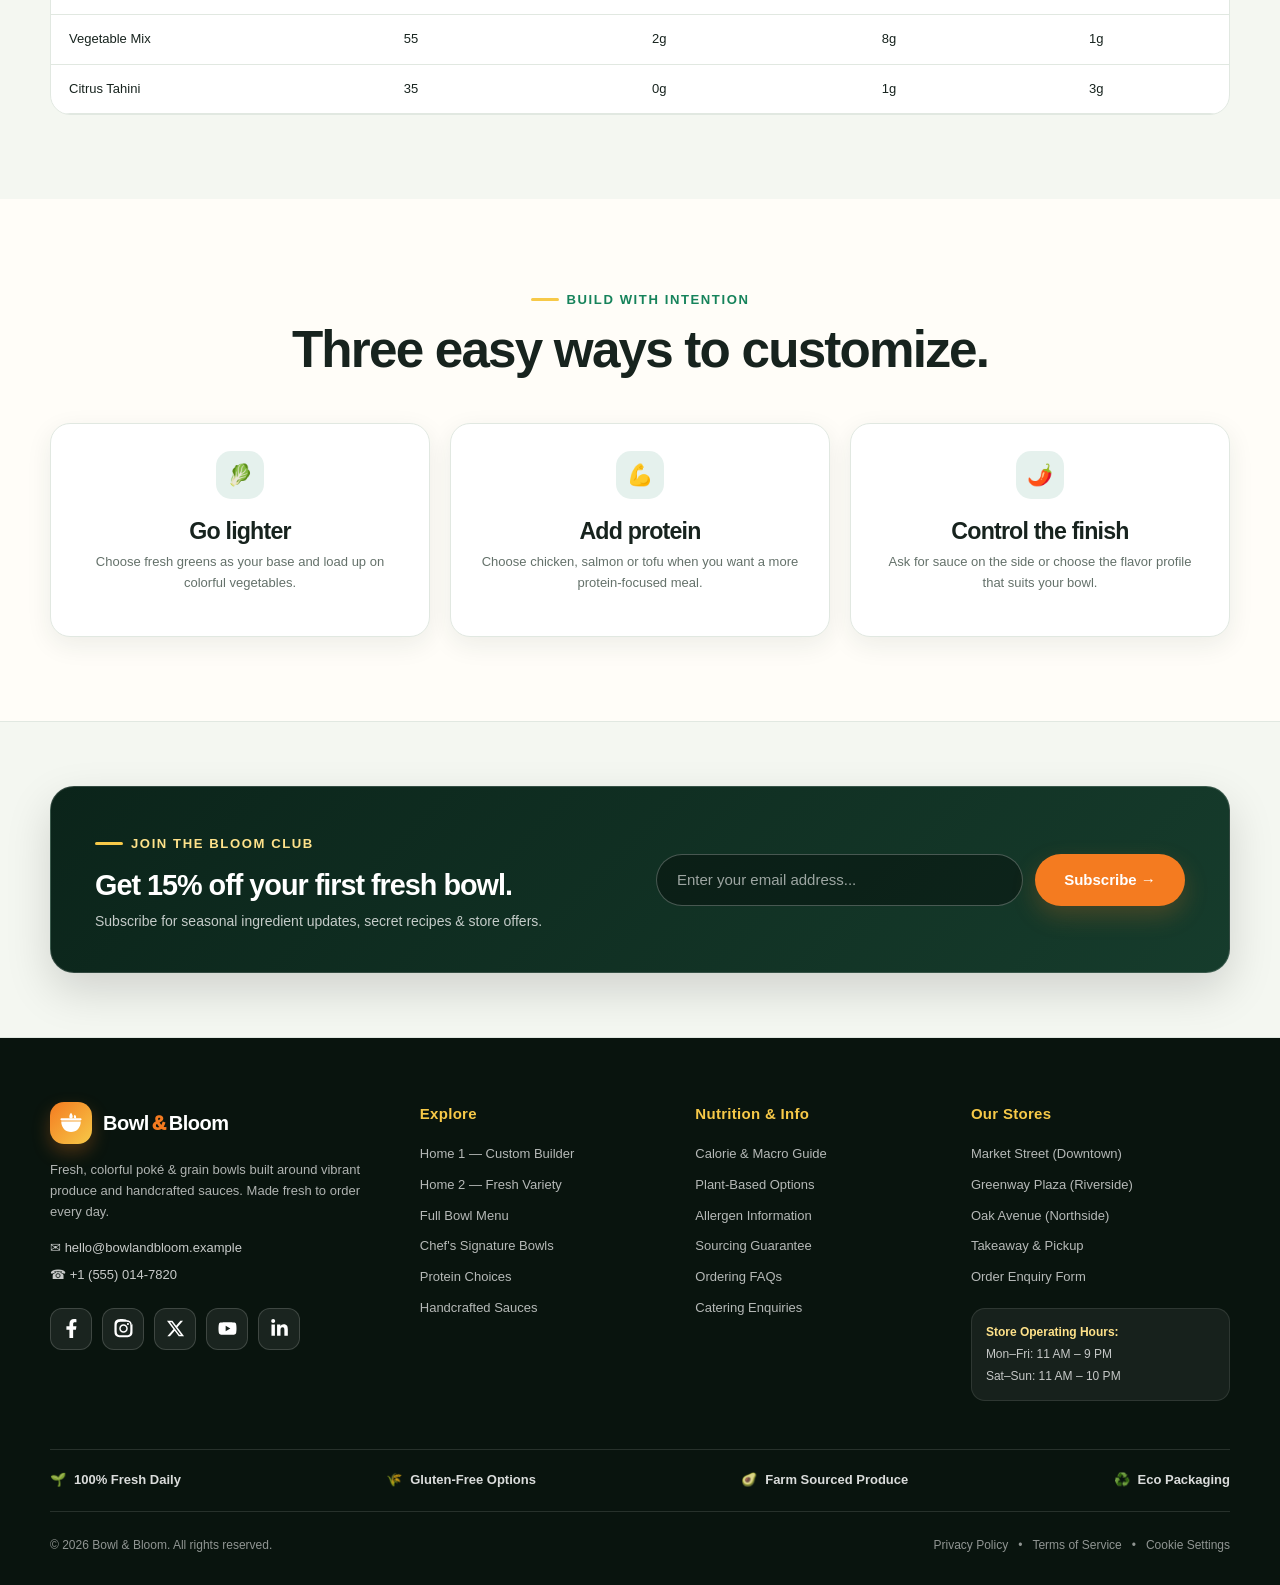
<file: nutrition.html>
<!DOCTYPE html>
<html lang="en" dir="ltr">
<head>
  <meta charset="UTF-8">
  <meta name="viewport" content="width=device-width, initial-scale=1.0">
  <meta name="description" content="Bowl & Bloom Nutrition - Build a bowl that fits your appetite and explore detailed nutrition information for real ingredients.">
  <link rel="icon" type="image/svg+xml" href="data:image/svg+xml,%3Csvg xmlns='http://www.w3.org/2000/svg' viewBox='0 0 32 32'%3E%3Cdefs%3E%3ClinearGradient id='g' x1='0' y1='0' x2='32' y2='32' gradientUnits='userSpaceOnUse'%3E%3Cstop stop-color='%23f47b20'/%3E%3Cstop offset='1' stop-color='%23f7c948'/%3E%3C/linearGradient%3E%3C/defs%3E%3Crect width='32' height='32' rx='9' fill='url(%23g)'/%3E%3Cpath d='M4 14C4 21.732 9.373 27 16 27C22.627 27 28 21.732 28 14H4Z' fill='%23FFFFFF'/%3E%3Cpath d='M3 11.5C3 10.672 3.672 10 4.5 10H27.5C28.328 10 29 10.672 29 11.5C29 12.328 28.328 13 27.5 13H4.5C3.672 13 3 12.328 3 11.5Z' fill='%23FFFFFF'/%3E%3Cpath d='M16 3.5C13.2 7 13.2 10 16 10.8C18.8 10 18.8 7 16 3.5Z' fill='%23FFFFFF'/%3E%3Cpath d='M20.5 5.8C18.5 8.2 19.5 10.5 22 10.5C23 8.2 21.5 6.3 20.5 5.8Z' fill='%23FFFFFF'/%3E%3C/svg%3E">
  <title>Bowl & Bloom | Nutrition Info & Balanced Bowls</title>
  <link rel="stylesheet" href="css/style.css">
</head>
<body>
  <!-- =========================================================
  HEADER
  ========================================================= -->
  <header class="site-header">
    <div class="container navbar">
      <a class="logo" href="index.html" aria-label="Bowl & Bloom Home">
        <span class="logo-mark" aria-hidden="true">
          <svg viewBox="0 0 32 32" fill="none" xmlns="http://www.w3.org/2000/svg">
            <path d="M4 14C4 21.732 9.373 27 16 27C22.627 27 28 21.732 28 14H4Z" fill="#FFFFFF"/>
            <path d="M3 11.5C3 10.672 3.672 10 4.5 10H27.5C28.328 10 29 10.672 29 11.5C29 12.328 28.328 13 27.5 13H4.5C3.672 13 3 12.328 3 11.5Z" fill="#FFFFFF"/>
            <path d="M16 3.5C13.2 7 13.2 10 16 10.8C18.8 10 18.8 7 16 3.5Z" fill="#FFFFFF"/>
            <path d="M20.5 5.8C18.5 8.2 19.5 10.5 22 10.5C23 8.2 21.5 6.3 20.5 5.8Z" fill="#FFFFFF"/>
          </svg>
        </span>
        <span>Bowl<span class="logo-text-accent">&amp;</span>Bloom</span>
      </a>
      <nav class="nav-menu" id="navMenu" aria-label="Main navigation">
        <a class="nav-link" href="index.html">Home 1</a>
        <a class="nav-link" href="home2.html">Home 2</a>
        <a class="nav-link" href="menu.html">Menu</a>
        <a class="nav-link active" href="nutrition.html">Nutrition</a>
        <a class="nav-link" href="locations.html">Locations</a>
        <div class="nav-controls">
          <button class="rtl-toggle" id="rtlToggle" type="button">RTL</button>
          <button class="theme-toggle" id="themeToggle" type="button">
            <span id="themeIcon">☾</span>
          </button>
          <button class="cart-btn" id="cartBtn" type="button" aria-label="View Cart">
            <span class="cart-icon">🛒</span>
            <span class="cart-text">Cart</span>
            <span class="cart-badge" id="cartBadge">0</span>
          </button>
          <a class="btn btn-primary" href="contact.html">Order Enquiry</a>
        </div>
      </nav>
      <button class="menu-toggle" id="menuToggle" type="button" aria-expanded="false" aria-label="Toggle Navigation">
        ☰
      </button>
    </div>
  </header>

  <!-- =========================================================
  MAIN CONTENT: NUTRITION
  ========================================================= -->
  <main class="page fade-page" id="nutrition">
    <!-- PAGE BANNER -->
    <section class="page-banner" style="background-image:url('assets/images/nutrition-banner.jpg')">
      <div class="container">
        <div class="page-banner-content reveal">
          <div class="eyebrow">
            Know what goes in
          </div>
          <h1>
            Nutrition Info
          </h1>
          <p>
            Build a bowl that fits your appetite and explore approximate
            nutrition information.
          </p>
        </div>
      </div>
    </section>

    <!-- INTRO -->
    <section class="section">
      <div class="container">
        <div class="nutrition-intro">
          <div class="nutrition-image reveal"></div>
          <div class="nutrition-copy reveal">
            <div class="eyebrow">
              A flexible approach
            </div>
            <h2>
              Make your bowl work for you.
            </h2>
            <p>
              There is no single perfect bowl. Choose the ingredients
              and portion combinations that make sense for your meal.
            </p>
            <p class="muted">
              Nutrition values can vary depending on portions,
              preparation and ingredient changes.
            </p>
            <a href="menu.html" class="btn btn-green">
              Explore Ingredients
            </a>
          </div>
        </div>
      </div>
    </section>

    <!-- POPULAR BOWL ESTIMATE & TABLE -->
    <section class="section bowl-builder">
      <div class="container">
        <div class="section-head reveal">
          <div class="eyebrow">
            Popular bowl estimate
          </div>
          <h2>
            Sunshine Chicken Bowl
          </h2>
          <p class="muted">
            Approximate values for a standard serving.
          </p>
        </div>

        <div class="nutrition-cards">
          <div class="nutrition-stat card-hover reveal">
            <strong>560</strong>
            <span>Calories</span>
          </div>
          <div class="nutrition-stat card-hover reveal">
            <strong>34g</strong>
            <span>Protein</span>
          </div>
          <div class="nutrition-stat card-hover reveal">
            <strong>58g</strong>
            <span>Carbohydrates</span>
          </div>
          <div class="nutrition-stat card-hover reveal">
            <strong>22g</strong>
            <span>Fat</span>
          </div>
        </div>

        <div class="nutrition-table-wrap reveal">
          <table class="nutrition-table">
            <thead>
              <tr>
                <th scope="col">Ingredient</th>
                <th scope="col">Calories</th>
                <th scope="col">Protein</th>
                <th scope="col">Carbs</th>
                <th scope="col">Fat</th>
              </tr>
            </thead>
            <tbody>
              <tr>
                <td>Jasmine Rice</td>
                <td>205</td>
                <td>4g</td>
                <td>45g</td>
                <td>0g</td>
              </tr>
              <tr>
                <td>Lime Chicken</td>
                <td>185</td>
                <td>27g</td>
                <td>2g</td>
                <td>7g</td>
              </tr>
              <tr>
                <td>Avocado</td>
                <td>80</td>
                <td>1g</td>
                <td>4g</td>
                <td>7g</td>
              </tr>
              <tr>
                <td>Vegetable Mix</td>
                <td>55</td>
                <td>2g</td>
                <td>8g</td>
                <td>1g</td>
              </tr>
              <tr>
                <td>Citrus Tahini</td>
                <td>35</td>
                <td>0g</td>
                <td>1g</td>
                <td>3g</td>
              </tr>
            </tbody>
          </table>
        </div>
      </div>
    </section>

    <!-- 3 TIPS -->
    <section class="section">
      <div class="container">
        <div class="section-head reveal">
          <div class="eyebrow">
            Build with intention
          </div>
          <h2>
            Three easy ways to customize.
          </h2>
        </div>
        <div class="tip-grid">
          <article class="tip card-hover reveal">
            <div class="tip-icon">🥬</div>
            <h3>Go lighter</h3>
            <p class="muted">
              Choose fresh greens as your base and load up on colorful vegetables.
            </p>
          </article>
          <article class="tip card-hover reveal">
            <div class="tip-icon">💪</div>
            <h3>Add protein</h3>
            <p class="muted">
              Choose chicken, salmon or tofu when you want a more protein-focused meal.
            </p>
          </article>
          <article class="tip card-hover reveal">
            <div class="tip-icon">🌶️</div>
            <h3>Control the finish</h3>
            <p class="muted">
              Ask for sauce on the side or choose the flavor profile
              that suits your bowl.
            </p>
          </article>
        </div>
      </div>
    </section>
    <!-- NEWSLETTER SECTION -->
    <section class="section newsletter-section">
      <div class="container">
        <div class="footer-newsletter reveal">
          <div class="footer-news-copy">
            <span class="eyebrow" style="color:#ffe28a;">Join the Bloom Club</span>
            <h3>Get 15% off your first fresh bowl.</h3>
            <p>Subscribe for seasonal ingredient updates, secret recipes & store offers.</p>
          </div>
          <form class="footer-news-form" id="newsletterForm" onsubmit="event.preventDefault(); this.querySelector('.news-thanks').style.display='block'; this.reset();">
            <div class="news-input-wrap">
              <input type="email" placeholder="Enter your email address..." required aria-label="Email address">
              <button type="submit" class="btn btn-primary">Subscribe →</button>
            </div>
            <div class="news-thanks" style="display:none; margin-top:8px; font-size:12px; color:#f7c948; font-weight:800;">
              ✨ Welcome to the Bloom Club! Check your inbox for your 15% off code.
            </div>
          </form>
        </div>
      </div>
    </section>
  </main>

  <!-- =========================================================
  FOOTER
  ========================================================= -->
  <footer class="site-footer">
    <div class="container">
      <!-- MAIN FOOTER GRID -->
      <div class="footer-grid">
        <!-- BRAND COLUMN -->
        <div class="footer-brand">
          <a class="logo footer-logo" href="index.html">
            <span class="logo-mark" aria-hidden="true">
              <svg viewBox="0 0 32 32" fill="none" xmlns="http://www.w3.org/2000/svg">
                <path d="M4 14C4 21.732 9.373 27 16 27C22.627 27 28 21.732 28 14H4Z" fill="#FFFFFF"/>
                <path d="M3 11.5C3 10.672 3.672 10 4.5 10H27.5C28.328 10 29 10.672 29 11.5C29 12.328 28.328 13 27.5 13H4.5C3.672 13 3 12.328 3 11.5Z" fill="#FFFFFF"/>
                <path d="M16 3.5C13.2 7 13.2 10 16 10.8C18.8 10 18.8 7 16 3.5Z" fill="#FFFFFF"/>
                <path d="M20.5 5.8C18.5 8.2 19.5 10.5 22 10.5C23 8.2 21.5 6.3 20.5 5.8Z" fill="#FFFFFF"/>
              </svg>
            </span>
            <span>Bowl<span class="logo-text-accent">&amp;</span>Bloom</span>
          </a>
          <p class="footer-bio">
            Fresh, colorful poké &amp; grain bowls built around vibrant produce and handcrafted sauces. Made fresh to order every day.
          </p>
          <div class="footer-contact-mini">
            <div><span>✉</span> <a href="mailto:hello@bowlandbloom.example">hello@bowlandbloom.example</a></div>
            <div><span>☎</span> <span>+1 (555) 014-7820</span></div>
          </div>
          <div class="footer-social" aria-label="Social media links">
            <a class="social-link" href="#" aria-label="Facebook" title="Facebook">
              <svg viewBox="0 0 320 512" aria-hidden="true"><path d="M279.14 288l14.22-92.66h-88.91V127.2c0-25.35 12.42-42.48 48.24-42.48H293V6.26S259.43 0 225.36 0c-73.22 0-121.08 44.38-121.08 124.72v70.62H22.89V288h81.39v224h100.17V288z"/></svg>
            </a>
            <a class="social-link" href="#" aria-label="Instagram" title="Instagram">
              <svg viewBox="0 0 448 512" aria-hidden="true"><path d="M224.1 141c-63.6 0-114.9 51.3-114.9 114.9s51.3 114.9 114.9 114.9S339 319.5 339 255.9 287.7 141 224.1 141zm0 189.6c-41.1 0-74.7-33.5-74.7-74.7s33.5-74.7 74.7-74.7 74.7 33.5 74.7 74.7-33.6 74.7-74.7 74.7zm146.4-194.3c0 14.9-12 26.8-26.8 26.8-14.9 0-26.8-12-26.8-26.8s12-26.8 26.8-26.8 26.8 12 26.8 26.8zm76.1 27.2c-1.7-35.9-9.9-67.7-36.2-93.9-26.2-26.2-58-34.4-93.9-36.2C293.7 1.7 154.3 1.7 111.5 3.4 75.6 5.1 43.8 13.3 17.6 39.6-8.7 65.8-16.9 97.6-18.6 133.5c-1.7 42.8-1.7 182.2 0 225 1.7 35.9 9.9 67.7 36.2 93.9 26.2 26.2 58 34.4 93.9 36.2 42.8 1.7 182.2 1.7 225 0 35.9-1.7 67.7-9.9 93.9-36.2 26.2-26.2 34.4-58 36.2-93.9 1.7-42.8 1.7-182.1 0-224.9zM398.8 388c-7.8 19.6-22.9 34.7-42.6 42.6-29.5 11.7-99.5 9-132.1 9s-102.7 2.6-132.1-9c-19.6-7.8-34.7-22.9-42.6-42.6-11.7-29.5-9-99.5-9-132.1s-2.6-102.7 9-132.1c7.8-19.6 22.9-34.7 42.6-42.6 29.5-11.7 99.5-9 132.1-9s102.7-2.6 132.1 9c19.6 7.8 34.7 22.9 42.6 42.6 11.7 29.5 9 99.5 9 132.1s2.7 102.7-9 132.1z"/></svg>
            </a>
            <a class="social-link" href="#" aria-label="X" title="X">
              <svg viewBox="0 0 512 512" aria-hidden="true"><path d="M389.2 48h70.6L305.6 224.2 486.8 464H345L233.7 318.6 106.5 464H35.8l164.7-188.3L26.4 48H172l100.6 132.9L389.2 48zM364.4 421.8h39.1L151.1 88h-42z"/></svg>
            </a>
            <a class="social-link" href="#" aria-label="YouTube" title="YouTube">
              <svg viewBox="0 0 576 512" aria-hidden="true"><path d="M549.655 124.083c-6.281-23.65-24.787-42.276-48.284-48.597C458.781 64 288 64 288 64S117.22 64 74.629 75.486c-23.497 6.321-42.003 24.947-48.284 48.597-11.412 42.867-11.412 132.305-11.412 132.305s0 89.438 11.412 132.305c6.281 23.65 24.787 41.5 48.284 47.821C117.22 448 288 448 288 448s170.78 0 213.371-11.486c23.497-6.321 42.003-24.171 48.284-47.821 11.412-42.867 11.412-132.305 11.412-132.305s0-89.438-11.412-132.305zm-317.51 213.508V175.185l142.739 81.205-142.739 81.201z"/></svg>
            </a>
            <a class="social-link" href="#" aria-label="LinkedIn" title="LinkedIn">
              <svg viewBox="0 0 448 512" aria-hidden="true"><path d="M100.28 448H7.4V148.9h92.88zm-46.44-340.7C24.09 107.3 0 83.2 0 53.6A53.6 53.6 0 0153.84 0c29.7 0 53.8 24.1 53.8 53.6 0 29.6-24.1 53.7-53.8 53.7zM447.9 448h-92.68V302.4c0-34.7-.7-79.2-48.29-79.2-48.29 0-55.69 37.7-55.69 76.7V448h-92.78V148.9h89.08v40.8h1.3c12.4-23.5 42.69-48.3 87.88-48.3 94 0 111.28 61.9 111.28 142.3V448z"/></svg>
            </a>
          </div>
        </div>

        <!-- EXPLORE COLUMN -->
        <div>
          <div class="footer-title">Explore</div>
          <div class="footer-links">
            <a href="index.html">Home 1 — Custom Builder</a>
            <a href="home2.html">Home 2 — Fresh Variety</a>
            <a href="menu.html">Full Bowl Menu</a>
            <a href="index.html#signature">Chef's Signature Bowls</a>
            <a href="menu.html?filter=protein">Protein Choices</a>
            <a href="menu.html?filter=sauce">Handcrafted Sauces</a>
          </div>
        </div>

        <!-- NUTRITION & INFO COLUMN -->
        <div>
          <div class="footer-title">Nutrition &amp; Info</div>
          <div class="footer-links">
            <a href="nutrition.html">Calorie &amp; Macro Guide</a>
            <a href="nutrition.html">Plant-Based Options</a>
            <a href="nutrition.html">Allergen Information</a>
            <a href="contact.html">Sourcing Guarantee</a>
            <a href="contact.html">Ordering FAQs</a>
            <a href="contact.html">Catering Enquiries</a>
          </div>
        </div>

        <!-- LOCATIONS & HOURS COLUMN -->
        <div>
          <div class="footer-title">Our Stores</div>
          <div class="footer-links">
            <a href="locations.html">Market Street (Downtown)</a>
            <a href="locations.html">Greenway Plaza (Riverside)</a>
            <a href="locations.html">Oak Avenue (Northside)</a>
            <a href="locations.html">Takeaway &amp; Pickup</a>
            <a href="contact.html">Order Enquiry Form</a>
          </div>
          <div class="footer-hours-badge">
            <strong>Store Operating Hours:</strong>
            <span>Mon–Fri: 11 AM – 9 PM</span>
            <span>Sat–Sun: 11 AM – 10 PM</span>
          </div>
        </div>
      </div>

      <!-- QUALITY BADGES ROW -->
      <div class="footer-badges">
        <div class="footer-badge-item"><span>🌱</span> 100% Fresh Daily</div>
        <div class="footer-badge-item"><span>🌾</span> Gluten-Free Options</div>
        <div class="footer-badge-item"><span>🥑</span> Farm Sourced Produce</div>
        <div class="footer-badge-item"><span>♻️</span> Eco Packaging</div>
      </div>

      <!-- FOOTER BOTTOM -->
      <div class="footer-bottom">
        <span>© 2026 Bowl &amp; Bloom. All rights reserved.</span>
        <div class="footer-bottom-links">
          <a href="#">Privacy Policy</a>
          <span>•</span>
          <a href="#">Terms of Service</a>
          <span>•</span>
          <a href="#">Cookie Settings</a>
        </div>
      </div>
    </div>
  </footer>

  <script src="js/main.js"></script>
</body>
</html>
</file>
<file: css/style.css>
:root{
  color-scheme:light;
  --primary:#f47b20;
  --primary-dark:#d95f0d;
  --green:#16835b;
  --green-dark:#0d6244;
  --yellow:#f7c948;
  --bg:#fffdf8;
  --surface:#ffffff;
  --surface-2:#f4f7f1;
  --text:#17231e;
  --muted:#64716a;
  --border:#e1e8e1;
  --white:#ffffff;
  --dark:#102119;
  --radius:22px;
  --container:1180px;
  --shadow:0 18px 50px rgba(24,50,38,.10);
  --shadow-sm:0 8px 26px rgba(24,50,38,.08);
}

html[data-theme="dark"]{
  color-scheme:dark;
  --bg:#0e1511;
  --surface:#18201b;
  --surface-2:#202a24;
  --text:#f3f7f3;
  --muted:#b3c0b7;
  --border:#344138;
  --shadow:0 18px 50px rgba(0,0,0,.35);
  --shadow-sm:0 8px 26px rgba(0,0,0,.25);
}

*{
  box-sizing:border-box;
}

html{
  scroll-behavior:smooth;
}

body{
  margin:0;
  background:var(--bg);
  color:var(--text);
  font-family:Inter,Arial,Helvetica,sans-serif;
  line-height:1.6;
  overflow-x:hidden;
}

body.menu-open{
  overflow:hidden;
}

img{
  width:100%;
  height:auto;
  display:block;
}

a{
  color:inherit;
}

button,
input,
select,
textarea{
  font:inherit;
}

button{
  cursor:pointer;
}

h1,
h2,
h3,
h4{
  margin:0 0 14px;
  line-height:1.12;
  letter-spacing:-.035em;
}

h1{
  font-size:clamp(2.6rem,6vw,5.8rem);
}

h2{
  font-size:clamp(2rem,4vw,3.35rem);
}

h3{
  font-size:clamp(1.15rem,2vw,1.45rem);
}

p{
  margin:0 0 16px;
}

.container{
  width:min(var(--container),calc(100% - 40px));
  margin:auto;
}

.section{
  padding:84px 0;
}

.section-head{
  max-width:720px;
  margin:0 auto 44px;
  text-align:center;
}

.eyebrow{
  display:inline-flex;
  align-items:center;
  gap:8px;
  margin-bottom:11px;
  color:var(--green);
  font-size:.82rem;
  font-weight:900;
  letter-spacing:.12em;
  text-transform:uppercase;
}

.eyebrow::before{
  content:"";
  width:28px;
  height:3px;
  border-radius:50px;
  background:var(--yellow);
}

.muted{
  color:var(--muted);
}

/* =========================================================
BUTTONS
========================================================= */
.btn{
  height:48px;
  min-width:150px;
  padding:0 21px;
  display:inline-flex;
  align-items:center;
  justify-content:center;
  gap:8px;
  border:1px solid transparent;
  border-radius:999px;
  text-decoration:none;
  font-size:14px;
  font-weight:850;
  line-height:1;
  white-space:nowrap;
  transition:
    transform .22s ease,
    box-shadow .22s ease,
    background .22s ease,
    border-color .22s ease,
    color .22s ease;
}

.btn:hover{
  transform:translateY(-3px);
}

.btn-primary{
  background:var(--primary);
  color:#fff;
  box-shadow:0 10px 24px rgba(244,123,32,.22);
}

.btn-primary:hover{
  background:var(--primary-dark);
}

.btn-green{
  background:var(--green);
  color:#fff;
}

.btn-outline{
  background:transparent;
  color:var(--text);
  border-color:var(--border);
}

.btn-light{
  background:#fff;
  color:#15221c;
}

.btn-dark{
  background:#17231e;
  color:#fff;
}

.btn-full{
  width:100%;
}

/* =========================================================
HEADER
========================================================= */
.site-header{
  position:sticky;
  top:0;
  z-index:1000;
  background:color-mix(in srgb,var(--bg) 92%,transparent);
  backdrop-filter:blur(18px);
  border-bottom:1px solid var(--border);
}

.navbar{
  min-height:78px;
  display:flex;
  justify-content:space-between;
  align-items:center;
  gap:18px;
}

.logo{
  display:inline-flex;
  align-items:center;
  gap:11px;
  text-decoration:none;
  font-size:1.25rem;
  font-weight:900;
  letter-spacing:-0.025em;
  white-space:nowrap;
  transition:transform .2s ease;
}

.logo:hover{
  transform:scale(1.02);
}

.logo-mark{
  width:42px;
  height:42px;
  display:grid;
  place-items:center;
  border-radius:14px;
  background:linear-gradient(135deg,var(--primary),var(--yellow));
  box-shadow:0 8px 18px rgba(244,123,32,.28);
  flex-shrink:0;
}

.logo-mark svg{
  width:26px;
  height:26px;
  display:block;
}

.logo-text-accent{
  color:var(--primary);
  font-weight:950;
  display:inline-block;
  padding:0 3px;
}

.nav-menu{
  display:flex;
  align-items:center;
  gap:4px;
  margin:0 0 0 auto;
}

html[dir="rtl"] .nav-menu{
  margin:0 auto 0 0;
}

.nav-link{
  display:inline-flex;
  align-items:center;
  height:42px;
  padding:0 14px;
  border:0;
  border-radius:12px;
  background:transparent;
  color:var(--text);
  text-decoration:none;
  font-size:14px;
  font-weight:750;
  line-height:1;
  transition:.2s;
}

.nav-link:hover,
.nav-link.active{
  background:var(--surface-2);
  color:var(--green);
}

.nav-controls{
  display:flex;
  align-items:center;
  gap:8px;
  margin:0 0 0 16px;
  flex-shrink:0;
}

html[dir="rtl"] .nav-controls{
  margin:0 16px 0 0;
}

.nav-controls .btn{
  order:4;
  height:42px;
  min-height:42px;
  padding:0 20px;
  font-size:14px;
}

.rtl-toggle{
  order:1;
}

.theme-toggle{
  order:2;
}

.rtl-toggle,
.theme-toggle{
  width:42px;
  height:42px;
  flex:0 0 42px;
  display:grid;
  place-items:center;
  border:1px solid var(--border);
  border-radius:12px;
  background:var(--surface);
  color:var(--text);
  font-size:15px;
  transition:.2s;
}

.rtl-toggle:hover,
.theme-toggle:hover{
  border-color:var(--primary);
  transform:translateY(-2px);
}

.menu-toggle{
  display:none;
  width:44px;
  height:44px;
  border:1px solid var(--border);
  border-radius:12px;
  background:var(--surface);
  color:var(--text);
  font-size:22px;
}

html[dir="rtl"] .logo{
  justify-self:start;
  direction:ltr;
}

html[dir="rtl"] .nav-menu{
  justify-self:center;
}

html[dir="rtl"] .nav-controls{
  justify-self:end;
}

/* =========================================================
PAGE WRAPPER & ANIMATIONS
========================================================= */
.page{
  display:block;
}

.fade-page{
  animation:pageEnter .55s ease both;
}

@keyframes pageEnter{
  from{
    opacity:0;
    transform:translateY(14px);
  }
  to{
    opacity:1;
    transform:translateY(0);
  }
}

.reveal{
  animation:revealUp .75s cubic-bezier(.2,.7,.2,1) both;
}

@keyframes revealUp{
  from{
    opacity:0;
    transform:translateY(30px);
  }
  to{
    opacity:1;
    transform:translateY(0);
  }
}

.float-animation{
  animation:floatImage 5s ease-in-out infinite;
}

@keyframes floatImage{
  0%,100%{transform:translateY(0)}
  50%{transform:translateY(-10px)}
}

.image-hover{
  overflow:hidden;
}

.image-hover img{
  transition:transform .65s ease;
}

.image-hover:hover img{
  transform:scale(1.06);
}

.card-hover{
  transition:transform .35s cubic-bezier(.16,1,.3,1), border-color .35s ease, box-shadow .35s ease;
}

.card-hover:hover{
  transform:translateY(-6px);
  border-color:var(--green);
  box-shadow:0 18px 36px rgba(0,0,0,.12);
}

html[data-theme="dark"] .card-hover:hover{
  border-color:var(--yellow);
  box-shadow:0 18px 36px rgba(0,0,0,.45);
}

.card-hover{
  transition:
    transform .3s ease,
    box-shadow .3s ease,
    border-color .3s ease;
}

.card-hover:hover{
  transform:translateY(-7px);
  box-shadow:var(--shadow);
}

/* =========================================================
HOME 1 HERO
========================================================= */
.hero{
  min-height:700px;
  position:relative;
  display:flex;
  align-items:center;
  isolation:isolate;
  background:
    linear-gradient(
      90deg,
      rgba(4,31,22,.88),
      rgba(4,31,22,.70) 45%,
      rgba(4,31,22,.25)
    ),
    url("../assets/images/hero-bg.jpg")
    center/cover no-repeat;
}

html[dir="rtl"] .hero{
  background:
    linear-gradient(
      270deg,
      rgba(4,31,22,.88),
      rgba(4,31,22,.70) 45%,
      rgba(4,31,22,.25)
    ),
    url("../assets/images/hero-bg.jpg")
    center/cover no-repeat;
}

.hero-content{
  max-width:800px;
  padding:90px 0;
  color:#fff;
  margin:0 auto;
  text-align:center;
}

.hero .eyebrow{
  color:#ffe28a;
}

.hero p{
  max-width:660px;
  margin-left:auto;
  margin-right:auto;
  color:rgba(255,255,255,.88);
  font-size:clamp(1rem,1.7vw,1.2rem);
}

.hero-actions{
  margin-top:28px;
  display:flex;
  align-items:center;
  justify-content:center;
  flex-wrap:wrap;
  gap:12px;
}

.hero-note{
  display:flex;
  align-items:center;
  justify-content:center;
  gap:9px;
  margin-top:20px;
  color:rgba(255,255,255,.78);
  font-size:14px;
}

/* =========================================================
HOME 1 BUILD
========================================================= */
.bowl-builder{
  background:var(--surface-2);
}

.builder-grid{
  display:grid;
  grid-template-columns:1.08fr .92fr;
  gap:28px;
  align-items:stretch;
}

.builder-card{
  min-width:0;
  padding:30px;
  background:var(--surface);
  border:1px solid var(--border);
  border-radius:var(--radius);
  box-shadow:var(--shadow-sm);
}

.builder-options{
  display:grid;
  gap:21px;
}

.option-group h3{
  display:flex;
  align-items:center;
  justify-content:space-between;
  gap:15px;
}

.option-group small{
  color:var(--muted);
  font-size:12px;
}

.option-grid{
  display:grid;
  grid-template-columns:repeat(3,1fr);
  gap:9px;
  margin-top:11px;
}

.option{
  min-height:48px;
  padding:10px 8px;
  border:1px solid var(--border);
  border-radius:14px;
  background:var(--surface);
  color:var(--text);
  font-size:13px;
  font-weight:750;
  transition:.2s;
}

.option:hover{
  border-color:var(--primary);
}

.option.selected{
  border-color:var(--primary);
  background:rgba(244,123,32,.10);
  color:var(--primary);
}

.builder-result{
  display:flex;
  align-items:center;
  justify-content:space-between;
  gap:15px;
  margin-top:24px;
  padding:16px;
  border-radius:16px;
  background:var(--surface-2);
}

#bowlSummary{
  font-size:13px;
}

.bowl-preview{
  min-height:100%;
  overflow:hidden;
  color:#fff;
  background:
    linear-gradient(145deg,rgba(15,81,57,.91),rgba(9,47,34,.91)),
    url("../assets/images/bowl-preview-bg.jpg")
    center/cover no-repeat;
}

.bowl-preview-content{
  min-height:100%;
  display:flex;
  flex-direction:column;
  justify-content:center;
  padding:38px;
}

.bowl-preview .eyebrow{
  color:#ffe28a;
}

.bowl-preview p{
  color:rgba(255,255,255,.82);
}

.bowl-visual{
  width:min(245px,70%);
  aspect-ratio:1;
  margin:15px auto 28px;
  border-radius:50%;
  background:url("../assets/images/signature-salmon.jpg") center/cover no-repeat;
  border:6px solid rgba(255,255,255,.35);
  box-shadow:0 25px 45px rgba(0,0,0,.25);
}

.preview-total{
  display:flex;
  align-items:center;
  justify-content:space-between;
  gap:12px;
  padding-top:17px;
  margin-top:18px;
  border-top:1px solid rgba(255,255,255,.20);
}

/* =========================================================
HOME 1 FOOD
========================================================= */
.color-section{
  background:var(--bg);
}

.color-grid{
  display:grid;
  grid-template-columns:repeat(3,1fr);
  gap:20px;
}

.food-card{
  overflow:hidden;
  background:var(--surface);
  border:1px solid var(--border);
  border-radius:20px;
  box-shadow:var(--shadow-sm);
}

.food-image{
  width:100%;
  height:250px;
  object-fit:cover;
}

.food-body{
  padding:22px;
  display:flex;
  flex-direction:column;
  align-items:center;
  text-align:center;
}

.tag{
  display:inline-flex;
  align-items:center;
  justify-content:center;
  padding:5px 12px;
  border-radius:99px;
  background:rgba(22,131,91,.10);
  color:var(--green);
  font-size:12px;
  font-weight:850;
  margin-bottom:8px;
}

.food-body h3{
  margin-top:2px;
  margin-bottom:6px;
  text-align:center;
}

.food-body p{
  font-size:14px;
  text-align:center;
}

.food-meta{
  width:100%;
  display:flex;
  align-items:center;
  justify-content:space-between;
  gap:10px;
  margin-top:17px;
  padding-top:12px;
  border-top:1px dashed var(--border);
  font-size:13px;
  font-weight:800;
}

.price{
  color:var(--primary);
  font-weight:900;
}

/* =========================================================
HOME 1 — FOUR STEPS
========================================================= */
.steps-section{
  background:var(--surface-2);
}

.steps-grid{
  display:grid;
  grid-template-columns:repeat(4,minmax(0,1fr));
  gap:18px;
  align-items:stretch;
}

.step{
  min-width:0;
  height:100%;
  overflow:hidden;
  display:flex;
  flex-direction:column;
  padding:0;
  border:1px solid var(--border);
  border-radius:20px;
  background:var(--surface);
  box-shadow:var(--shadow-sm);
}

.step-image{
  width:100%;
  height:165px;
  flex:0 0 165px;
  object-fit:cover;
  display:block;
}

.step-body{
  padding:22px;
  display:flex;
  flex-direction:column;
  align-items:center;
  text-align:center;
  flex:1;
}

.step-num{
  width:44px;
  height:44px;
  display:grid;
  place-items:center;
  margin:0 auto 18px;
  border-radius:14px;
  background:rgba(244,123,32,.11);
  color:var(--primary);
  font-weight:950;
}

.step h3{
  margin-bottom:10px;
  text-align:center;
}

.step p{
  margin:0;
  font-size:14px;
  color:var(--muted);
  text-align:center;
}

/* =========================================================
TESTIMONIAL
========================================================= */
.testimonial-section{
  color:#fff;
  background:
    linear-gradient(rgba(13,98,68,.94),rgba(13,98,68,.94)),
    url("../assets/images/testimonial-bg.jpg")
    center/cover no-repeat;
}

.testimonial-section .eyebrow{
  color:#ffe28a;
}

.testimonial-grid{
  display:grid;
  grid-template-columns:repeat(3,1fr);
  gap:20px;
}

.quote-card{
  padding:27px;
  border:1px solid rgba(255,255,255,.16);
  border-radius:20px;
  background:rgba(255,255,255,.10);
  backdrop-filter:blur(9px);
  display:flex;
  flex-direction:column;
  align-items:center;
  text-align:center;
}

.quote-card p{
  color:rgba(255,255,255,.84);
  font-size:14px;
  text-align:center;
  margin-bottom:auto;
}

.stars{
  margin-bottom:16px;
  color:#ffe28a;
  letter-spacing:2px;
  text-align:center;
}

.person{
  display:flex;
  flex-direction:column;
  align-items:center;
  justify-content:center;
  gap:8px;
  margin-top:20px;
}

.avatar{
  width:46px;
  height:46px;
  object-fit:cover;
  border-radius:50%;
}

/* =========================================================
HOME 2
========================================================= */
.hero-alt{
  min-height:650px;
  background:
    linear-gradient(
      90deg,
      rgba(255,250,237,.96),
      rgba(255,250,237,.83) 42%,
      rgba(255,250,237,.20)
    ),
    url("../assets/images/hero-alt-bg.jpg")
    center/cover no-repeat;
}

html[data-theme="dark"] .hero-alt{
  background:
    linear-gradient(
      90deg,
      rgba(13,21,17,.97),
      rgba(13,21,17,.85) 42%,
      rgba(13,21,17,.24)
    ),
    url("../assets/images/hero-alt-bg.jpg")
    center/cover no-repeat;
}

html[dir="rtl"] .hero-alt{
  background:
    linear-gradient(
      270deg,
      rgba(255,250,237,.96),
      rgba(255,250,237,.83) 42%,
      rgba(255,250,237,.20)
    ),
    url("../assets/images/hero-alt-bg.jpg")
    center/cover no-repeat;
}

html[data-theme="dark"][dir="rtl"] .hero-alt{
  background:
    linear-gradient(
      270deg,
      rgba(13,21,17,.97),
      rgba(13,21,17,.85) 42%,
      rgba(13,21,17,.24)
    ),
    url("../assets/images/hero-alt-bg.jpg")
    center/cover no-repeat;
}

.hero-alt .hero-content{
  color:var(--text);
}

.hero-alt p{
  color:var(--muted);
}

/* =========================================================
MARQUEE
========================================================= */
.marquee{
  overflow:hidden;
  border-top:1px solid var(--border);
  border-bottom:1px solid var(--border);
  background:var(--surface);
  white-space:nowrap;
  user-select:none;
  position:relative;
  width:100%;
}

.marquee-track{
  display:flex;
  width:max-content;
  gap:40px;
  padding:18px 0;
  color:var(--green);
  font-weight:900;
  letter-spacing:1px;
  will-change:transform;
}

.marquee-track span{
  display:flex;
  align-items:center;
  gap:40px;
  flex-shrink:0;
}

.marquee-track span::after{
  content:"✦";
  color:var(--yellow);
}

/* =========================================================
FRESH
========================================================= */
.fresh-grid{
  display:grid;
  grid-template-columns:1.12fr .88fr;
  gap:25px;
}

.fresh-feature{
  min-height:510px;
  position:relative;
  overflow:hidden;
  border-radius:24px;
  background:
    linear-gradient(transparent,rgba(0,0,0,.78)),
    url("../assets/images/fresh-feature-bg.jpg")
    center/cover no-repeat;
  transition:transform .4s cubic-bezier(.16,1,.3,1), box-shadow .4s ease;
  cursor:pointer;
}

.fresh-feature:hover{
  transform:translateY(-6px);
  box-shadow:0 22px 45px rgba(0,0,0,.25);
}

.fresh-overlay{
  position:absolute;
  right:0;
  bottom:0;
  left:0;
  padding:34px;
  color:#fff;
  text-align:center;
  display:flex;
  flex-direction:column;
  align-items:center;
}

.fresh-overlay h2,
.fresh-overlay p{
  text-align:center;
}

.fresh-overlay .eyebrow{
  color:#ffe28a;
}

.fresh-overlay p{
  color:rgba(255,255,255,.82);
}

.fresh-list{
  display:grid;
  gap:14px;
}

.fresh-item{
  display:grid;
  grid-template-columns:100px 1fr;
  gap:17px;
  align-items:center;
  min-width:0;
  padding:13px;
  border:1px solid var(--border);
  border-radius:18px;
  background:var(--surface);
  transition:transform .35s cubic-bezier(.16,1,.3,1), border-color .35s ease, box-shadow .35s ease;
  cursor:pointer;
}

.fresh-item:hover{
  transform:translateY(-5px) scale(1.01);
  border-color:var(--green);
  box-shadow:0 14px 30px rgba(0,0,0,.10);
}

.fresh-item img{
  width:100px;
  height:100px;
  object-fit:cover;
  border-radius:13px;
  transition:transform .4s ease, filter .4s ease;
}

.fresh-item:hover img{
  transform:scale(1.08);
  filter:brightness(1.05);
}

.fresh-item h3{
  margin-bottom:5px;
  transition:color .25s ease;
}

.fresh-item:hover h3{
  color:var(--primary);
}

.fresh-item p{
  margin:0;
  color:var(--muted);
  font-size:13px;
}

/* =========================================================
HOME 2 IMAGE SECTION
========================================================= */
.image-story-section{
  background:var(--surface-2);
}

.image-story-grid{
  display:grid;
  grid-template-columns:repeat(4,1fr);
  gap:17px;
}

.story-card{
  position:relative;
  min-height:390px;
  overflow:hidden;
  border-radius:20px;
  background:var(--surface);
  box-shadow:var(--shadow-sm);
}

.story-card img{
  width:100%;
  height:100%;
  min-height:390px;
  object-fit:cover;
  transition:transform .65s ease;
}

.story-card:hover img{
  transform:scale(1.07);
}

.story-card::after{
  content:"";
  position:absolute;
  inset:30% 0 0;
  background:linear-gradient(transparent,rgba(0,0,0,.78));
}

.story-copy{
  position:absolute;
  right:20px;
  bottom:20px;
  left:20px;
  z-index:2;
  color:#fff;
  text-align:center;
  display:flex;
  flex-direction:column;
  align-items:center;
}

.story-copy h3{
  margin-bottom:5px;
  text-align:center;
}

.story-copy p{
  margin:0;
  color:rgba(255,255,255,.82);
  font-size:13px;
  text-align:center;
}

/* =========================================================
BANNER & METRICS
========================================================= */
.color-banner{
  background:var(--yellow);
  color:#26301f;
}

.color-banner-grid{
  display:grid;
  grid-template-columns:1fr auto;
  align-items:center;
  gap:25px;
}

.color-banner p{
  max-width:750px;
  color:#4b513a;
}

.metrics{
  display:grid;
  grid-template-columns:repeat(4,1fr);
  gap:16px;
}

.metric{
  padding:28px 20px;
  border:1px solid var(--border);
  border-radius:20px;
  background:var(--surface);
  text-align:center;
  transition:transform .35s ease, border-color .35s ease, box-shadow .35s ease;
}

.metric:hover{
  transform:translateY(-5px);
  border-color:var(--primary);
  box-shadow:0 14px 30px rgba(0,0,0,.08);
}

.metric strong{
  display:block;
  margin-bottom:7px;
  color:var(--primary);
  font-size:2.35rem;
  line-height:1;
}

.metric span{
  color:var(--muted);
  font-size:13px;
}

.home2-cta{
  color:#fff;
  background:
    linear-gradient(90deg,rgba(8,48,35,.96),rgba(8,48,35,.72)),
    url("../assets/images/home2-cta-bg.jpg")
    center/cover no-repeat;
}

.cta-content{
  max-width:760px;
  margin:auto;
  text-align:center;
}

.cta-content .eyebrow{
  color:#ffe28a;
}

.cta-content p{
  color:rgba(255,255,255,.82);
}

.cta-content .hero-actions{
  justify-content:center;
}

/* =========================================================
PAGE BANNER
========================================================= */
.page-banner{
  min-height:330px;
  position:relative;
  display:flex;
  align-items:center;
  color:#fff;
  background-size:cover;
  background-position:center;
  background-repeat:no-repeat;
  isolation:isolate;
}

.page-banner::before{
  content:"";
  position:absolute;
  inset:0;
  background:linear-gradient(90deg,rgba(6,38,27,.88),rgba(6,38,27,.48));
  z-index:-1;
}

html[dir="rtl"] .page-banner::before{
  background:linear-gradient(270deg,rgba(6,38,27,.88),rgba(6,38,27,.48));
}

.page-banner-content{
  max-width:760px;
  position:relative;
  z-index:2;
  margin:0 auto;
  text-align:center;
}

.page-banner .eyebrow{
  color:#ffe28a;
}

.page-banner h1{
  font-size:clamp(2.5rem,5vw,4.5rem);
}

.page-banner p{
  max-width:650px;
  margin-left:auto;
  margin-right:auto;
  color:rgba(255,255,255,.84);
}

/* =========================================================
MENU
========================================================= */
.menu-filter{
  display:flex;
  justify-content:center;
  flex-wrap:wrap;
  gap:8px;
  margin-bottom:34px;
}

.filter-btn{
  min-height:43px;
  padding:9px 17px;
  border:1px solid var(--border);
  border-radius:999px;
  background:var(--surface);
  color:var(--text);
  font-size:13px;
  font-weight:850;
  cursor:pointer;
  transition:.2s;
}

.filter-btn.active{
  background:var(--green);
  border-color:var(--green);
  color:#fff;
}

.menu-grid{
  display:grid;
  grid-template-columns:repeat(3,1fr);
  gap:20px;
  align-items:stretch;
}

.menu-card{
  display:flex;
  flex-direction:column;
  height:100%;
  overflow:hidden;
  border:1px solid var(--border);
  border-radius:20px;
  background:var(--surface);
}

.menu-card img{
  width:100%;
  height:220px;
  object-fit:cover;
}

.menu-card-body{
  padding:20px;
  display:flex;
  flex-direction:column;
  flex:1;
}

.menu-card-top{
  display:flex;
  justify-content:space-between;
  align-items:flex-start;
  gap:12px;
}

.menu-card-top h3{
  margin:0;
}

.menu-card p{
  margin-top:10px;
  margin-bottom:16px;
  font-size:13px;
  flex:1;
}

/* TIP CARDS */
.tip-grid{
  display:grid;
  grid-template-columns:repeat(3,1fr);
  gap:20px;
  align-items:stretch;
}

.tip{
  display:flex;
  flex-direction:column;
  height:100%;
  padding:24px;
  border:1px solid var(--border);
  border-radius:20px;
  background:var(--surface);
  box-shadow:var(--shadow-sm);
}

.tip-icon{
  font-size:28px;
  margin-bottom:12px;
}

.tip h3{
  margin-bottom:8px;
}

.tip p{
  flex:1;
  font-size:13px;
  color:var(--muted);
  margin-bottom:16px;
}

.tip .btn-add-cart,
.tip .btn{
  margin-top:auto;
  width:100%;
}

.ingredient-pills{
  display:flex;
  flex-wrap:wrap;
  justify-content:center;
  gap:6px;
  margin-top:13px;
}

.pill{
  padding:4px 8px;
  border-radius:99px;
  background:var(--surface-2);
  color:var(--muted);
  font-size:11px;
  font-weight:750;
}

.menu-note{
  margin-top:34px;
  padding:23px;
  border:1px solid rgba(247,201,72,.38);
  border-radius:18px;
  background:rgba(247,201,72,.13);
}

/* =========================================================
NUTRITION
========================================================= */
.nutrition-intro{
  display:grid;
  grid-template-columns:.9fr 1.1fr;
  gap:30px;
  align-items:center;
}

.nutrition-image{
  min-height:430px;
  border-radius:24px;
  background:
    url("../assets/images/nutrition-intro.jpg")
    center/cover no-repeat;
}

.nutrition-copy{
  padding:12px;
}

.nutrition-copy p{
  color:var(--muted);
}

.nutrition-cards{
  display:grid;
  grid-template-columns:repeat(4,1fr);
  gap:16px;
}

.nutrition-stat{
  padding:23px;
  border:1px solid var(--border);
  border-radius:18px;
  background:var(--surface);
  text-align:center;
}

.nutrition-stat strong{
  display:block;
  color:var(--green);
  font-size:1.8rem;
}

.nutrition-stat span{
  color:var(--muted);
  font-size:13px;
}

.nutrition-table-wrap{
  margin-top:25px;
  overflow:auto;
  border:1px solid var(--border);
  border-radius:20px;
  background:var(--surface);
}

.nutrition-table{
  width:100%;
  min-width:650px;
  border-collapse:collapse;
}

.nutrition-table th,
.nutrition-table td{
  padding:14px 18px;
  text-align:left;
  border-bottom:1px solid var(--border);
  font-size:13px;
}

html[dir="rtl"] .nutrition-table th,
html[dir="rtl"] .nutrition-table td{
  text-align:right;
}

.nutrition-table th{
  background:var(--surface-2);
  font-weight:850;
}

.tip-grid{
  display:grid;
  grid-template-columns:repeat(3,1fr);
  gap:20px;
}

.tip{
  padding:27px;
  border:1px solid var(--border);
  border-radius:20px;
  background:var(--surface);
  text-align:center;
  display:flex;
  flex-direction:column;
  align-items:center;
}

.tip-icon{
  width:48px;
  height:48px;
  display:grid;
  place-items:center;
  margin-bottom:19px;
  border-radius:15px;
  background:rgba(22,131,91,.11);
  font-size:1.3rem;
}

/* =========================================================
LOCATIONS
========================================================= */
.location-grid{
  display:grid;
  grid-template-columns:repeat(3,1fr);
  gap:20px;
}

.location-card{
  overflow:hidden;
  border:1px solid var(--border);
  border-radius:20px;
  background:var(--surface);
}

.location-card img{
  height:220px;
  object-fit:cover;
}

.location-body{
  padding:23px;
  display:flex;
  flex-direction:column;
  align-items:center;
  text-align:center;
}

.location-body address{
  margin:10px 0 18px;
  color:var(--muted);
  font-style:normal;
  font-size:13px;
  text-align:center;
}

.hours{
  display:grid;
  gap:6px;
  padding-top:15px;
  border-top:1px solid var(--border);
  font-size:12px;
}

.hours div{
  display:flex;
  justify-content:space-between;
  gap:10px;
}

.map-section{
  display:grid;
  grid-template-columns:.8fr 1.2fr;
  gap:25px;
}

.map-copy{
  padding:35px;
  border-radius:24px;
  background:var(--green);
  color:#fff;
  display:flex;
  flex-direction:column;
  align-items:center;
  text-align:center;
  justify-content:center;
}

.map-copy .eyebrow{
  color:#ffe28a;
}

.map-copy p{
  color:rgba(255,255,255,.82);
}

.map-visual{
  position:relative;
  min-height:430px;
  overflow:hidden;
  border-radius:24px;
  border:1px solid var(--border);
  background:#dfe8e0;
  box-shadow:var(--shadow-sm);
}

.map-visual iframe{
  width:100%;
  height:100%;
  min-height:430px;
  display:block;
  border:0;
}

/* =========================================================
CONTACT
========================================================= */
.contact-grid{
  display:grid;
  grid-template-columns:.82fr 1.18fr;
  gap:25px;
}

.contact-info{
  padding:34px;
  border-radius:24px;
  color:#fff;
  background:
    linear-gradient(rgba(8,48,34,.91),rgba(8,48,34,.91)),
    url("../assets/images/contact-info-bg.jpg")
    center/cover no-repeat;
}

.contact-info .eyebrow{
  color:#ffe28a;
}

.contact-items{
  display:grid;
  gap:18px;
  margin-top:29px;
}

.contact-item{
  display:flex;
  align-items:flex-start;
  gap:13px;
}

.contact-item-icon{
  width:42px;
  height:42px;
  flex:0 0 42px;
  display:grid;
  place-items:center;
  border-radius:13px;
  background:rgba(255,255,255,.12);
}

.contact-item strong{
  display:block;
  margin-bottom:2px;
}

.contact-item span,
.contact-item a{
  color:rgba(255,255,255,.76);
  font-size:13px;
  text-decoration:none;
}

.contact-item a:hover{
  color:#fff;
}

.contact-social{
  display:flex;
  align-items:center;
  justify-content:center;
  gap:10px;
  margin-top:28px;
  padding-top:24px;
  border-top:1px solid rgba(255,255,255,.14);
}

.contact-form{
  padding:34px;
  border:1px solid var(--border);
  border-radius:24px;
  background:var(--surface);
  box-shadow:var(--shadow-sm);
}

.form-grid{
  display:grid;
  grid-template-columns:1fr 1fr;
  gap:17px;
}

.field{
  display:grid;
  gap:7px;
}

.field.full{
  grid-column:1/-1;
}

.field label{
  font-size:13px;
  font-weight:850;
}

.field input,
.field select,
.field textarea{
  width:100%;
  min-height:48px;
  padding:12px 14px;
  border:1px solid var(--border);
  border-radius:13px;
  background:var(--surface-2);
  color:var(--text);
  font-family:inherit;
}

.field input[type="date"]{
  position:relative;
  cursor:pointer;
  padding-right:40px;
}

html[dir="rtl"] .field input[type="date"]{
  padding-right:14px;
  padding-left:40px;
}

.field input[type="date"]::-webkit-calendar-picker-indicator{
  position:absolute;
  right:12px;
  top:50%;
  transform:translateY(-50%);
  width:20px;
  height:20px;
  cursor:pointer;
  opacity:0.75;
  transition:opacity 0.2s;
}

html[dir="rtl"] .field input[type="date"]::-webkit-calendar-picker-indicator{
  right:auto;
  left:12px;
}

.field input[type="date"]::-webkit-calendar-picker-indicator:hover{
  opacity:1;
}

.field textarea{
  min-height:130px;
  resize:vertical;
}

.form-submit{
  margin-top:19px;
}

.form-message{
  display:none;
  margin-top:15px;
  padding:13px 15px;
  border-radius:12px;
  background:rgba(22,131,91,.11);
  color:var(--green);
  font-size:13px;
  font-weight:800;
}

/* =========================================================
NEWSLETTER SECTION (SEPARATE STANDALONE SECTION)
========================================================= */
.newsletter-section{
  padding:64px 0;
  background:var(--surface-2);
  border-top:1px solid var(--border);
  border-bottom:1px solid var(--border);
}

.footer-newsletter{
  display:grid;
  grid-template-columns:1fr 1fr;
  gap:32px;
  align-items:center;
  padding:40px 44px;
  margin:0;
  border:1px solid rgba(255,255,255,.16);
  border-radius:24px;
  background:linear-gradient(135deg, #0b241a, #163c2c);
  color:#fff;
  box-shadow:0 18px 45px rgba(0,0,0,.15);
}

/* =========================================================
FOOTER SYSTEM
========================================================= */
footer.site-footer{
  padding:64px 0 30px;
  background:#09140e;
  color:#fff;
}

.footer-news-copy h3{
  margin:4px 0 8px;
  color:#fff;
  font-size:clamp(1.4rem,2.5vw,1.8rem);
}

.footer-news-copy p{
  margin:0;
  color:rgba(255,255,255,.76);
  font-size:14px;
}

.news-input-wrap{
  display:flex;
  gap:12px;
  width:100%;
}

.news-input-wrap input{
  flex:1;
  width:100%;
  height:52px;
  min-height:52px;
  padding:0 20px;
  border:1px solid rgba(255,255,255,.25);
  border-radius:99px;
  background:rgba(0,0,0,.35);
  color:#fff;
  font-size:15px;
  font-family:inherit;
  line-height:normal;
  box-sizing:border-box;
  -webkit-appearance:none;
  appearance:none;
  outline:none;
  transition:border-color .2s ease, background .2s ease, box-shadow .2s ease;
}

.news-input-wrap input:focus{
  border-color:var(--primary);
  background:rgba(0,0,0,.55);
  box-shadow:0 0 0 3px rgba(244,123,32,.3);
}

.news-input-wrap input::placeholder{
  color:rgba(255,255,255,.6);
  font-size:15px;
}

.news-input-wrap .btn{
  height:52px;
  min-height:52px;
  padding:0 24px;
  font-size:15px;
  flex-shrink:0;
  border-radius:99px;
  box-sizing:border-box;
}

.footer-grid{
  display:grid;
  grid-template-columns:1.4fr 1fr 1fr 1.1fr;
  gap:40px;
  padding-bottom:48px;
}

.footer-logo{
  color:#fff;
}

.footer-bio{
  margin-top:16px;
  color:rgba(255,255,255,.68);
  font-size:13px;
  line-height:1.6;
}

.footer-contact-mini{
  display:grid;
  gap:6px;
  margin-top:16px;
  font-size:13px;
  color:rgba(255,255,255,.78);
}

.footer-contact-mini a{
  color:rgba(255,255,255,.78);
  text-decoration:none;
}

.footer-contact-mini a:hover{
  color:var(--yellow);
}

.footer-social{
  display:flex;
  align-items:center;
  gap:10px;
  margin-top:22px;
}

.social-link{
  width:42px;
  height:42px;
  display:grid;
  place-items:center;
  border:1px solid rgba(255,255,255,.16);
  border-radius:12px;
  background:rgba(255,255,255,.07);
  color:#fff;
  text-decoration:none;
  transition:
    transform .25s ease,
    background .25s ease,
    border-color .25s ease;
}

.social-link:hover{
  transform:translateY(-4px);
  background:var(--primary);
  border-color:var(--primary);
}

.social-link svg{
  width:19px;
  height:19px;
  fill:currentColor;
}

.footer-title{
  margin-bottom:18px;
  font-size:15px;
  font-weight:900;
  color:var(--yellow);
  letter-spacing:.02em;
}

.footer-links{
  display:grid;
  gap:10px;
}

.footer-links a{
  color:rgba(255,255,255,.70);
  text-decoration:none;
  font-size:13px;
  transition:.2s;
}

.footer-links a:hover{
  color:#fff;
  transform:translateX(4px);
}

html[dir="rtl"] .footer-links a:hover{
  transform:translateX(-4px);
}

.footer-hours-badge{
  margin-top:20px;
  padding:14px;
  border-radius:14px;
  background:rgba(255,255,255,.06);
  border:1px solid rgba(255,255,255,.10);
  display:grid;
  gap:3px;
  font-size:12px;
}

.footer-hours-badge strong{
  color:#ffe28a;
  display:block;
}

.footer-hours-badge span{
  color:rgba(255,255,255,.75);
  display:block;
}

.footer-badges{
  display:flex;
  justify-content:space-between;
  flex-wrap:wrap;
  gap:16px;
  padding:20px 0;
  border-top:1px solid rgba(255,255,255,.12);
  border-bottom:1px solid rgba(255,255,255,.12);
  margin-bottom:24px;
}

.footer-badge-item{
  display:flex;
  align-items:center;
  gap:8px;
  font-size:13px;
  font-weight:800;
  color:rgba(255,255,255,.85);
}

.footer-bottom{
  display:flex;
  justify-content:space-between;
  align-items:center;
  gap:15px;
  color:rgba(255,255,255,.55);
  font-size:12px;
}

.footer-bottom-links{
  display:flex;
  align-items:center;
  gap:10px;
}

.footer-bottom-links a{
  color:rgba(255,255,255,.55);
  text-decoration:none;
}

.footer-bottom-links a:hover{
  color:#fff;
}

/* =========================================================
RESPONSIVE
========================================================= */
@media(max-width:1100px){
  .builder-grid,
  .fresh-grid,
  .nutrition-intro,
  .map-section,
  .contact-grid{
    grid-template-columns:1fr;
  }
  .nutrition-copy,
  .contact-info,
  .contact-form{
    display:flex;
    flex-direction:column;
    align-items:center;
    text-align:center;
  }
  .contact-items,
  .form-grid{
    width:100%;
    text-align:left;
  }
  html[dir="rtl"] .contact-items,
  html[dir="rtl"] .form-grid{
    text-align:right;
  }
  .color-grid,
  .testimonial-grid,
  .menu-grid,
  .location-grid,
  .signature-grid,
  .tip-grid{
    grid-template-columns:repeat(2,1fr);
  }
  .color-grid > :last-child:nth-child(odd),
  .testimonial-grid > :last-child:nth-child(odd),
  .menu-grid > :last-child:nth-child(odd),
  .location-grid > :last-child:nth-child(odd),
  .signature-grid > :last-child:nth-child(odd),
  .tip-grid > :last-child:nth-child(odd){
    grid-column:1 / -1;
    justify-self:center;
    width:100%;
    max-width:calc(50% - 10px);
  }
  .steps-grid{
    grid-template-columns:repeat(2,1fr);
  }
  .image-story-grid{
    grid-template-columns:repeat(2,1fr);
    gap:16px;
  }
  .story-card,
  .story-card img{
    min-height:260px;
    height:260px;
  }
  .nutrition-cards,
  .metrics{
    grid-template-columns:repeat(2,1fr);
  }
  .footer-grid{
    grid-template-columns:repeat(3,1fr);
    gap:36px 24px;
  }
  .footer-brand{
    grid-column:1/-1;
  }
}

/* =========================================================
NAV MOBILE / TAB / 1024 BREAKPOINT
========================================================= */
@media(max-width:1024px){
  .navbar{
    min-height:70px;
    display:flex;
    justify-content:space-between;
  }
  .menu-toggle{
    display:grid;
    place-items:center;
    margin-left:auto;
  }
  html[dir="rtl"] .menu-toggle{
    margin-left:0;
    margin-right:auto;
  }
  .nav-menu{
    position:fixed;
    inset:70px 0 auto 0;
    display:none;
    flex-direction:column;
    align-items:stretch;
    gap:4px;
    padding:14px 20px 22px;
    margin:0;
    border-bottom:1px solid var(--border);
    background:var(--bg);
    box-shadow:var(--shadow);
  }
  .nav-menu.open{
    display:flex;
  }
  .nav-link{
    width:100%;
    padding:13px 14px;
    text-align:center;
    justify-content:center;
    display:flex;
    align-items:center;
    font-size:15px;
  }
  .nav-controls{
    display:grid;
    grid-template-columns:1fr 1fr;
    gap:8px;
    margin:12px 0 0;
    padding-top:14px;
    border-top:1px solid var(--border);
  }
  .nav-controls .btn,
  .cart-btn{
    grid-column:1/-1;
    width:100%;
    justify-content:center;
  }
  .theme-toggle,
  .rtl-toggle{
    width:100%;
  }
  .hero,
  .hero-alt{
    min-height:590px;
  }
  .footer-newsletter{
    grid-template-columns:1fr;
    gap:22px;
    padding:32px 24px;
    text-align:center;
  }
  .footer-news-copy{
    display:flex;
    flex-direction:column;
    align-items:center;
    text-align:center;
  }
  .footer-news-form{
    width:100%;
    max-width:480px;
    margin:0 auto;
  }
  .news-input-wrap{
    display:flex;
    flex-direction:column;
    gap:12px;
    width:100%;
  }
  .news-input-wrap input{
    width:100%;
    height:54px;
    min-height:54px;
    padding:0 20px;
    font-size:16px;
    line-height:normal;
    box-sizing:border-box;
    text-align:center;
    border-radius:99px;
    -webkit-appearance:none;
    appearance:none;
  }
  .news-input-wrap .btn{
    width:100%;
    height:54px;
    min-height:54px;
    font-size:16px;
    flex-shrink:0;
    display:flex;
    align-items:center;
    justify-content:center;
    box-sizing:border-box;
    border-radius:99px;
  }
}

/* =========================================================
MOBILE
========================================================= */
@media(max-width:600px){
  .container{
    width:calc(100% - 28px);
  }
  .section{
    padding:58px 0;
  }
  h1{
    font-size:clamp(2.45rem,12vw,3.8rem);
  }
  h2{
    font-size:clamp(1.9rem,9vw,2.7rem);
  }
  .hero,
  .hero-alt{
    min-height:580px;
  }
  .hero-content{
    padding:65px 0;
  }
  .hero-actions{
    display:grid;
    grid-template-columns:1fr;
    width:100%;
  }
  .hero-actions .btn{
    width:100%;
  }
  .builder-card{
    padding:21px;
  }
  .option-grid{
    grid-template-columns:1fr 1fr;
  }
  .bowl-preview-content{
    padding:27px;
  }
  .bowl-visual{
    width:205px;
  }
  .builder-result{
    align-items:center;
    flex-direction:column;
    text-align:center;
  }
  .color-grid,
  .testimonial-grid,
  .menu-grid,
  .location-grid,
  .steps-grid,
  .tip-grid{
    grid-template-columns:1fr;
  }
  .color-grid > :last-child:nth-child(odd),
  .testimonial-grid > :last-child:nth-child(odd),
  .menu-grid > :last-child:nth-child(odd),
  .location-grid > :last-child:nth-child(odd),
  .tip-grid > :last-child:nth-child(odd){
    grid-column:auto;
    max-width:100%;
  }
  .step-image{
    height:210px;
    flex-basis:210px;
  }
  .food-image{
    height:240px;
  }
  .fresh-feature{
    min-height:400px;
  }
  .fresh-item{
    grid-template-columns:82px 1fr;
  }
  .fresh-item img{
    width:82px;
    height:82px;
  }
  .image-story-grid{
    grid-template-columns:repeat(2,1fr);
    gap:12px;
  }
  .story-card,
  .story-card img{
    min-height:220px;
    height:220px;
  }
  .color-banner-grid{
    grid-template-columns:1fr;
  }
  .color-banner-grid .btn{
    width:100%;
  }
  .metrics,
  .nutrition-cards{
    grid-template-columns:1fr 1fr;
  }
  .page-banner{
    min-height:285px;
  }
  .page-banner h1{
    font-size:clamp(2.4rem,11vw,3.5rem);
  }
  .nutrition-image{
    min-height:340px;
  }
  .contact-form,
  .contact-info{
    padding:23px;
  }
  .form-grid{
    grid-template-columns:1fr;
  }
  .field.full{
    grid-column:auto;
  }
  .map-visual,
  .map-visual iframe{
    min-height:350px;
  }
  .footer-grid{
    grid-template-columns:1fr 1fr;
    gap:28px;
  }
  .footer-brand{
    grid-column:1/-1;
  }
  .footer-bottom{
    flex-direction:column;
  }
  .footer-newsletter{
    padding:26px 18px;
    gap:18px;
  }
  .news-input-wrap input{
    height:50px;
    min-height:50px;
    padding:0 18px;
    font-size:15px;
  }
  .news-input-wrap .btn{
    height:50px;
    min-height:50px;
    font-size:15px;
  }
}

@media(max-width:390px){
  .container{
    width:calc(100% - 24px);
  }
  .metrics,
  .nutrition-cards{
    grid-template-columns:1fr;
  }
  .footer-grid{
    grid-template-columns:1fr;
  }
  .footer-brand{
    grid-column:auto;
  }
}

/* =========================================================
SIGNATURE BOWLS SECTION
========================================================= */
.signature-section{
  background:var(--surface-2);
}

.signature-grid{
  display:grid;
  grid-template-columns:repeat(3, 1fr);
  gap:24px;
}

.signature-card{
  position:relative;
  overflow:hidden;
  border:1px solid var(--border);
  border-radius:24px;
  background:var(--surface);
  display:flex;
  flex-direction:column;
}

.signature-img-wrap{
  position:relative;
  height:240px;
  overflow:hidden;
}

.signature-img-wrap img{
  width:100%;
  height:100%;
  object-fit:cover;
  transition:transform .65s ease;
}

.signature-card:hover .signature-img-wrap img{
  transform:scale(1.07);
}

.badge-tag{
  position:absolute;
  top:16px;
  left:16px;
  z-index:2;
  padding:6px 12px;
  border-radius:99px;
  font-size:11px;
  font-weight:900;
  letter-spacing:.05em;
  text-transform:uppercase;
  box-shadow:0 4px 12px rgba(0,0,0,.15);
}

html[dir="rtl"] .badge-tag{
  left:auto;
  right:16px;
}

.badge-gold{
  background:var(--yellow);
  color:#242813;
}

.badge-orange{
  background:var(--primary);
  color:#fff;
}

.badge-green{
  background:var(--green);
  color:#fff;
}

.signature-body{
  padding:24px;
  display:flex;
  flex-direction:column;
  flex:1;
}

.signature-title-wrap{
  display:flex;
  justify-content:space-between;
  align-items:flex-start;
  gap:12px;
  margin-bottom:8px;
}

.signature-title-wrap h3{
  margin:0;
}

.signature-price{
  color:var(--primary);
  font-size:1.25rem;
  font-weight:900;
  white-space:nowrap;
}

.signature-ingredients{
  font-size:13px;
  color:var(--muted);
  margin-bottom:18px;
  flex:1;
}

.signature-footer{
  display:flex;
  align-items:center;
  justify-content:space-between;
  gap:12px;
  padding-top:16px;
  border-top:1px solid var(--border);
}

.signature-cal{
  font-size:12px;
  font-weight:800;
  color:var(--muted);
}

@media(max-width:1100px){
  .signature-grid{
    grid-template-columns:repeat(2, 1fr);
  }
  .signature-grid > :last-child:nth-child(odd){
    grid-column:1 / -1;
    justify-self:center;
    width:100%;
    max-width:calc(50% - 10px);
  }
}

@media(max-width:600px){
  .signature-grid{
    grid-template-columns:1fr;
  }
  .signature-grid > :last-child:nth-child(odd){
    grid-column:auto;
    max-width:100%;
  }
}

/* =========================================================
VIEW CART & CART DRAWER STYLES
========================================================= */
.cart-btn{
  order:2;
  height:42px;
  padding:0 14px;
  border-radius:99px;
  background:var(--surface-2);
  border:1px solid var(--border);
  color:var(--text);
  display:inline-flex;
  align-items:center;
  gap:6px;
  font-size:14px;
  font-weight:850;
  cursor:pointer;
  position:relative;
  transition:transform .2s ease, border-color .2s ease, background .2s ease, box-shadow .2s ease;
}

.cart-btn:hover{
  transform:translateY(-2px);
  border-color:var(--primary);
  box-shadow:0 4px 14px rgba(244,123,32,.22);
}

.cart-btn .cart-icon{
  font-size:16px;
}

.cart-badge{
  background:var(--primary);
  color:#fff;
  font-size:11px;
  font-weight:900;
  padding:2px 7px;
  border-radius:99px;
  min-width:20px;
  text-align:center;
  line-height:1;
  transition:transform .3s cubic-bezier(.175,.885,.32,1.275);
}

.cart-badge.bump{
  transform:scale(1.35);
}

/* OVERLAY & DRAWER */
.cart-overlay{
  position:fixed;
  inset:0;
  background:rgba(0,0,0,.55);
  backdrop-filter:blur(5px);
  -webkit-backdrop-filter:blur(5px);
  z-index:99998;
  opacity:0;
  pointer-events:none;
  transition:opacity .3s ease;
}

.cart-overlay.open{
  opacity:1;
  pointer-events:auto;
}

.cart-drawer{
  position:fixed;
  top:0;
  right:0;
  bottom:0;
  width:100%;
  max-width:440px;
  background:var(--bg);
  color:var(--text);
  box-shadow:-10px 0 35px rgba(0,0,0,.3);
  z-index:99999;
  transform:translateX(100%);
  transition:transform .35s cubic-bezier(.16,1,.3,1);
  display:flex;
  flex-direction:column;
}

html[dir="rtl"] .cart-drawer{
  right:auto;
  left:0;
  transform:translateX(-100%);
  box-shadow:10px 0 35px rgba(0,0,0,.3);
}

.cart-drawer.open{
  transform:translateX(0);
}

.cart-drawer-header{
  padding:20px 24px;
  border-bottom:1px solid var(--border);
  display:flex;
  align-items:center;
  justify-content:space-between;
  background:var(--surface-1);
}

.cart-drawer-title{
  display:flex;
  align-items:center;
  gap:10px;
}

.cart-drawer-title h3{
  margin:0;
  font-size:1.25rem;
  font-weight:850;
}

.cart-count-pill{
  font-size:12px;
  font-weight:800;
  background:var(--surface-2);
  color:var(--muted);
  padding:4px 10px;
  border-radius:99px;
  border:1px solid var(--border);
}

.cart-drawer-close{
  background:var(--surface-2);
  border:1px solid var(--border);
  color:var(--text);
  width:36px;
  height:36px;
  border-radius:50%;
  font-size:20px;
  display:grid;
  place-items:center;
  cursor:pointer;
  transition:background .2s ease, transform .2s ease;
}

.cart-drawer-close:hover{
  background:var(--primary);
  color:#fff;
  border-color:var(--primary);
  transform:rotate(90deg);
}

.cart-drawer-body{
  flex:1;
  overflow-y:auto;
  padding:20px 24px;
}

.cart-empty-state{
  text-align:center;
  padding:60px 20px;
  display:flex;
  flex-direction:column;
  align-items:center;
  gap:14px;
}

.cart-empty-icon{
  font-size:54px;
  opacity:.7;
}

.cart-empty-state h4{
  margin:0;
  font-size:1.2rem;
}

.cart-empty-state p{
  margin:0;
  color:var(--muted);
  font-size:14px;
  max-width:260px;
}

.cart-items-list{
  display:flex;
  flex-direction:column;
  gap:16px;
}

.cart-item{
  display:flex;
  gap:14px;
  padding:14px;
  border-radius:16px;
  background:var(--surface-1);
  border:1px solid var(--border);
  align-items:center;
  transition:border-color .2s ease;
}

.cart-item:hover{
  border-color:rgba(244,123,32,.4);
}

.cart-item-img{
  width:64px;
  height:64px;
  border-radius:12px;
  object-fit:cover;
  flex-shrink:0;
}

.cart-item-details{
  flex:1;
  min-width:0;
}

.cart-item-title{
  font-size:15px;
  font-weight:800;
  margin:0 0 4px;
  white-space:nowrap;
  overflow:hidden;
  text-overflow:ellipsis;
}

.cart-item-desc{
  font-size:12px;
  color:var(--muted);
  margin:0 0 8px;
  display:-webkit-box;
  -webkit-line-clamp:2;
  line-clamp:2;
  -webkit-box-orient:vertical;
  overflow:hidden;
}

.cart-item-bottom{
  display:flex;
  align-items:center;
  justify-content:space-between;
}

.cart-item-price{
  font-weight:850;
  color:var(--primary);
  font-size:14px;
}

.cart-qty-controls{
  display:inline-flex;
  align-items:center;
  background:var(--surface-2);
  border-radius:99px;
  border:1px solid var(--border);
  padding:2px;
}

.cart-qty-btn{
  width:26px;
  height:26px;
  border-radius:50%;
  border:none;
  background:transparent;
  color:var(--text);
  font-weight:850;
  font-size:14px;
  cursor:pointer;
  display:grid;
  place-items:center;
  transition:background .2s;
}

.cart-qty-btn:hover{
  background:var(--primary);
  color:#fff;
}

.cart-qty-val{
  padding:0 8px;
  font-weight:850;
  font-size:13px;
}

.cart-item-remove{
  background:transparent;
  border:none;
  color:var(--muted);
  font-size:16px;
  cursor:pointer;
  padding:4px;
  transition:color .2s;
}

.cart-item-remove:hover{
  color:#e63946;
}

.cart-drawer-footer{
  padding:20px 24px 24px;
  border-top:1px solid var(--border);
  background:var(--surface-1);
}

.cart-summary-row{
  display:flex;
  justify-content:space-between;
  margin-bottom:8px;
  font-size:14px;
  color:var(--muted);
}

.cart-total-row{
  margin-top:12px;
  padding-top:12px;
  border-top:1px dashed var(--border);
  font-size:18px;
  font-weight:900;
  color:var(--text);
}

.cart-total-row span:last-child{
  color:var(--primary);
}

.cart-actions{
  display:flex;
  flex-direction:column;
  gap:10px;
  margin-top:18px;
}

.cart-actions .btn{
  width:100%;
  height:48px;
}

/* ADD TO CART BUTTON ON MENU CARDS */
.btn-add-cart{
  width:100%;
  margin-top:auto;
  height:40px;
  font-size:13px;
  border-radius:99px;
  background:var(--surface-2);
  color:var(--text);
  border:1px solid var(--border);
  font-weight:800;
  cursor:pointer;
  transition:all .22s ease;
  display:inline-flex;
  align-items:center;
  justify-content:center;
  text-align:center;
}

.signature-footer .btn-add-cart{
  width:auto;
  margin-top:0;
}

.btn-add-cart:hover{
  background:var(--primary);
  color:#fff;
  border-color:var(--primary);
  transform:translateY(-2px);
  box-shadow:0 6px 18px rgba(244,123,32,.25);
}

.btn-add-cart.added{
  background:#10b981!important;
  color:#fff!important;
  border-color:#10b981!important;
}

/* TOAST NOTIFICATION */
.cart-toast{
  position:fixed;
  bottom:24px;
  right:24px;
  background:var(--surface-1);
  color:var(--text);
  border:1px solid var(--primary);
  padding:14px 20px;
  border-radius:16px;
  box-shadow:0 10px 30px rgba(0,0,0,.25);
  z-index:100001;
  display:flex;
  align-items:center;
  gap:12px;
  font-weight:800;
  font-size:14px;
  transform:translateY(100px);
  opacity:0;
  transition:transform .3s cubic-bezier(.16,1,.3,1), opacity .3s ease;
}

html[dir="rtl"] .cart-toast{
  right:auto;
  left:24px;
}

.cart-toast.show{
  transform:translateY(0);
  opacity:1;
}

.cart-toast-btn{
  background:var(--primary);
  color:#fff;
  border:none;
  padding:6px 14px;
  border-radius:99px;
  font-size:12px;
  font-weight:850;
  cursor:pointer;
}

/* =========================================================
REDUCED MOTION
========================================================= */
@media(prefers-reduced-motion:reduce){
  html{
    scroll-behavior:auto;
  }
  *{
    animation-duration:.01ms!important;
    animation-iteration-count:1!important;
    transition-duration:.01ms!important;
  }
}
</file>
